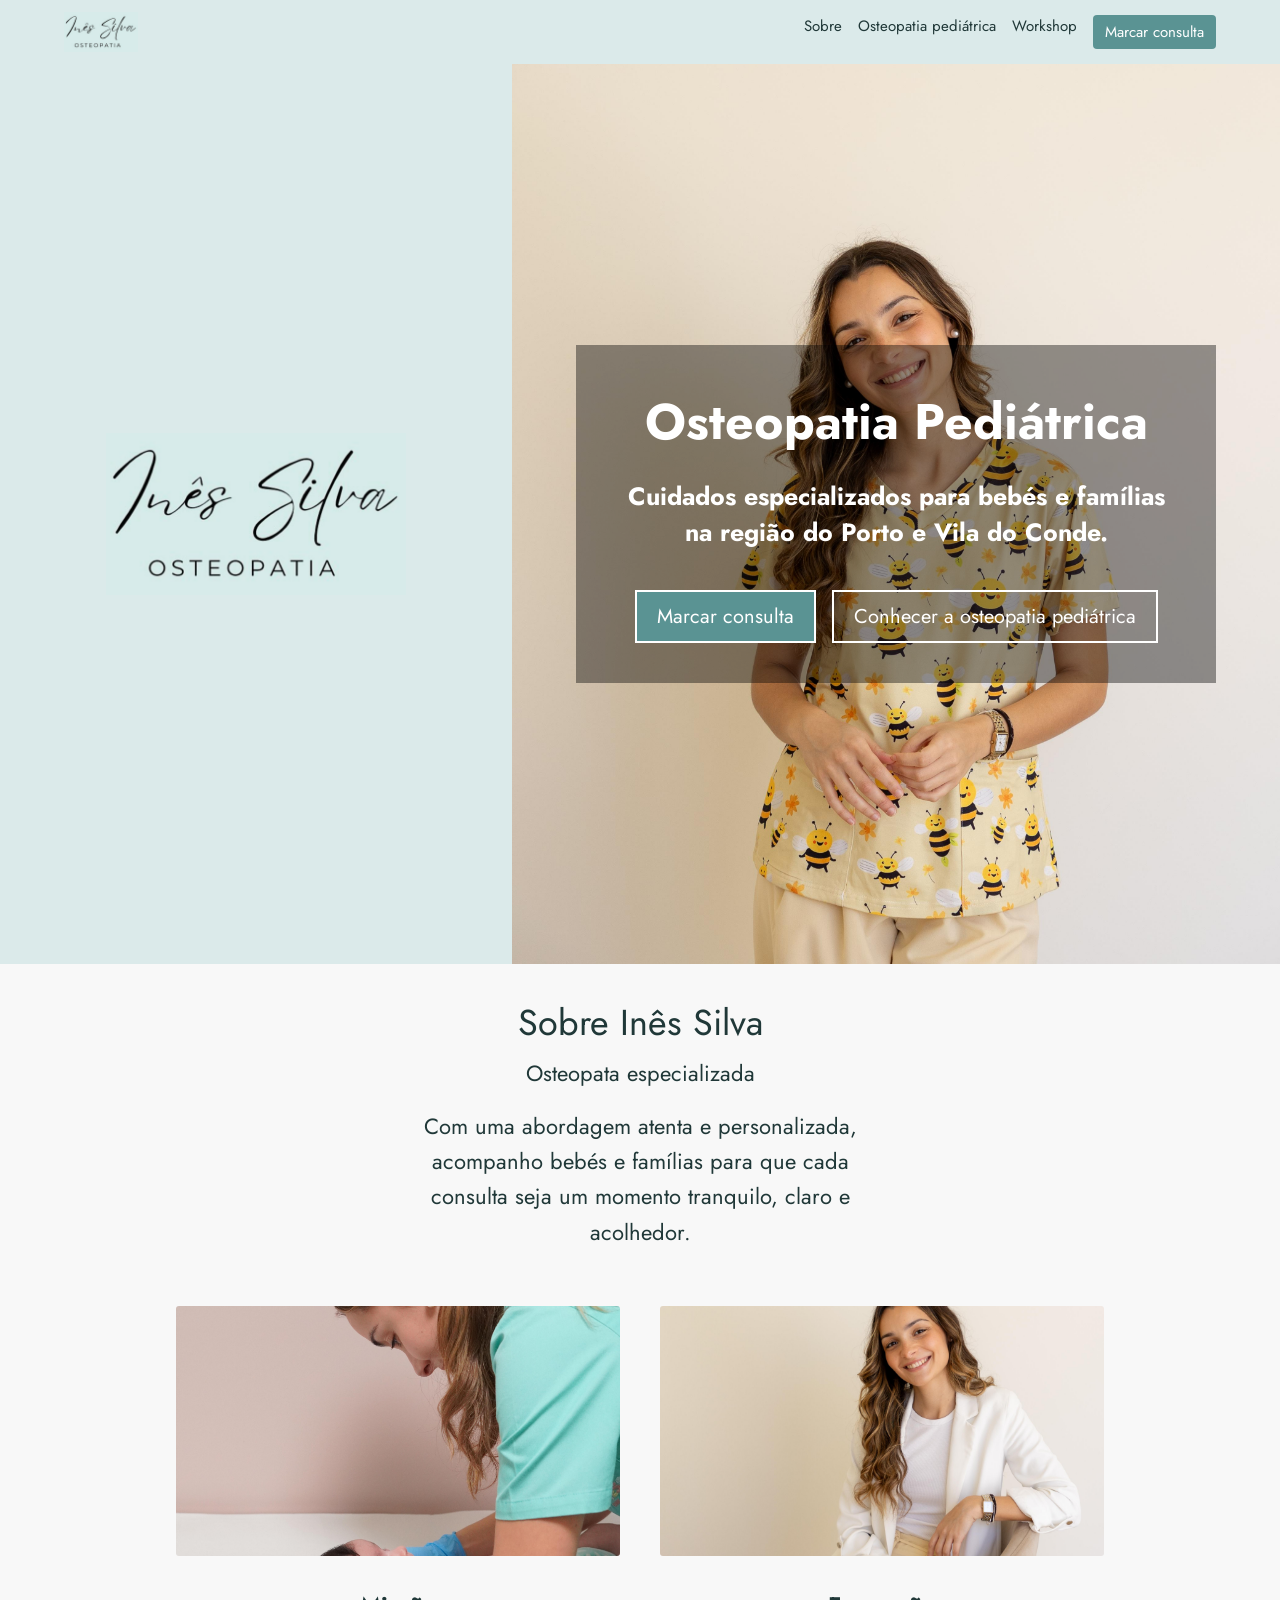
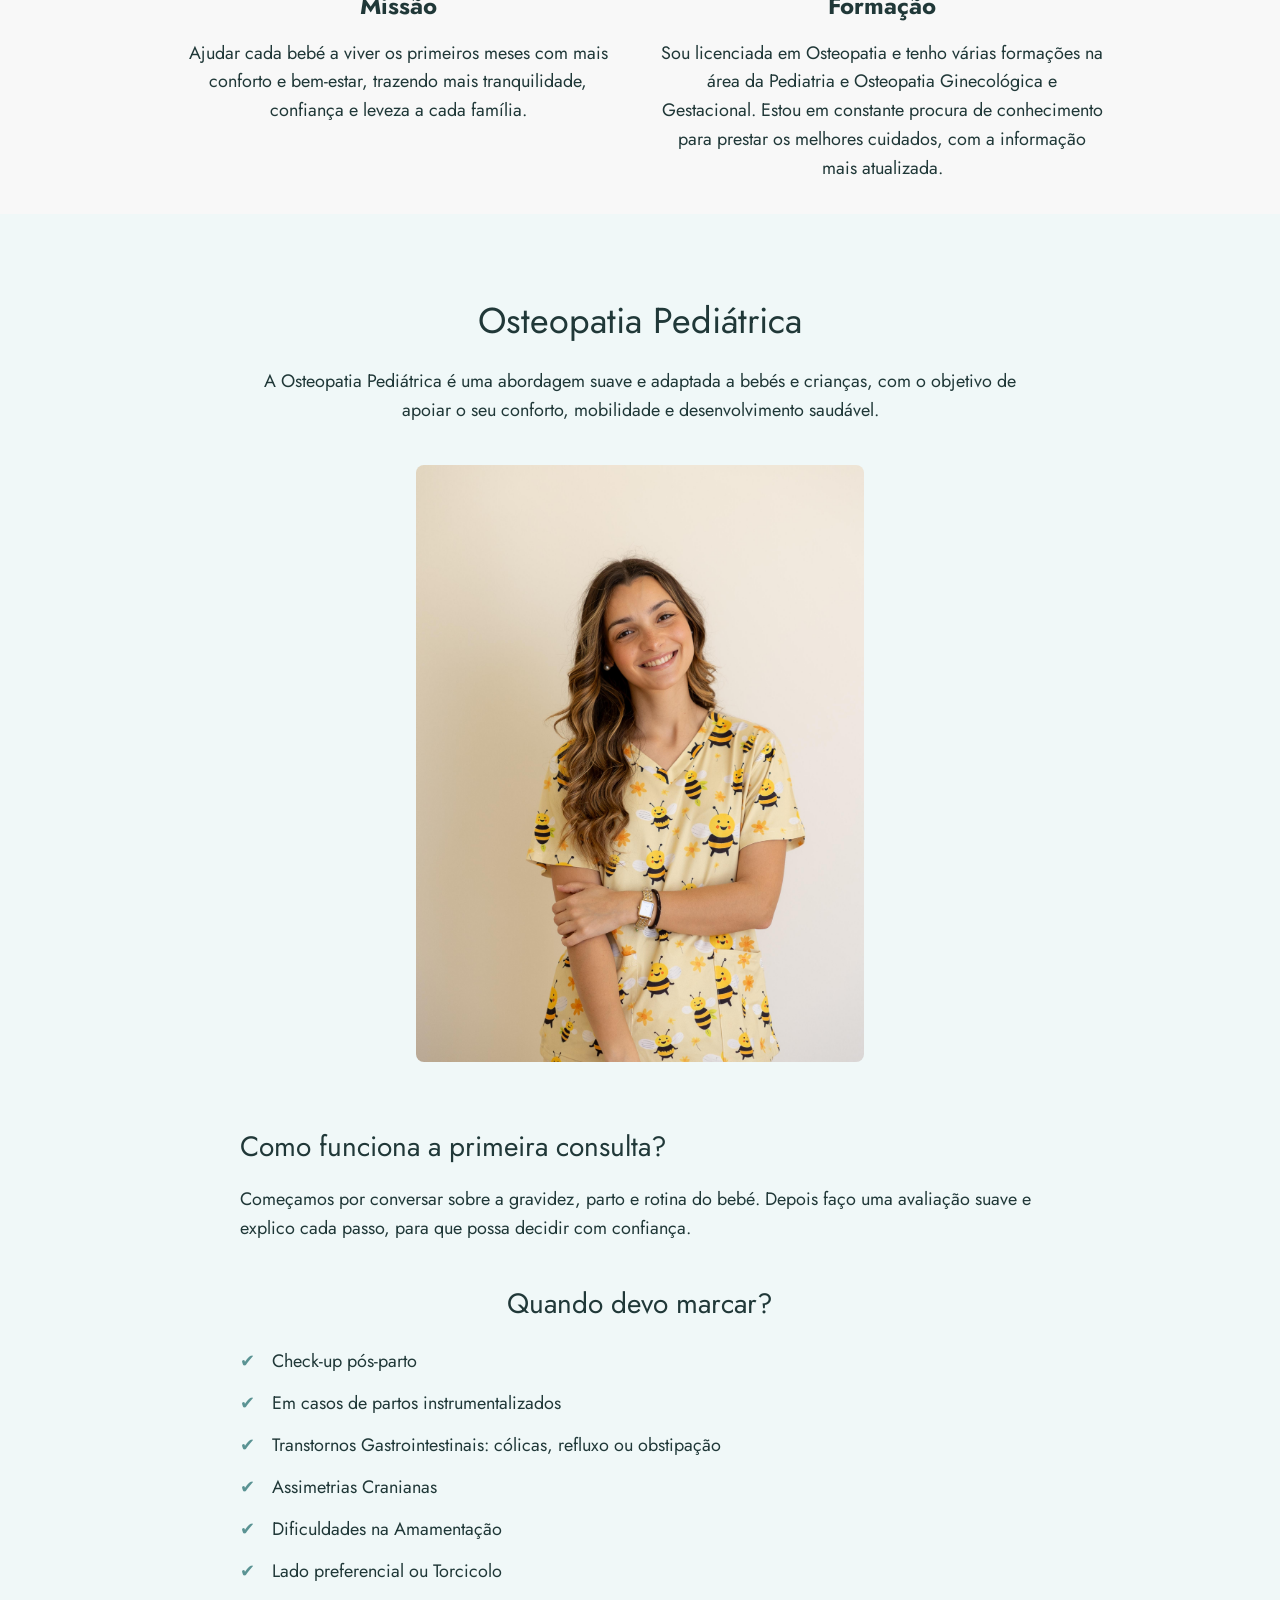
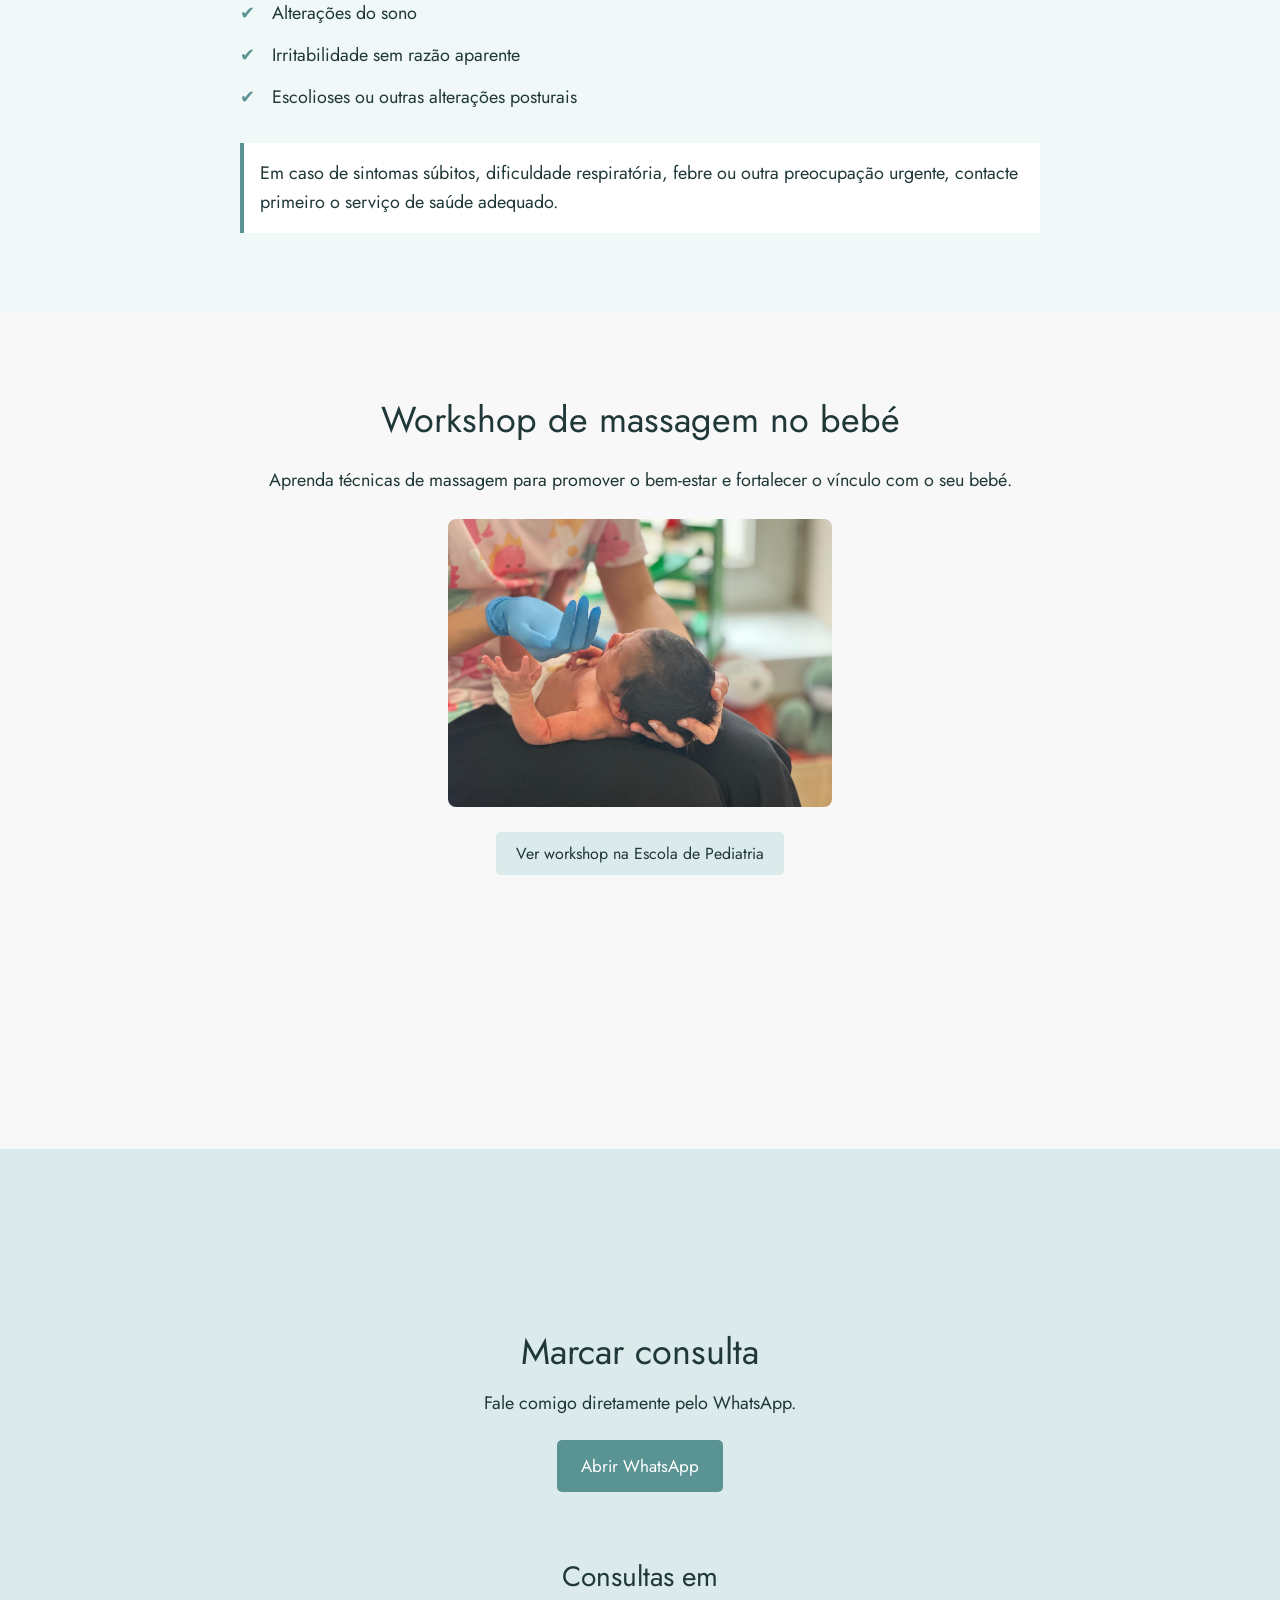
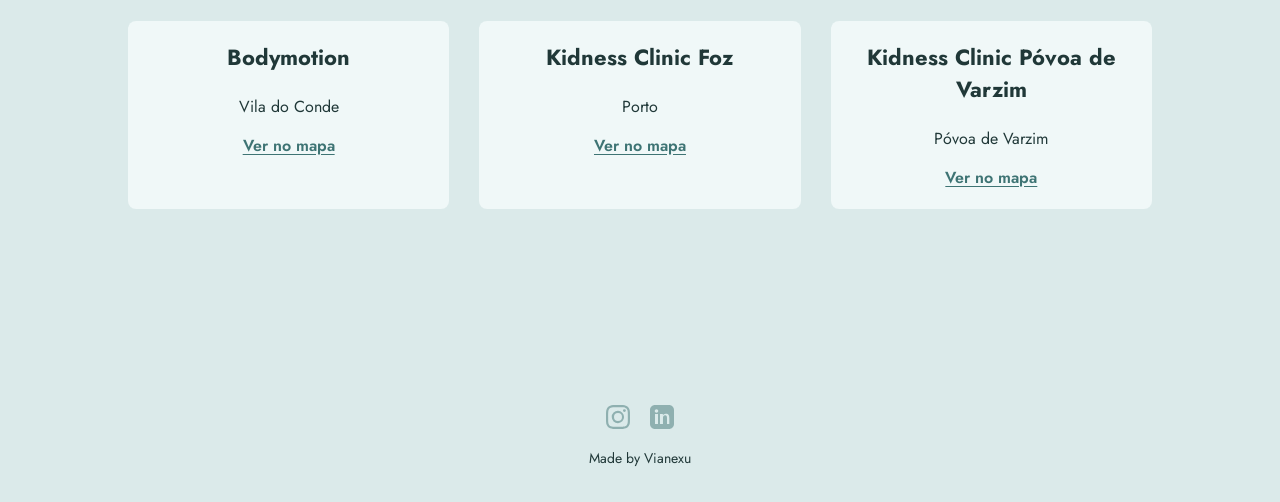
<file: index.html>
<!DOCTYPE html>
<html lang="pt">
    <head>
              <!-- Google tag (gtag.js) -->
        <script async src="https://www.googletagmanager.com/gtag/js?id=G-R0EE7J2ZZ1"></script>
        <script>
          window.dataLayer = window.dataLayer || [];
          function gtag(){dataLayer.push(arguments);}
          gtag('js', new Date());

          gtag('config', 'G-R0EE7J2ZZ1');
        </script>
        <meta charset="UTF-8" />
        <meta name="viewport" content="width=device-width, initial-scale=1.0" />
        <link rel="icon" type="image/png" sizes="16x16" href="assets/images/favicon/favicon_16x16.png">
        <link rel="icon" type="image/png" sizes="32x32" href="assets/images/favicon/favicon_32x32.png">
        <link rel="icon" type="image/png" sizes="48x48" href="assets/images/favicon/favicon_48x48.png">
        <link rel="icon" type="image/png" sizes="64x64" href="assets/images/favicon/favicon_64x64.png">
        <link rel="icon" type="image/png" sizes="96x96" href="assets/images/favicon/favicon_96x96.png">
        <link rel="icon" type="image/png" sizes="128x128" href="assets/images/favicon/favicon_128x128.png">
        <link rel="icon" type="image/png" sizes="256x256" href="assets/images/favicon/favicon_256x256.png">
        <link rel="apple-touch-icon" type="image/png" sizes="128x128" href="assets/images/favicon/apple-touch-icon.png">
        <link rel="stylesheet" href="style.css?v=1.1" />
        <link href='https://fonts.googleapis.com/css?family=Jost' rel='stylesheet'>
        <title>Osteopatia Pediátrica no Porto e Vila do Conde | Inês Silva</title>
        <meta name="description" content="Osteopatia Pediátrica no Porto e Vila do Conde. Marque a sua consulta com Inês Silva, osteopata com formação em pediatria, ginecologia e gestação.">
        <meta name="keywords" content="Osteopatia, Osteopata, Fisioterapia, Saúde infantil, Saúde bebés">
        <meta name="robots" content="index, follow">
    </head>
<body>
  <a class="skip-link" href="#main-content">Saltar para o conteúdo</a>
  <header class="site-header">
    <a class="brand-link" href="#top" aria-label="Inês Silva Osteopata - início">
      <img class="header-logo" src="assets/images/inesosteologo.png" alt="Inês Silva Osteopata">
    </a>
    <button class="menu-toggle" type="button" aria-expanded="false" aria-controls="primary-nav" aria-label="Abrir menu de navegação">
      <span class="menu-toggle-icon" aria-hidden="true">
        <span></span>
        <span></span>
        <span></span>
      </span>
    </button>
    <nav id="primary-nav" aria-label="Navegação principal">
      <a href="#about">Sobre</a>
      <a href="#pediatrica">Osteopatia pediátrica</a>
      <a href="#workshop">Workshop</a>
      <a class="nav-contact" href="#contact">Marcar consulta</a>
    </nav>
  </header>
  <div id="top"></div>
  <div class="landing-container">
  <div id="title">
    <div class="int">
      <img class="logo" src="assets/images/inesosteologo.png" alt="Inês Silva Osteopata">
    </div>
  </div>

  <div id="imagelanding">
    <div class="int">
      <h1>Osteopatia Pediátrica</h1>
      <h2>Cuidados especializados para bebés e famílias na região do Porto e Vila do Conde.</h2>
      <div class="hero-actions">
        <a class="hero-primary" href="#contact">Marcar consulta</a>
        <a class="hero-secondary" href="#pediatrica">Conhecer a osteopatia pediátrica</a>
      </div>
    </div>
  </div>
  </div>

  <main id="main-content">
  <section id="about">
    <div class="about-content">
      <div class="about-copy">
        <h2>Sobre Inês Silva</h2>
        <p class="about-role">Osteopata especializada</p>
        <p>Com uma abordagem atenta e personalizada, acompanho bebés e famílias para que cada consulta seja um momento tranquilo, claro e acolhedor.</p>
      </div>
    </div>
    <div class="about-highlights">
      <div class="column">
        <img class="columnimagecontainer mission-photo" src="assets/images/Ines-baby-pic.jpeg" alt="Inês Silva, osteopata pediátrica">
        <h3>Missão</h3>
        <p>Ajudar cada bebé a viver os primeiros meses com mais conforto e bem-estar, trazendo mais tranquilidade, confiança e leveza a cada família.</p>
      </div>
      <div class="column">
        <img class="columnimagecontainer training-photo" src="assets/images/Ines-profile-pic.jpeg" alt="Inês Silva">
        <h3>Formação</h3>
        <p>Sou licenciada em Osteopatia e tenho várias formações na área da Pediatria e Osteopatia Ginecológica e Gestacional. Estou em constante procura de conhecimento para prestar os melhores cuidados, com a informação mais atualizada.</p>
      </div>
    </div>
  </section>
    <div id="pediatrica">
      <div class="section-intro">
        <h2>Osteopatia Pediátrica</h2>
        <p>
          A Osteopatia Pediátrica é uma abordagem suave e adaptada a bebés e crianças, com o objetivo de apoiar o seu conforto, mobilidade e desenvolvimento saudável.
        </p>
      </div>
      <img class="content-photo treatment-photo" src="assets/images/Ines-profile-pic3.jpeg" alt="Consulta de osteopatia pediátrica">
      <div class="first-visit">
        <h3>Como funciona a primeira consulta?</h3>
        <p>Começamos por conversar sobre a gravidez, parto e rotina do bebé. Depois faço uma avaliação suave e explico cada passo, para que possa decidir com confiança.</p>
      </div>
      <div class="reasons-container">
        <h3>Quando devo marcar?</h3>
        <ul class="reason-list">
          <li>Check-up pós-parto</li>
          <li>Em casos de partos instrumentalizados</li>
          <li>Transtornos Gastrointestinais: cólicas, refluxo ou obstipação</li>
          <li>Assimetrias Cranianas</li>
          <li>Dificuldades na Amamentação</li>
          <li>Lado preferencial ou Torcicolo</li>
          <li>Alterações do sono</li>
          <li>Irritabilidade sem razão aparente</li>
          <li>Escolioses ou outras alterações posturais</li>
        </ul>
        <p class="clinical-note">Em caso de sintomas súbitos, dificuldade respiratória, febre ou outra preocupação urgente, contacte primeiro o serviço de saúde adequado.</p>
      </div>
    </div>
    <div id="workshop">
      <h2>Workshop de massagem no bebé</h2>
      <p>Aprenda técnicas de massagem para promover o bem-estar e fortalecer o vínculo com o seu bebé.</p>
      <img class="content-photo workshop-photo" src="assets/images/Ines-baby-pic2.jpeg" alt="Inês Silva num ambiente infantil">
      <a href="https://escolapediatria.pt/curso/massagem-bebe/" target="_blank" rel="noopener noreferrer">Ver workshop na Escola de Pediatria</a>
    </div>
    <div id="contact">
      <div class="contact-cta">
        <h2>Marcar consulta</h2>
        <p>Fale comigo diretamente pelo WhatsApp.</p>
        <a class="whatsapp-button" href="https://wa.me/351937951232?text=Ol%C3%A1%20In%C3%AAs%2C%20gostaria%20de%20marcar%20uma%20consulta." target="_blank" rel="noopener noreferrer">Abrir WhatsApp</a>
      </div>
      <div class="contact-locations">
      <h3 class="locations-title">Consultas em</h3>
      <div class="contact-container">
        <a class="contact-card" href="https://www.google.com/maps/search/?api=1&amp;query=Travessa+Bernardino+Craveiro+152%2C+4480-721+Vila+do+Conde" target="_blank" rel="noopener noreferrer">
          <h3>Bodymotion</h3>
          <p>Vila do Conde</p>
          <span>Ver no mapa</span>
        </a>
        <a class="contact-card" href="https://www.google.com/maps/search/?api=1&amp;query=Rua+do+Marechal+Saldanha+512%2C+4150-652+Porto" target="_blank" rel="noopener noreferrer">
          <h3>Kidness Clinic Foz</h3>
          <p>Porto</p>
          <span>Ver no mapa</span>
        </a>
        <a class="contact-card" href="https://www.google.com/maps/search/?api=1&amp;query=Rua+Doutor+Josue+Trocado+293%2C+4490-618+Povoa+de+Varzim" target="_blank" rel="noopener noreferrer">
          <h3>Kidness Clinic Póvoa de Varzim</h3>
          <p>Póvoa de Varzim</p>
          <span>Ver no mapa</span>
        </a>
      </div>
      </div>
    </div>
  </main>

    <footer>
      <div class="social-icons">
        <a href="https://www.instagram.com/inesilva.osteo/" target="_blank" aria-label="Instagram">
          <img src="assets/images/instagram-colored.svg" alt="Instagram" />
        </a>
        <a href="https://www.linkedin.com/in/in%C3%AAs-silva-29377724b?lipi=urn%3Ali%3Apage%3Ad_flagship3_profile_view_base_contact_details%3B3iU5I9j4TQedfZP7LesEOQ%3D%3D" target="_blank" aria-label="LinkedIn">
          <img src="assets/images/linkedin-colored.svg" alt="LinkedIn" />
        </a>
      </div>
      <p>Made by Vianexu</p>
    </footer>
  <script>
    if (!["localhost", "127.0.0.1"].includes(window.location.hostname)) {
      const cookiebot = document.createElement("script");
      cookiebot.id = "Cookiebot";
      cookiebot.src = "https://consent.cookiebot.com/uc.js";
      cookiebot.dataset.cbid = "4398b777-5034-46cb-8dd5-744858eee3b1";
      cookiebot.type = "text/javascript";
      cookiebot.async = true;
      document.head.append(cookiebot);
    }
  </script>
  <script src="index.js?v=1.2"></script>
  <script type="application/ld+json">
    {
  "@context": "https://schema.org",
  "@type": "Organization",
  "name": "Ines Osteopata",
  "url": "https://inesosteopata.com/",
  "logo": "https://inesosteopata.com/assets/images/inesosteologo.png",
  "sameAs": [
    "https://www.instagram.com/inesilva.osteo/",
    "https://www.linkedin.com/in/in%C3%AAs-silva-29377724b?lipi=urn%3Ali%3Apage%3Ad_flagship3_profile_view_base_contact_details%3B3iU5I9j4TQedfZP7LesEOQ%3D%3D"]
}
</script>
  </body>
</html>
</file>
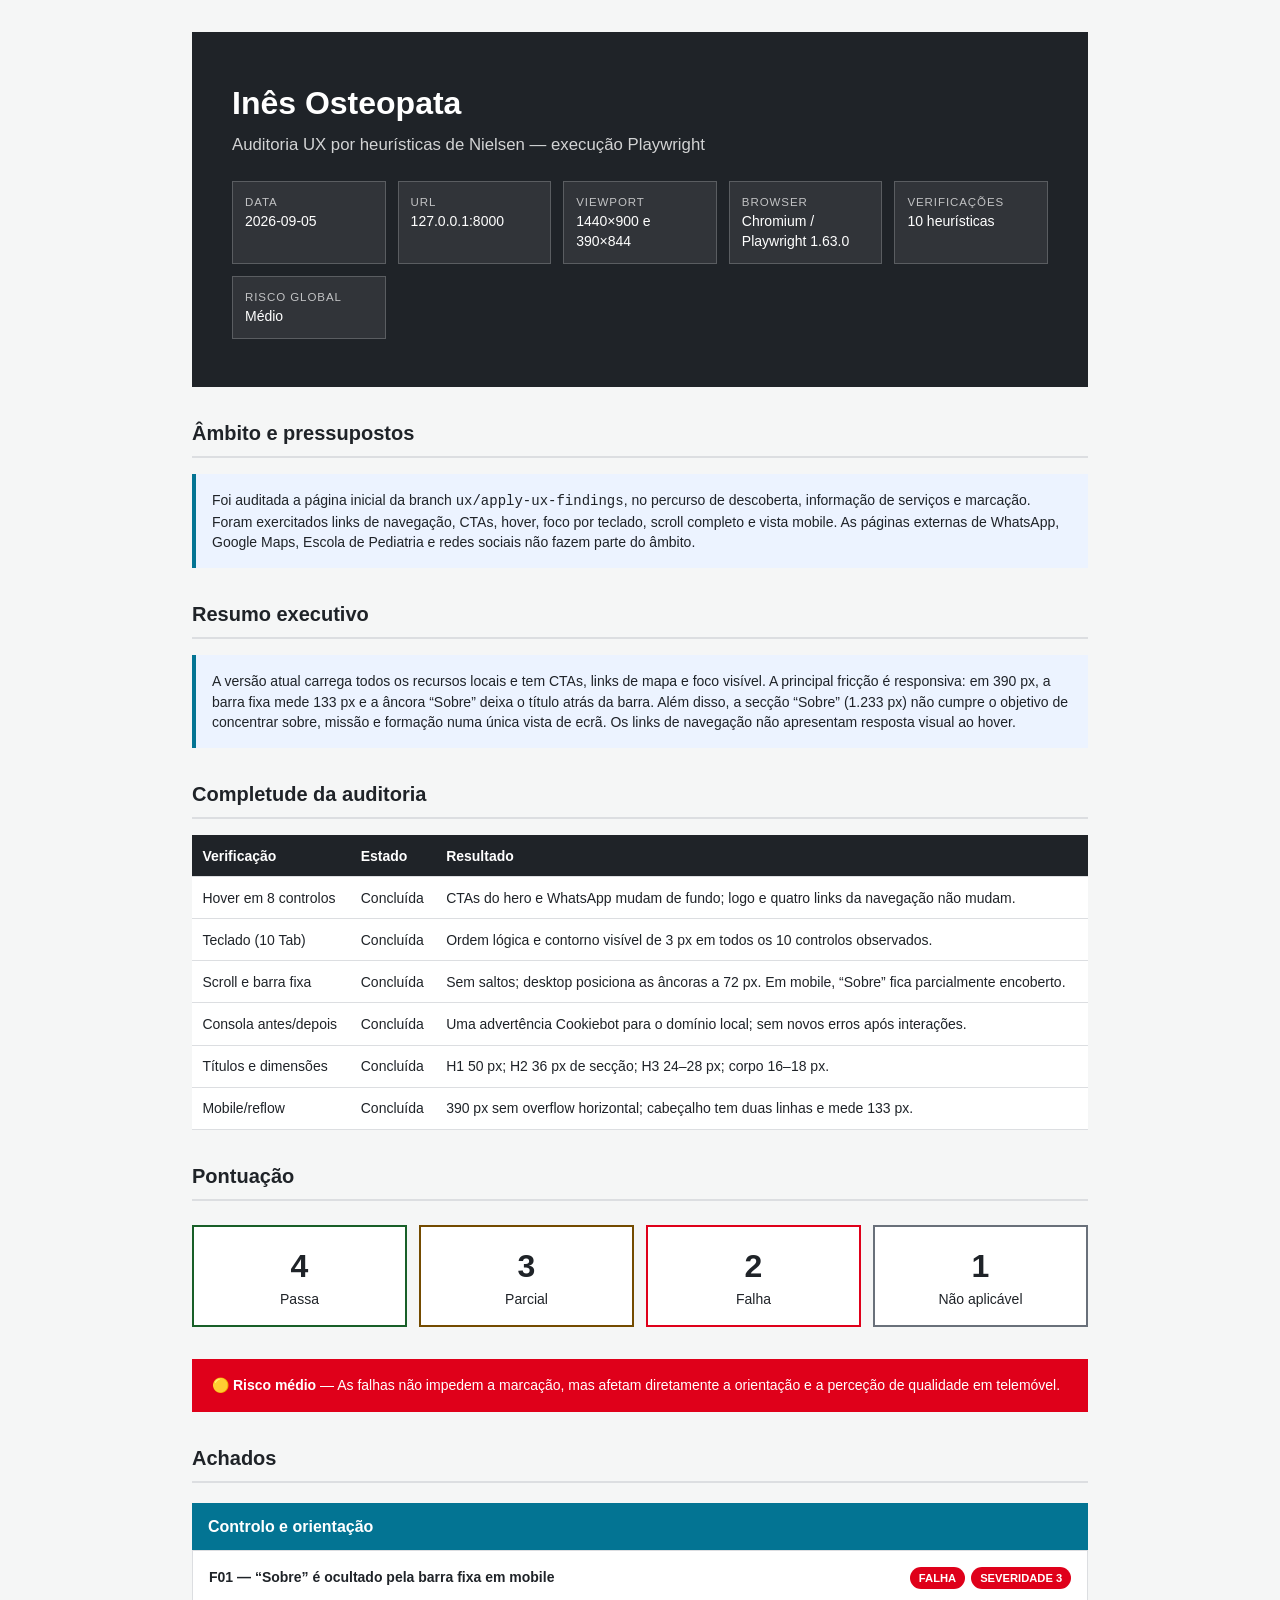
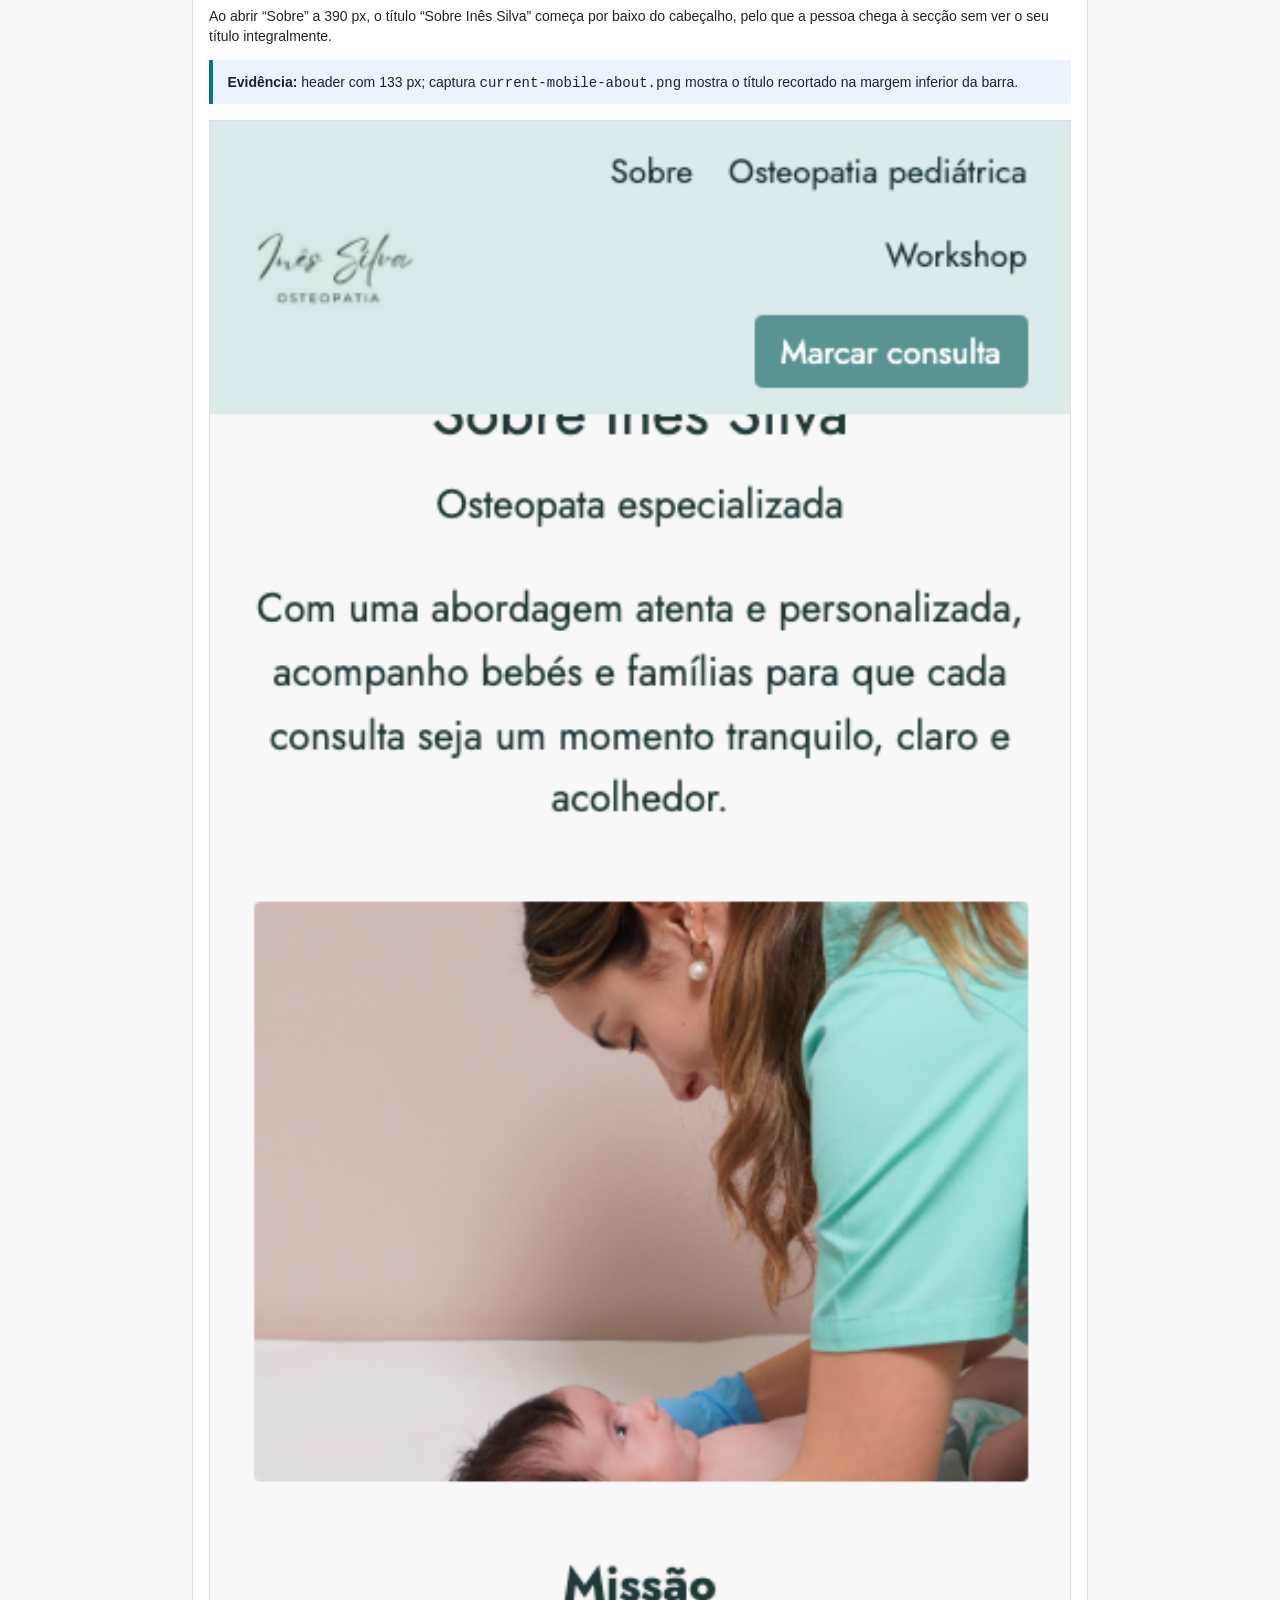
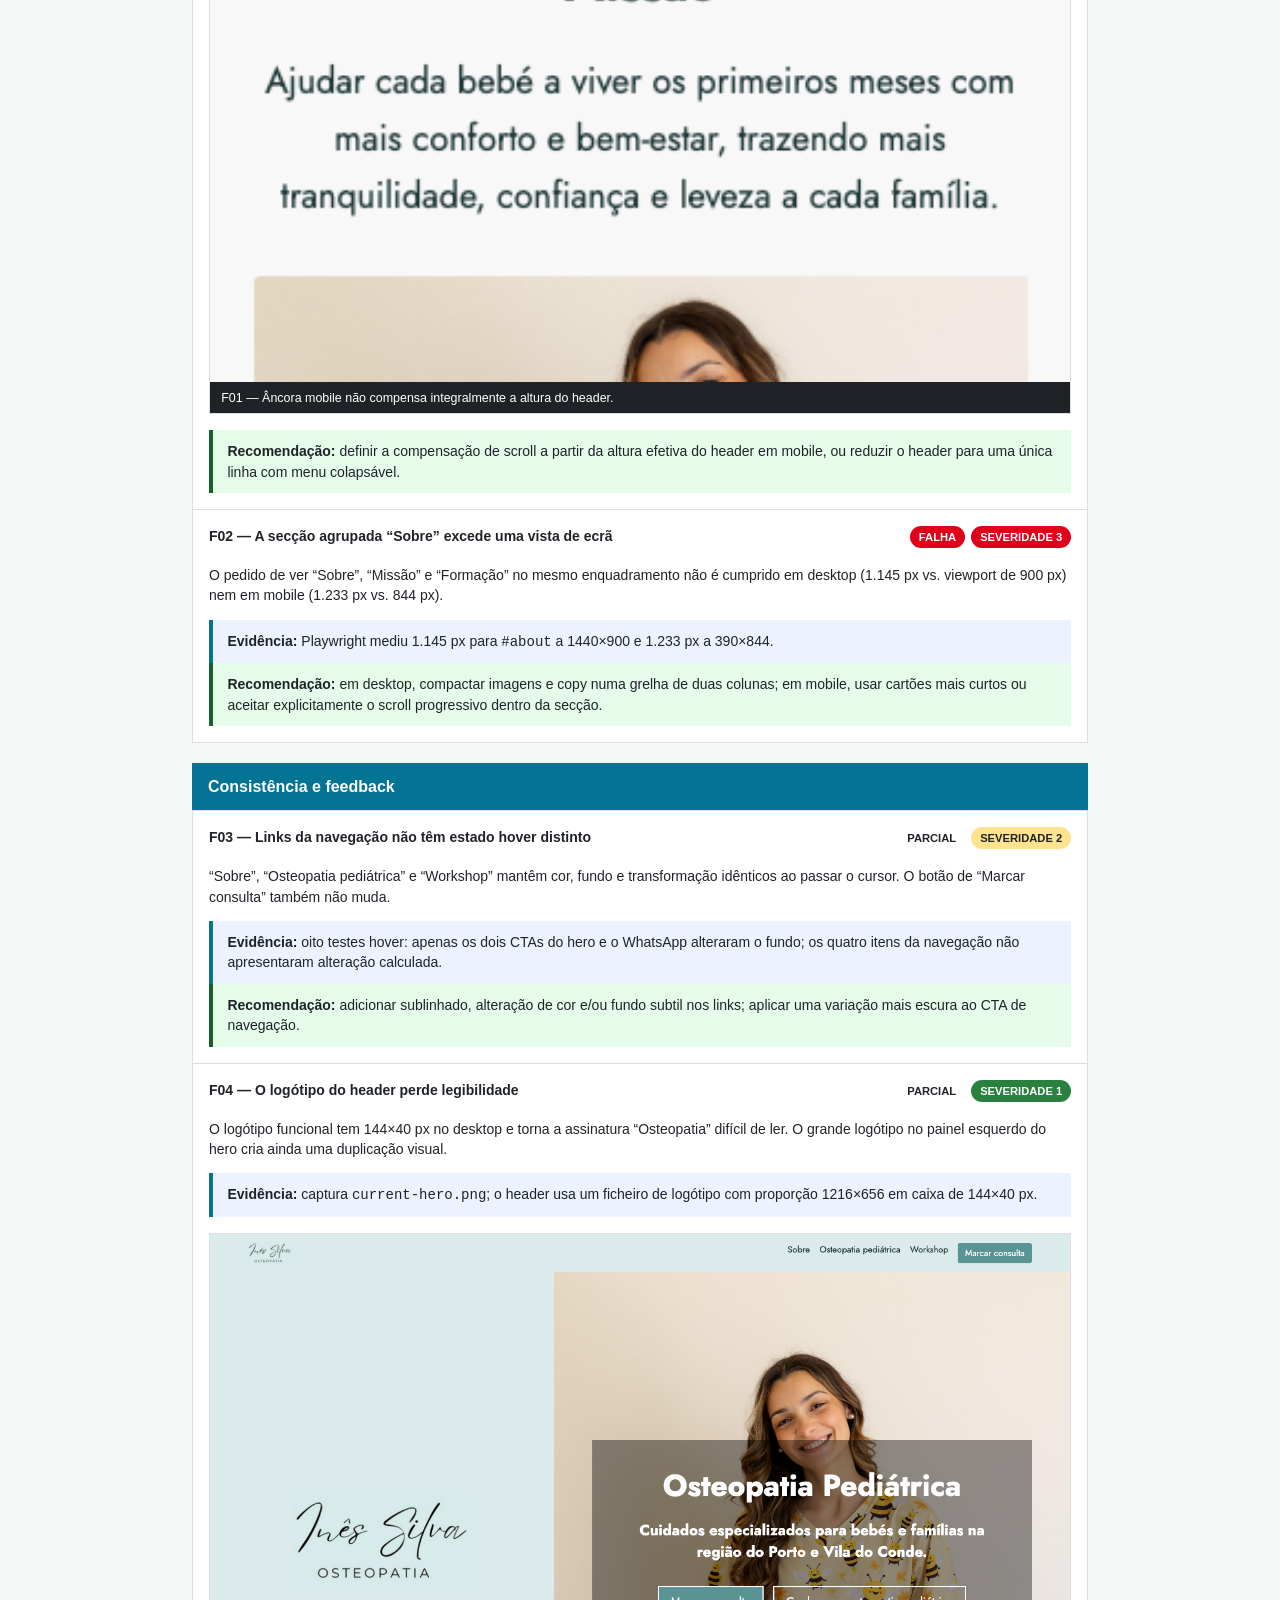
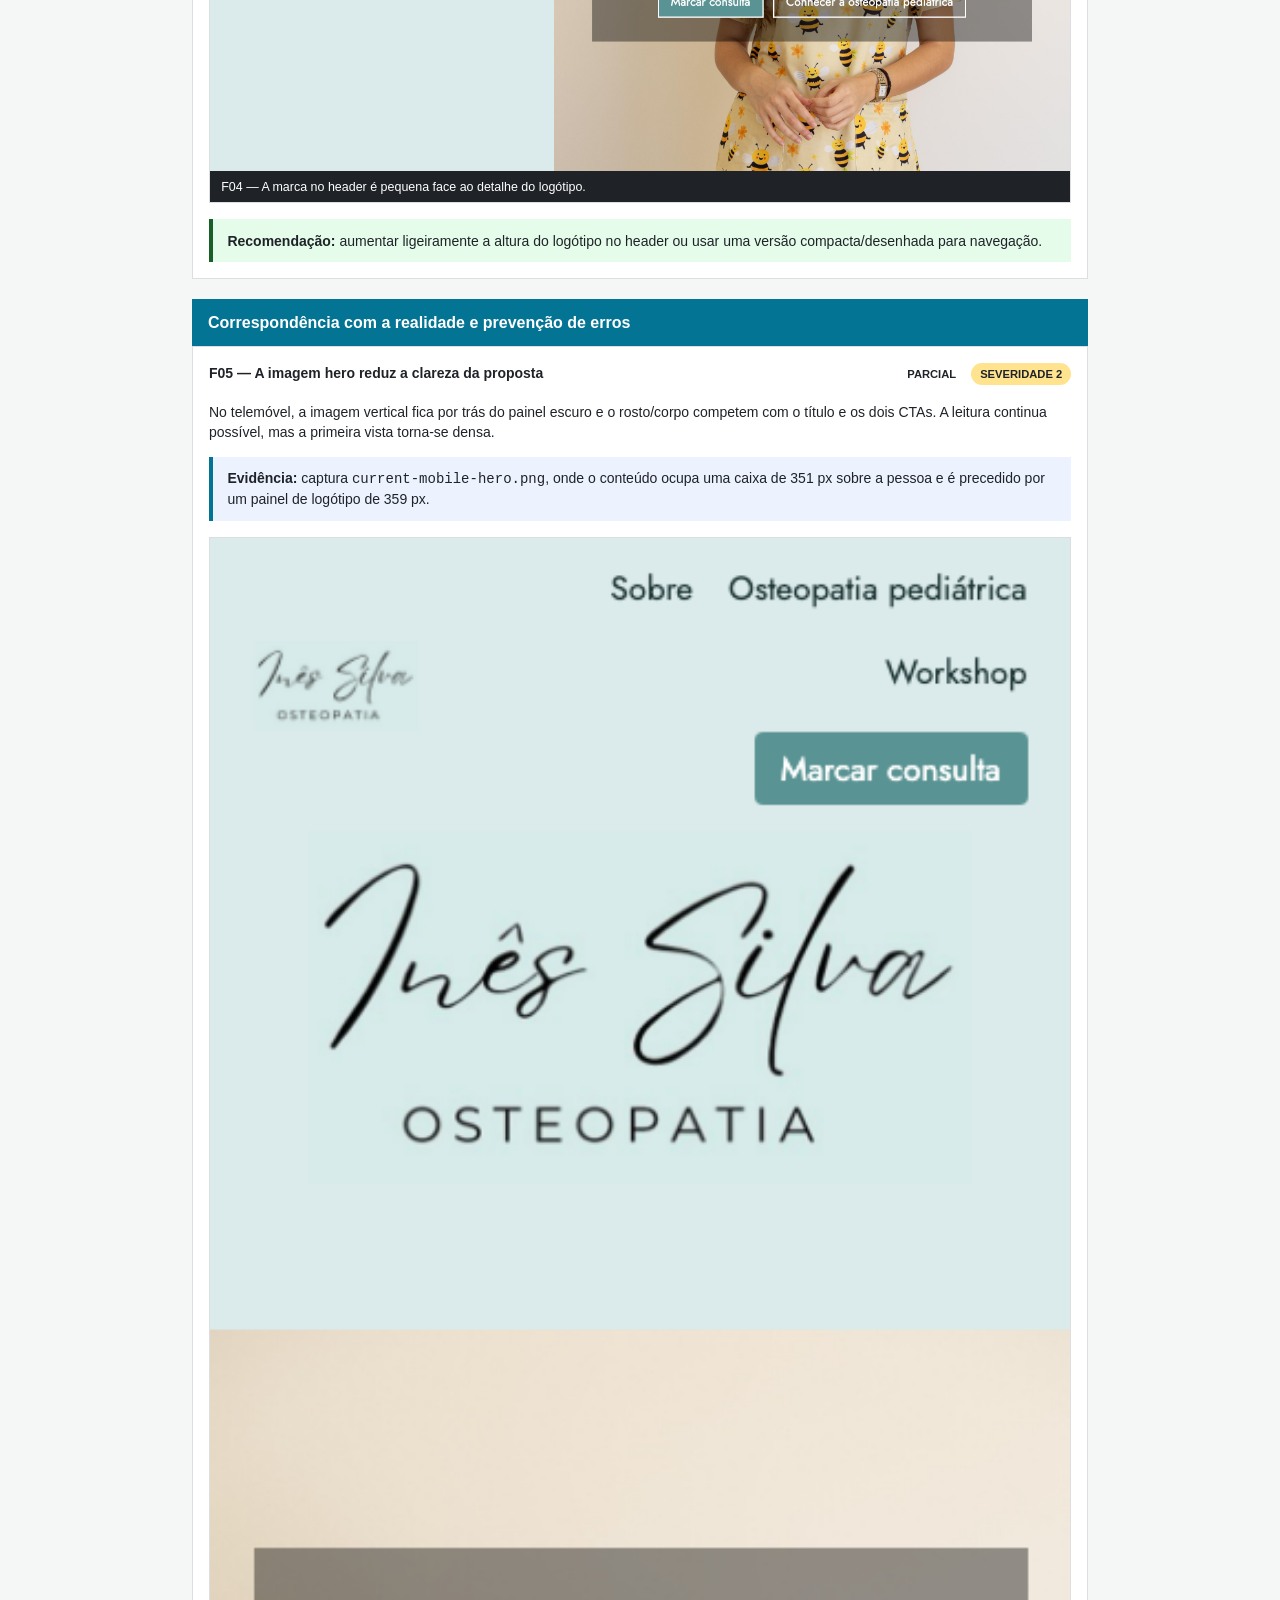
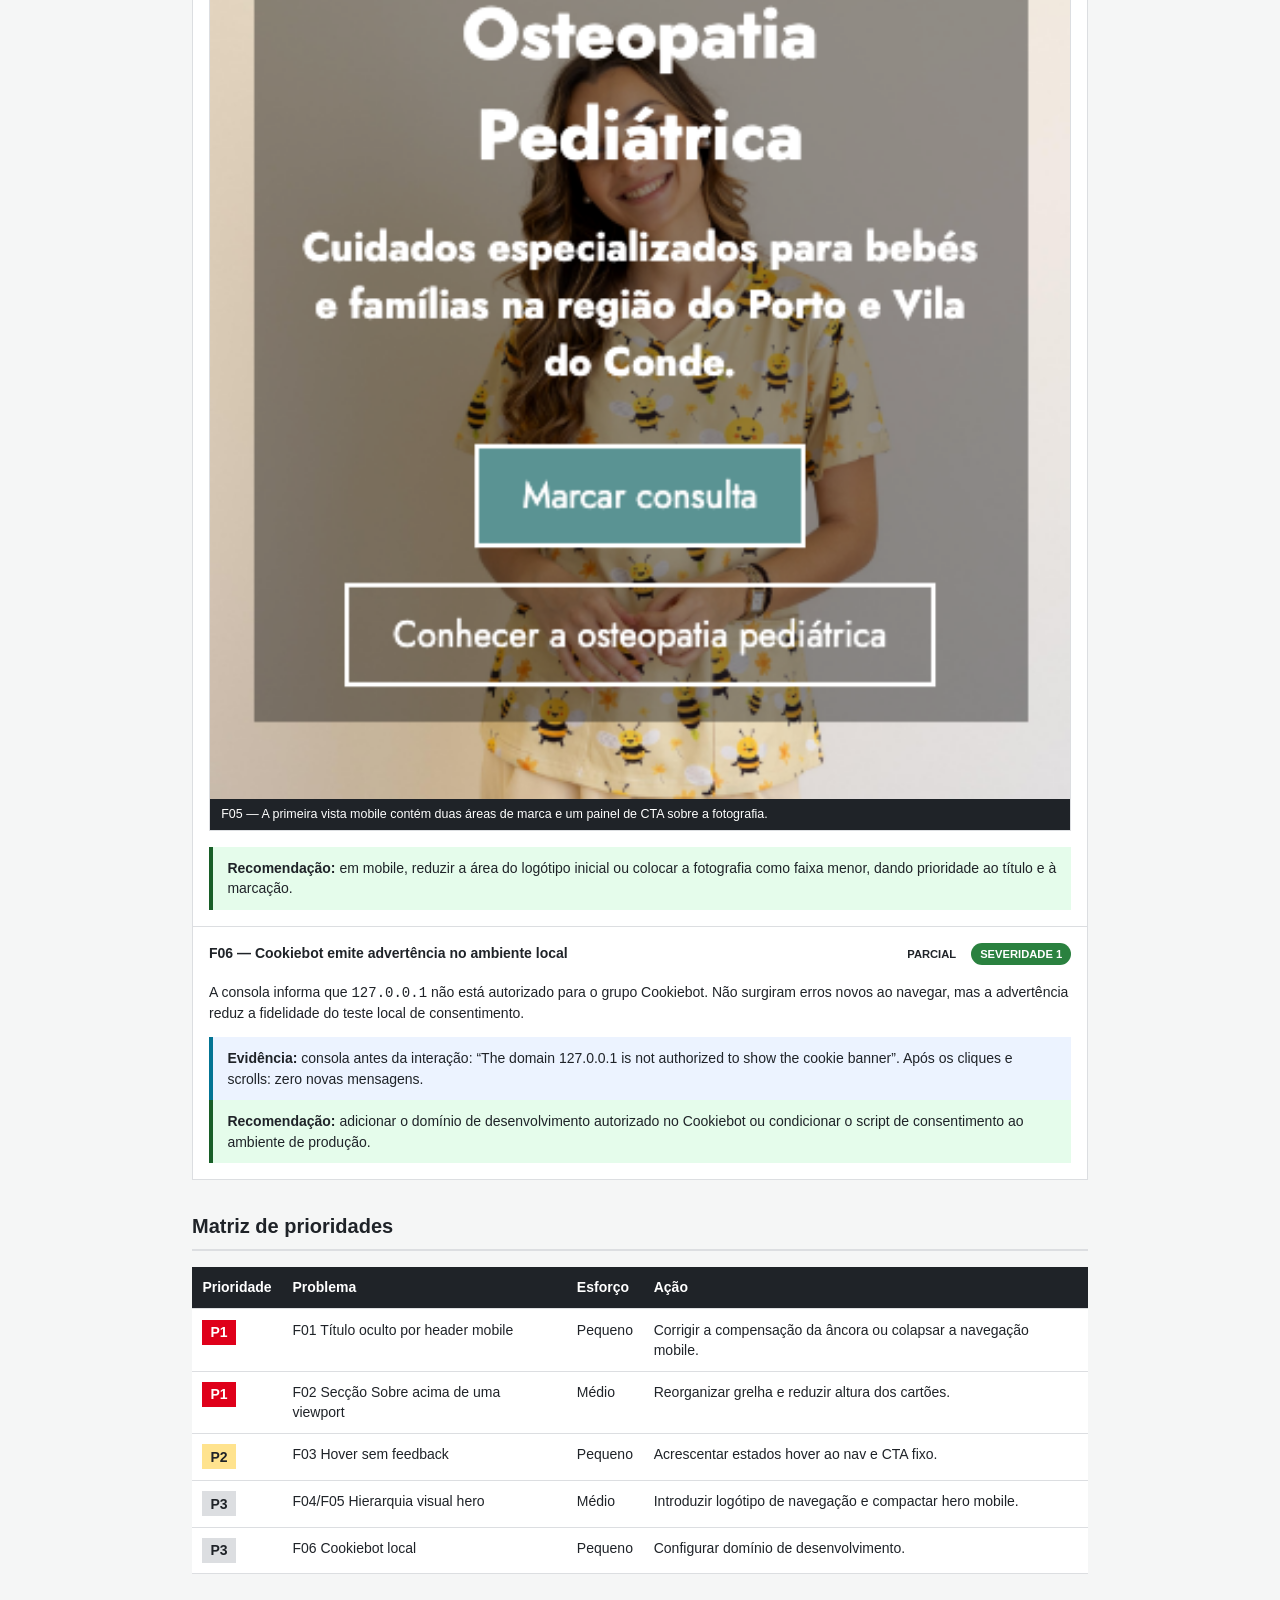
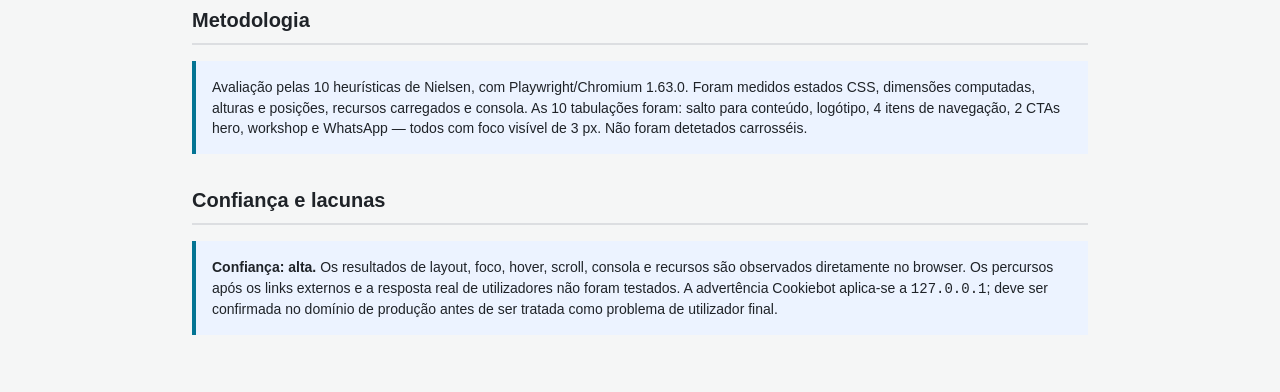
<file: reports/ux-designer/ines-osteopata-playwright-ux-audit-report.html>
<!doctype html>
<html lang="pt-PT">
<head>
  <meta charset="utf-8">
  <meta name="viewport" content="width=device-width, initial-scale=1">
  <title>Inês Osteopata — Auditoria UX com Playwright</title>
  <style>
    @page { size:A4; margin:1.5cm; }
    :root { --page:#f5f6f6; --base:#fff; --ink:#1f2328; --muted:#69707a; --line:#dcdee1; --ocean:#037493; --info:#ecf3ff; --positive:#e5fceb; --warning:#fff7de; --warning-ink:#744b00; --critical:#df001a; --critical-bg:#ffefef; --success:#185f28; }
    * { box-sizing:border-box; } body { margin:0; background:var(--page); color:var(--ink); font:14px/1.45 -apple-system,BlinkMacSystemFont,"Segoe UI",sans-serif; } main { max-width:960px; margin:auto; padding:2rem; } h1,h2,h3,h4,p { margin-top:0; } h2 { margin-bottom:1rem; padding-bottom:.5rem; border-bottom:2px solid var(--line); font-size:1.25rem; } .cover { padding:3rem 2.5rem; background:var(--ink); color:#fff; page-break-after:always; } .cover h1 { margin-bottom:.4rem; font-size:2rem; } .subtitle { opacity:.8; font-size:1.05rem; } .meta,.scores { display:grid; grid-template-columns:repeat(auto-fit,minmax(130px,1fr)); gap:.75rem; margin-top:1.5rem; } .meta div { padding:.75rem; border:1px solid #ffffff33; background:#ffffff14; } .label { display:block; opacity:.7; font-size:.72rem; text-transform:uppercase; letter-spacing:.08em; } section { margin:2rem 0; } .panel { padding:1rem; border-left:4px solid var(--ocean); background:var(--info); } .risk { padding:1rem 1.25rem; color:#fff; background:var(--critical); } .score { padding:1rem; border:2px solid var(--line); background:var(--base); text-align:center; } .score strong { display:block; font-size:2rem; } .pass { border-color:var(--success); } .partial { border-color:var(--warning-ink); } .fail { border-color:var(--critical); } .unknown { border-color:var(--muted); } table { width:100%; border-collapse:collapse; background:var(--base); } th { background:var(--ink); color:#fff; text-align:left; } th,td { padding:.65rem; border-bottom:1px solid var(--line); vertical-align:top; } .category { margin:1.25rem 0; } .category > h3 { margin:0; padding:.75rem 1rem; background:var(--ocean); color:#fff; font-size:1rem; } .finding { padding:1rem; border:1px solid var(--line); background:var(--base); } .finding + .finding { border-top:0; } .badges { float:right; display:flex; gap:.4rem; } .badge { padding:.18rem .55rem; border-radius:999px; font-size:.7rem; font-weight:700; text-transform:uppercase; } .medium { background:#ffe38e; color:var(--ink); } .high,.fail-badge { background:var(--critical); color:#fff; } .low { background:#2a813f; color:#fff; } .evidence { padding:.7rem .9rem; border-left:4px solid var(--ocean); background:var(--info); } .recommendation { padding:.7rem .9rem; border-left:4px solid var(--success); background:var(--positive); } .screenshot { margin:1rem 0; border:1px solid var(--line); } .screenshot img { display:block; width:100%; } .caption { padding:.4rem .7rem; background:var(--ink); color:#fff; font-size:.78rem; } .priority { display:inline-block; padding:.15rem .5rem; font-weight:700; } .p1 { background:var(--critical); color:#fff; } .p2 { background:#ffe38e; } .p3 { background:var(--line); } .small { color:var(--muted); font-size:.9rem; } @media print { .page-break { page-break-before:always; } }
  </style>
</head>
<body><main>
  <header class="cover">
    <h1>Inês Osteopata</h1>
    <p class="subtitle">Auditoria UX por heurísticas de Nielsen — execução Playwright</p>
    <div class="meta">
      <div><span class="label">Data</span>2026-09-05</div>
      <div><span class="label">URL</span>127.0.0.1:8000</div>
      <div><span class="label">Viewport</span>1440×900 e 390×844</div>
      <div><span class="label">Browser</span>Chromium / Playwright 1.63.0</div>
      <div><span class="label">Verificações</span>10 heurísticas</div>
      <div><span class="label">Risco global</span>Médio</div>
    </div>
  </header>

  <section><h2>Âmbito e pressupostos</h2><div class="panel">Foi auditada a página inicial da branch <code>ux/apply-ux-findings</code>, no percurso de descoberta, informação de serviços e marcação. Foram exercitados links de navegação, CTAs, hover, foco por teclado, scroll completo e vista mobile. As páginas externas de WhatsApp, Google Maps, Escola de Pediatria e redes sociais não fazem parte do âmbito.</div></section>
  <section><h2>Resumo executivo</h2><div class="panel">A versão atual carrega todos os recursos locais e tem CTAs, links de mapa e foco visível. A principal fricção é responsiva: em 390 px, a barra fixa mede 133 px e a âncora “Sobre” deixa o título atrás da barra. Além disso, a secção “Sobre” (1.233 px) não cumpre o objetivo de concentrar sobre, missão e formação numa única vista de ecrã. Os links de navegação não apresentam resposta visual ao hover.</div></section>
  <section><h2>Completude da auditoria</h2><table><thead><tr><th>Verificação</th><th>Estado</th><th>Resultado</th></tr></thead><tbody>
    <tr><td>Hover em 8 controlos</td><td>Concluída</td><td>CTAs do hero e WhatsApp mudam de fundo; logo e quatro links da navegação não mudam.</td></tr>
    <tr><td>Teclado (10 Tab)</td><td>Concluída</td><td>Ordem lógica e contorno visível de 3 px em todos os 10 controlos observados.</td></tr>
    <tr><td>Scroll e barra fixa</td><td>Concluída</td><td>Sem saltos; desktop posiciona as âncoras a 72 px. Em mobile, “Sobre” fica parcialmente encoberto.</td></tr>
    <tr><td>Consola antes/depois</td><td>Concluída</td><td>Uma advertência Cookiebot para o domínio local; sem novos erros após interações.</td></tr>
    <tr><td>Títulos e dimensões</td><td>Concluída</td><td>H1 50 px; H2 36 px de secção; H3 24–28 px; corpo 16–18 px.</td></tr>
    <tr><td>Mobile/reflow</td><td>Concluída</td><td>390 px sem overflow horizontal; cabeçalho tem duas linhas e mede 133 px.</td></tr>
  </tbody></table></section>
  <section><h2>Pontuação</h2><div class="scores"><div class="score pass"><strong>4</strong>Passa</div><div class="score partial"><strong>3</strong>Parcial</div><div class="score fail"><strong>2</strong>Falha</div><div class="score unknown"><strong>1</strong>Não aplicável</div></div></section>
  <aside class="risk"><strong>🟡 Risco médio</strong> — As falhas não impedem a marcação, mas afetam diretamente a orientação e a perceção de qualidade em telemóvel.</aside>

  <section><h2>Achados</h2>
    <div class="category"><h3>Controlo e orientação</h3>
      <article class="finding"><div class="badges"><span class="badge fail-badge">Falha</span><span class="badge high">Severidade 3</span></div><h4>F01 — “Sobre” é ocultado pela barra fixa em mobile</h4><p>Ao abrir “Sobre” a 390 px, o título “Sobre Inês Silva” começa por baixo do cabeçalho, pelo que a pessoa chega à secção sem ver o seu título integralmente.</p><div class="evidence"><strong>Evidência:</strong> header com 133 px; captura <code>current-mobile-about.png</code> mostra o título recortado na margem inferior da barra.</div><div class="screenshot"><img src="screenshots/current-mobile-about.png" alt="Secção Sobre em telemóvel com título parcialmente tapado pela barra fixa"><div class="caption">F01 — Âncora mobile não compensa integralmente a altura do header.</div></div><div class="recommendation"><strong>Recomendação:</strong> definir a compensação de scroll a partir da altura efetiva do header em mobile, ou reduzir o header para uma única linha com menu colapsável.</div></article>
      <article class="finding"><div class="badges"><span class="badge fail-badge">Falha</span><span class="badge high">Severidade 3</span></div><h4>F02 — A secção agrupada “Sobre” excede uma vista de ecrã</h4><p>O pedido de ver “Sobre”, “Missão” e “Formação” no mesmo enquadramento não é cumprido em desktop (1.145 px vs. viewport de 900 px) nem em mobile (1.233 px vs. 844 px).</p><div class="evidence"><strong>Evidência:</strong> Playwright mediu 1.145 px para <code>#about</code> a 1440×900 e 1.233 px a 390×844.</div><div class="recommendation"><strong>Recomendação:</strong> em desktop, compactar imagens e copy numa grelha de duas colunas; em mobile, usar cartões mais curtos ou aceitar explicitamente o scroll progressivo dentro da secção.</div></article>
    </div>
    <div class="category"><h3>Consistência e feedback</h3>
      <article class="finding"><div class="badges"><span class="badge">Parcial</span><span class="badge medium">Severidade 2</span></div><h4>F03 — Links da navegação não têm estado hover distinto</h4><p>“Sobre”, “Osteopatia pediátrica” e “Workshop” mantêm cor, fundo e transformação idênticos ao passar o cursor. O botão de “Marcar consulta” também não muda.</p><div class="evidence"><strong>Evidência:</strong> oito testes hover: apenas os dois CTAs do hero e o WhatsApp alteraram o fundo; os quatro itens da navegação não apresentaram alteração calculada.</div><div class="recommendation"><strong>Recomendação:</strong> adicionar sublinhado, alteração de cor e/ou fundo subtil nos links; aplicar uma variação mais escura ao CTA de navegação.</div></article>
      <article class="finding"><div class="badges"><span class="badge">Parcial</span><span class="badge low">Severidade 1</span></div><h4>F04 — O logótipo do header perde legibilidade</h4><p>O logótipo funcional tem 144×40 px no desktop e torna a assinatura “Osteopatia” difícil de ler. O grande logótipo no painel esquerdo do hero cria ainda uma duplicação visual.</p><div class="evidence"><strong>Evidência:</strong> captura <code>current-hero.png</code>; o header usa um ficheiro de logótipo com proporção 1216×656 em caixa de 144×40 px.</div><div class="screenshot"><img src="screenshots/current-hero.png" alt="Hero desktop com logótipo pequeno no cabeçalho e logótipo grande na coluna lateral"><div class="caption">F04 — A marca no header é pequena face ao detalhe do logótipo.</div></div><div class="recommendation"><strong>Recomendação:</strong> aumentar ligeiramente a altura do logótipo no header ou usar uma versão compacta/desenhada para navegação.</div></article>
    </div>
    <div class="category"><h3>Correspondência com a realidade e prevenção de erros</h3>
      <article class="finding"><div class="badges"><span class="badge">Parcial</span><span class="badge medium">Severidade 2</span></div><h4>F05 — A imagem hero reduz a clareza da proposta</h4><p>No telemóvel, a imagem vertical fica por trás do painel escuro e o rosto/corpo competem com o título e os dois CTAs. A leitura continua possível, mas a primeira vista torna-se densa.</p><div class="evidence"><strong>Evidência:</strong> captura <code>current-mobile-hero.png</code>, onde o conteúdo ocupa uma caixa de 351 px sobre a pessoa e é precedido por um painel de logótipo de 359 px.</div><div class="screenshot"><img src="screenshots/current-mobile-hero.png" alt="Hero mobile com conteúdo sobreposto à fotografia da osteopata"><div class="caption">F05 — A primeira vista mobile contém duas áreas de marca e um painel de CTA sobre a fotografia.</div></div><div class="recommendation"><strong>Recomendação:</strong> em mobile, reduzir a área do logótipo inicial ou colocar a fotografia como faixa menor, dando prioridade ao título e à marcação.</div></article>
      <article class="finding"><div class="badges"><span class="badge">Parcial</span><span class="badge low">Severidade 1</span></div><h4>F06 — Cookiebot emite advertência no ambiente local</h4><p>A consola informa que <code>127.0.0.1</code> não está autorizado para o grupo Cookiebot. Não surgiram erros novos ao navegar, mas a advertência reduz a fidelidade do teste local de consentimento.</p><div class="evidence"><strong>Evidência:</strong> consola antes da interação: “The domain 127.0.0.1 is not authorized to show the cookie banner”. Após os cliques e scrolls: zero novas mensagens.</div><div class="recommendation"><strong>Recomendação:</strong> adicionar o domínio de desenvolvimento autorizado no Cookiebot ou condicionar o script de consentimento ao ambiente de produção.</div></article>
    </div>
  </section>
  <section class="page-break"><h2>Matriz de prioridades</h2><table><thead><tr><th>Prioridade</th><th>Problema</th><th>Esforço</th><th>Ação</th></tr></thead><tbody><tr><td><span class="priority p1">P1</span></td><td>F01 Título oculto por header mobile</td><td>Pequeno</td><td>Corrigir a compensação da âncora ou colapsar a navegação mobile.</td></tr><tr><td><span class="priority p1">P1</span></td><td>F02 Secção Sobre acima de uma viewport</td><td>Médio</td><td>Reorganizar grelha e reduzir altura dos cartões.</td></tr><tr><td><span class="priority p2">P2</span></td><td>F03 Hover sem feedback</td><td>Pequeno</td><td>Acrescentar estados hover ao nav e CTA fixo.</td></tr><tr><td><span class="priority p3">P3</span></td><td>F04/F05 Hierarquia visual hero</td><td>Médio</td><td>Introduzir logótipo de navegação e compactar hero mobile.</td></tr><tr><td><span class="priority p3">P3</span></td><td>F06 Cookiebot local</td><td>Pequeno</td><td>Configurar domínio de desenvolvimento.</td></tr></tbody></table></section>
  <section><h2>Metodologia</h2><div class="panel">Avaliação pelas 10 heurísticas de Nielsen, com Playwright/Chromium 1.63.0. Foram medidos estados CSS, dimensões computadas, alturas e posições, recursos carregados e consola. As 10 tabulações foram: salto para conteúdo, logótipo, 4 itens de navegação, 2 CTAs hero, workshop e WhatsApp — todos com foco visível de 3 px. Não foram detetados carrosséis.</div></section>
  <section><h2>Confiança e lacunas</h2><div class="panel"><strong>Confiança: alta.</strong> Os resultados de layout, foco, hover, scroll, consola e recursos são observados diretamente no browser. Os percursos após os links externos e a resposta real de utilizadores não foram testados. A advertência Cookiebot aplica-se a <code>127.0.0.1</code>; deve ser confirmada no domínio de produção antes de ser tratada como problema de utilizador final.</div></section>
</main></body></html>
</file>
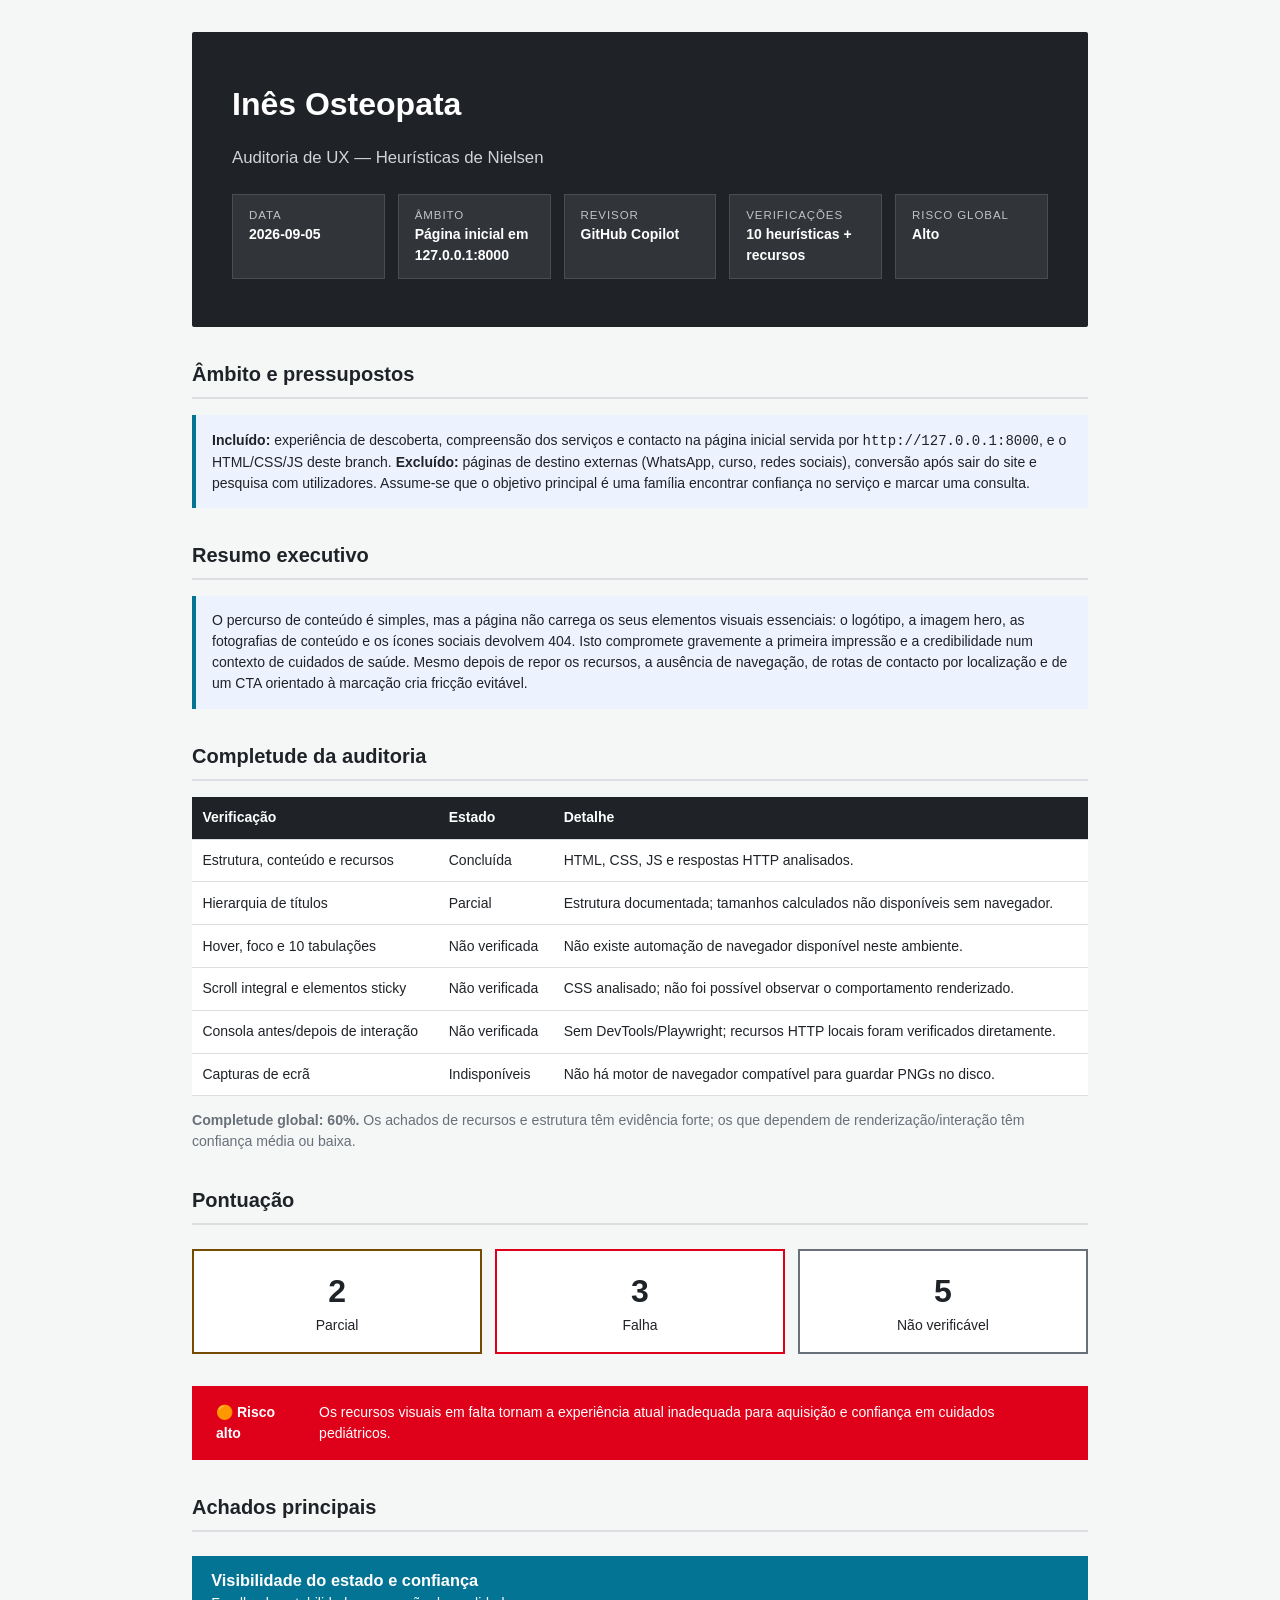
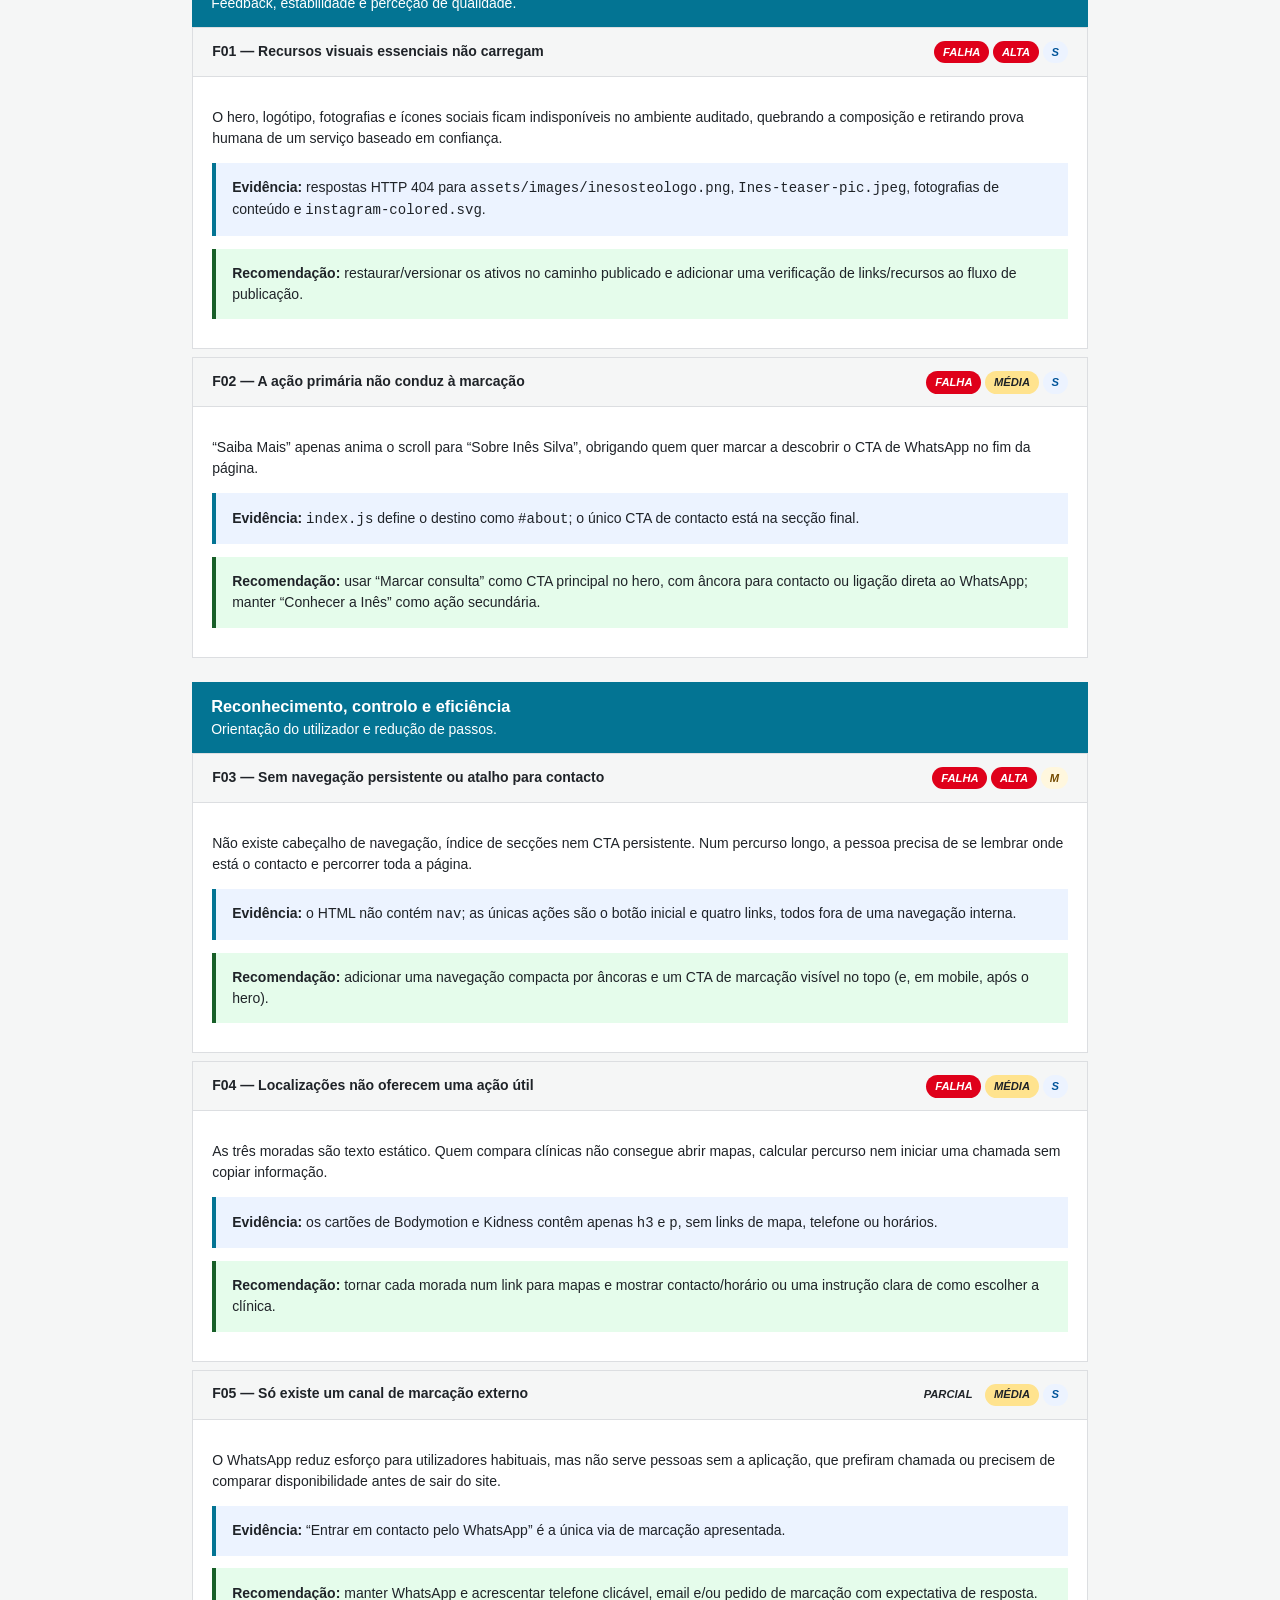
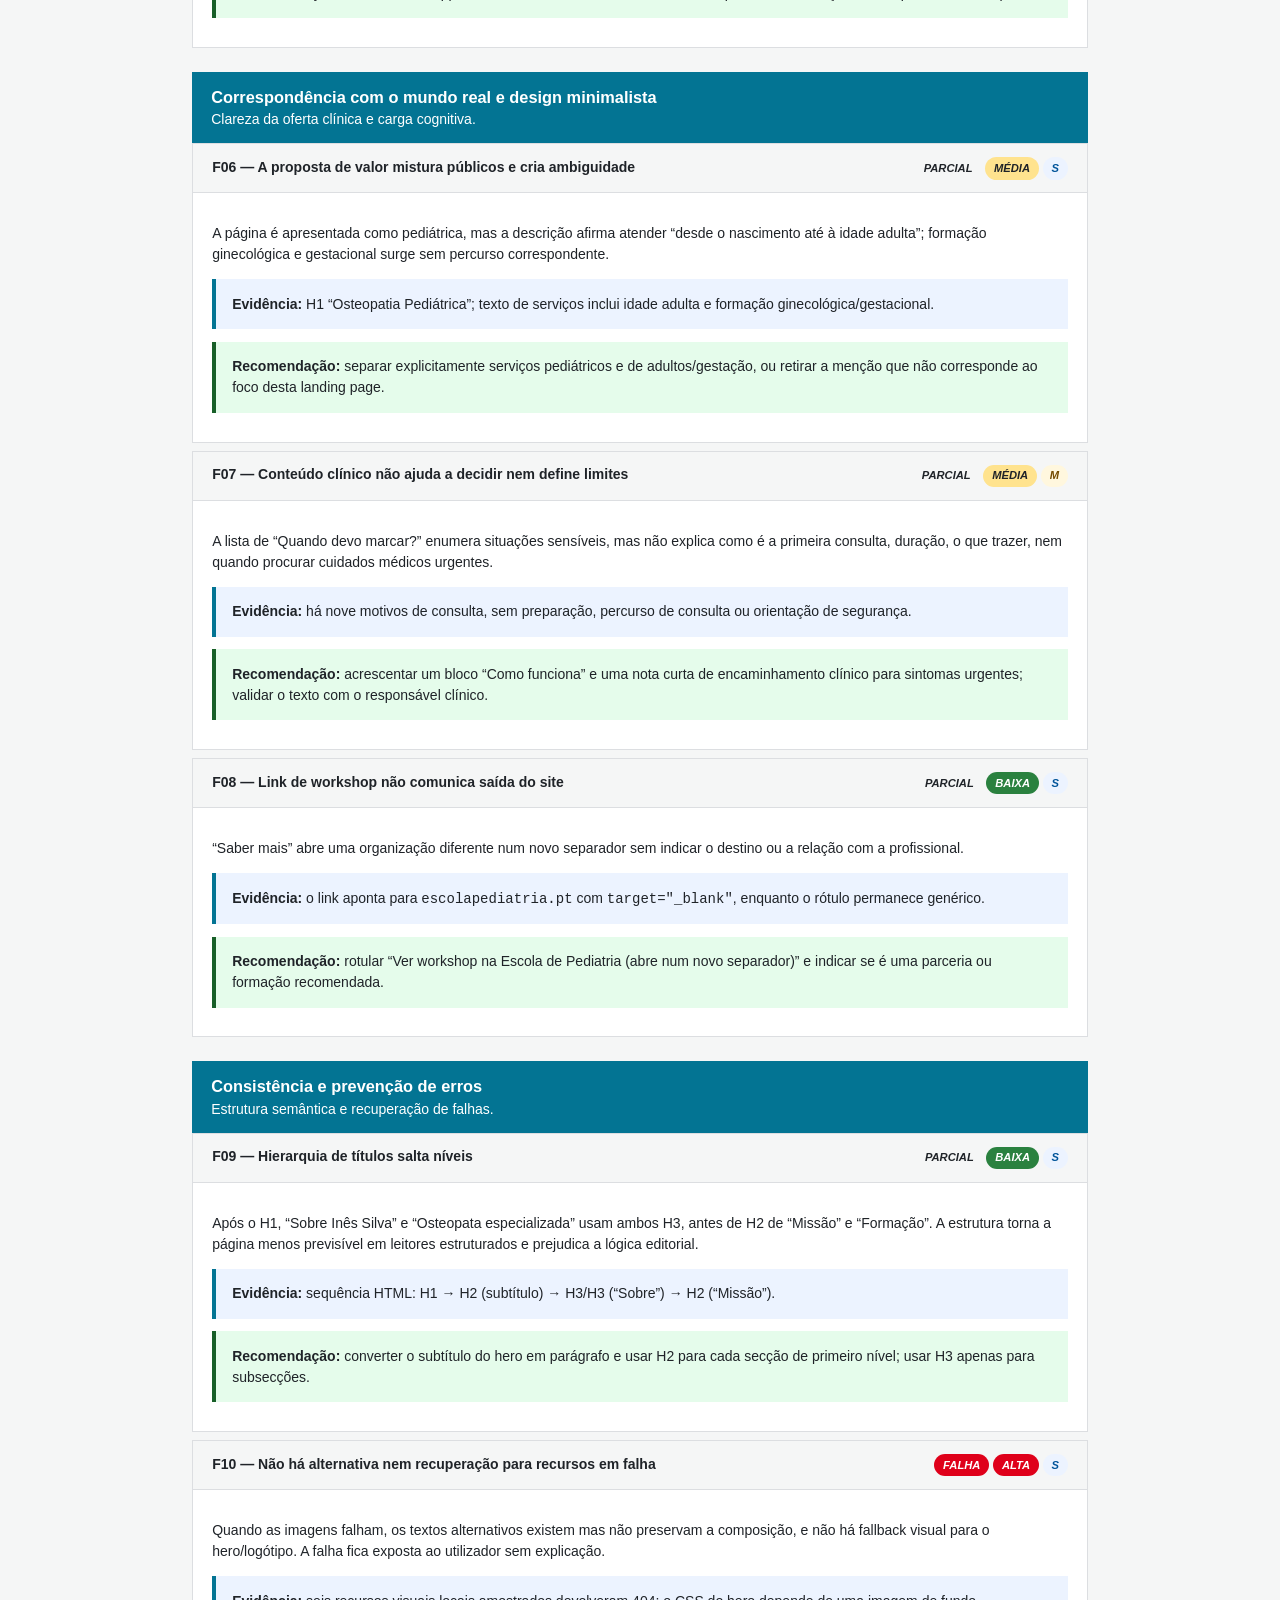
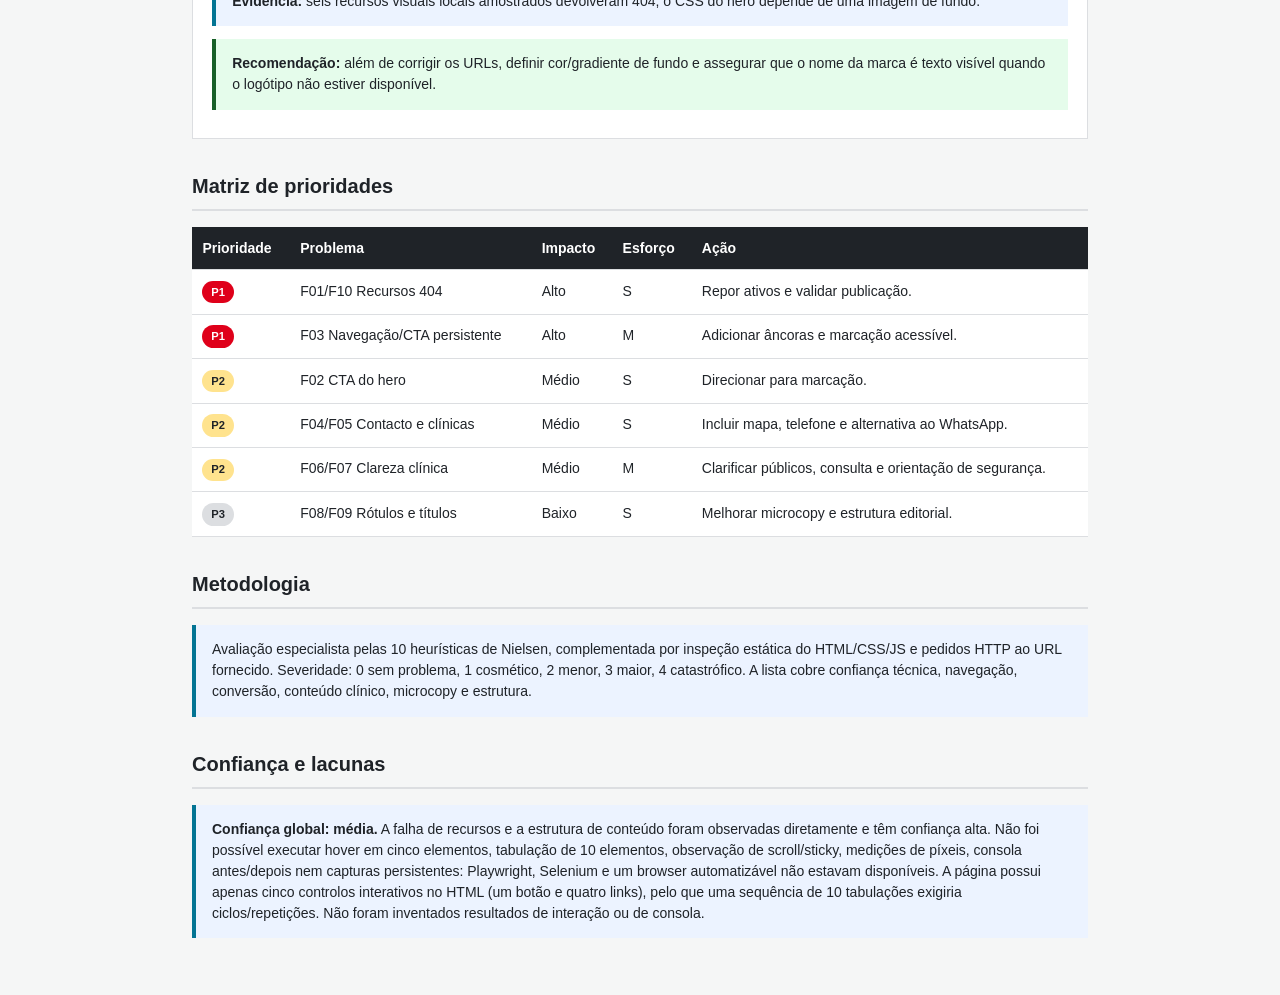
<file: reports/ux-designer/ines-osteopata-ux-audit-report.html>
<!doctype html>
<html lang="pt-PT">
<head>
  <meta charset="UTF-8">
  <meta name="viewport" content="width=device-width, initial-scale=1.0">
  <title>Inês Osteopata — Relatório de auditoria UX</title>
  <style>
    @page { size: A4; margin: 1.5cm; }
    :root {
      --color-red-100:#ffefef; --color-red-200:#ffd4d4; --color-red-600:#df001a; --color-red-700:#aa0014;
      --color-green-100:#e5fceb; --color-green-600:#2a813f; --color-green-700:#185f28;
      --color-yellow-100:#fff7de; --color-yellow-200:#ffe38e; --color-yellow-700:#744b00;
      --color-blue-100:#ecf3ff; --color-blue-700:#005499; --color-ocean-100:#e0f2ff; --color-ocean-600:#037493;
      --color-grey-100:#f5f6f6; --color-cool-grey-200:#dcdee1; --color-cool-grey-600:#69707a; --color-cool-grey-900:#1f2328;
      --color-surface-page:var(--color-grey-100); --color-surface-base:#fff; --color-surface-critical:var(--color-red-100);
      --color-surface-positive:var(--color-green-100); --color-surface-caution:var(--color-yellow-100);
      --color-surface-info:var(--color-blue-100); --color-surface-invert:var(--color-cool-grey-900);
      --color-border-neutral:var(--color-cool-grey-200); --color-border-critical:var(--color-red-200);
      --color-typography-base:var(--color-cool-grey-900); --color-typography-critical:var(--color-red-700);
      --color-typography-positive:var(--color-green-700); --color-typography-caution:var(--color-yellow-700);
      --severity-critical:var(--color-red-600); --severity-high:var(--color-red-600); --severity-medium:var(--color-yellow-700); --severity-low:var(--color-green-600);
      --status-pass:var(--color-green-700); --status-partial:var(--color-yellow-700); --status-fail:var(--color-red-600); --status-unknown:var(--color-cool-grey-600);
      --color-action:var(--color-ocean-600);
    }
    * { box-sizing:border-box; } body { margin:0; font:14px/1.5 -apple-system,BlinkMacSystemFont,"Segoe UI",sans-serif; color:var(--color-typography-base); background:var(--color-surface-page); }
    .container { max-width:960px; margin:auto; padding:2rem; } .cover { padding:3rem 2.5rem; background:var(--color-surface-invert); color:#fff; border-radius:2px; } .cover h1 { margin:0; font-size:2rem; } .subtitle { opacity:.8; font-size:1.05rem; }
    .meta-grid,.scorecard { display:grid; grid-template-columns:repeat(auto-fit,minmax(130px,1fr)); gap:.8rem; margin-top:1.5rem; } .meta-item { padding:.75rem 1rem; background:rgba(255,255,255,.08); border:1px solid rgba(255,255,255,.12); } .label { font-size:.72rem; text-transform:uppercase; letter-spacing:.08em; opacity:.7; } .value { font-weight:700; }
    .section { margin:2rem 0; } .section-title { margin:0 0 1rem; padding-bottom:.5rem; border-bottom:2px solid var(--color-border-neutral); font-size:1.25rem; } .evidence,.summary,.recommendation { padding:.9rem 1rem; border-left:4px solid var(--color-action); background:var(--color-surface-info); margin:.8rem 0; } .recommendation { border-color:var(--status-pass); background:var(--color-surface-positive); } .risk { display:flex; gap:1rem; padding:1rem 1.5rem; color:#fff; background:var(--severity-high); } .score { padding:1rem; text-align:center; background:var(--color-surface-base); border:2px solid var(--color-border-neutral); } .score b { display:block; font-size:2rem; } .pass { border-color:var(--status-pass); } .partial { border-color:var(--status-partial); } .fail { border-color:var(--status-fail); } .unknown { border-color:var(--status-unknown); }
    .category { margin:1.5rem 0; } .category-header { padding:.8rem 1.2rem; color:#fff; background:var(--color-action); } .category-header h3,.category-header p { margin:0; } .finding { margin-bottom:.5rem; background:var(--color-surface-base); border:1px solid var(--color-border-neutral); } .finding-header { display:flex; justify-content:space-between; gap:.5rem; flex-wrap:wrap; padding:.8rem 1.2rem; background:var(--color-surface-page); border-bottom:1px solid var(--color-border-neutral); } .finding-header h4 { margin:0; } .finding-body { padding:1rem 1.2rem; } .badge,.priority { display:inline-block; padding:.18rem .55rem; border-radius:999px; font-size:.7rem; font-weight:700; text-transform:uppercase; } .badge.fail,.badge.high { color:#fff; background:var(--severity-high); } .badge.medium { color:var(--color-cool-grey-900); background:var(--color-yellow-200); } .badge.low { color:#fff; background:var(--severity-low); } .badge.unknown { color:#fff; background:var(--status-unknown); } .badge.effort-s { color:var(--color-blue-700); background:var(--color-surface-info); } .badge.effort-m { color:var(--color-yellow-700); background:var(--color-surface-caution); } .badge.effort-l { color:var(--color-typography-critical); background:var(--color-surface-critical); }
    table { width:100%; border-collapse:collapse; background:var(--color-surface-base); } th { background:var(--color-surface-invert); color:#fff; text-align:left; } th,td { padding:.65rem; border-bottom:1px solid var(--color-border-neutral); vertical-align:top; } .p1 { color:#fff; background:var(--severity-high); } .p2 { background:var(--color-yellow-200); } .p3 { background:var(--color-cool-grey-200); } .small { color:var(--color-cool-grey-600); font-size:.88rem; } @media print { .cover { page-break-after:always; } }
  </style>
</head>
<body><main class="container">
  <header class="cover"><h1>Inês Osteopata</h1><p class="subtitle">Auditoria de UX — Heurísticas de Nielsen</p><div class="meta-grid">
    <div class="meta-item"><div class="label">Data</div><div class="value">2026-09-05</div></div><div class="meta-item"><div class="label">Âmbito</div><div class="value">Página inicial em 127.0.0.1:8000</div></div><div class="meta-item"><div class="label">Revisor</div><div class="value">GitHub Copilot</div></div><div class="meta-item"><div class="label">Verificações</div><div class="value">10 heurísticas + recursos</div></div><div class="meta-item"><div class="label">Risco global</div><div class="value">Alto</div></div>
  </div></header>
  <section class="section"><h2 class="section-title">Âmbito e pressupostos</h2><div class="evidence"><strong>Incluído:</strong> experiência de descoberta, compreensão dos serviços e contacto na página inicial servida por <code>http://127.0.0.1:8000</code>, e o HTML/CSS/JS deste branch. <strong>Excluído:</strong> páginas de destino externas (WhatsApp, curso, redes sociais), conversão após sair do site e pesquisa com utilizadores. Assume-se que o objetivo principal é uma família encontrar confiança no serviço e marcar uma consulta.</div></section>
  <section class="section"><h2 class="section-title">Resumo executivo</h2><div class="summary">O percurso de conteúdo é simples, mas a página não carrega os seus elementos visuais essenciais: o logótipo, a imagem hero, as fotografias de conteúdo e os ícones sociais devolvem 404. Isto compromete gravemente a primeira impressão e a credibilidade num contexto de cuidados de saúde. Mesmo depois de repor os recursos, a ausência de navegação, de rotas de contacto por localização e de um CTA orientado à marcação cria fricção evitável.</div></section>
  <section class="section"><h2 class="section-title">Completude da auditoria</h2><table><thead><tr><th>Verificação</th><th>Estado</th><th>Detalhe</th></tr></thead><tbody>
    <tr><td>Estrutura, conteúdo e recursos</td><td>Concluída</td><td>HTML, CSS, JS e respostas HTTP analisados.</td></tr><tr><td>Hierarquia de títulos</td><td>Parcial</td><td>Estrutura documentada; tamanhos calculados não disponíveis sem navegador.</td></tr><tr><td>Hover, foco e 10 tabulações</td><td>Não verificada</td><td>Não existe automação de navegador disponível neste ambiente.</td></tr><tr><td>Scroll integral e elementos sticky</td><td>Não verificada</td><td>CSS analisado; não foi possível observar o comportamento renderizado.</td></tr><tr><td>Consola antes/depois de interação</td><td>Não verificada</td><td>Sem DevTools/Playwright; recursos HTTP locais foram verificados diretamente.</td></tr><tr><td>Capturas de ecrã</td><td>Indisponíveis</td><td>Não há motor de navegador compatível para guardar PNGs no disco.</td></tr>
  </tbody></table><p class="small"><strong>Completude global: 60%.</strong> Os achados de recursos e estrutura têm evidência forte; os que dependem de renderização/interação têm confiança média ou baixa.</p></section>
  <section class="section"><h2 class="section-title">Pontuação</h2><div class="scorecard"><div class="score partial"><b>2</b>Parcial</div><div class="score fail"><b>3</b>Falha</div><div class="score unknown"><b>5</b>Não verificável</div></div></section>
  <aside class="risk"><strong>🟠 Risco alto</strong><span>Os recursos visuais em falta tornam a experiência atual inadequada para aquisição e confiança em cuidados pediátricos.</span></aside>
  <section class="section"><h2 class="section-title">Achados principais</h2>
    <div class="category"><div class="category-header"><h3>Visibilidade do estado e confiança</h3><p>Feedback, estabilidade e perceção de qualidade.</p></div>
      <article class="finding"><div class="finding-header"><h4>F01 — Recursos visuais essenciais não carregam</h4><span><i class="badge fail">Falha</i> <i class="badge high">Alta</i> <i class="badge effort-s">S</i></span></div><div class="finding-body"><p>O hero, logótipo, fotografias e ícones sociais ficam indisponíveis no ambiente auditado, quebrando a composição e retirando prova humana de um serviço baseado em confiança.</p><div class="evidence"><strong>Evidência:</strong> respostas HTTP 404 para <code>assets/images/inesosteologo.png</code>, <code>Ines-teaser-pic.jpeg</code>, fotografias de conteúdo e <code>instagram-colored.svg</code>.</div><div class="recommendation"><strong>Recomendação:</strong> restaurar/versionar os ativos no caminho publicado e adicionar uma verificação de links/recursos ao fluxo de publicação.</div></div></article>
      <article class="finding"><div class="finding-header"><h4>F02 — A ação primária não conduz à marcação</h4><span><i class="badge fail">Falha</i> <i class="badge medium">Média</i> <i class="badge effort-s">S</i></span></div><div class="finding-body"><p>“Saiba Mais” apenas anima o scroll para “Sobre Inês Silva”, obrigando quem quer marcar a descobrir o CTA de WhatsApp no fim da página.</p><div class="evidence"><strong>Evidência:</strong> <code>index.js</code> define o destino como <code>#about</code>; o único CTA de contacto está na secção final.</div><div class="recommendation"><strong>Recomendação:</strong> usar “Marcar consulta” como CTA principal no hero, com âncora para contacto ou ligação direta ao WhatsApp; manter “Conhecer a Inês” como ação secundária.</div></div></article>
    </div>
    <div class="category"><div class="category-header"><h3>Reconhecimento, controlo e eficiência</h3><p>Orientação do utilizador e redução de passos.</p></div>
      <article class="finding"><div class="finding-header"><h4>F03 — Sem navegação persistente ou atalho para contacto</h4><span><i class="badge fail">Falha</i> <i class="badge high">Alta</i> <i class="badge effort-m">M</i></span></div><div class="finding-body"><p>Não existe cabeçalho de navegação, índice de secções nem CTA persistente. Num percurso longo, a pessoa precisa de se lembrar onde está o contacto e percorrer toda a página.</p><div class="evidence"><strong>Evidência:</strong> o HTML não contém <code>nav</code>; as únicas ações são o botão inicial e quatro links, todos fora de uma navegação interna.</div><div class="recommendation"><strong>Recomendação:</strong> adicionar uma navegação compacta por âncoras e um CTA de marcação visível no topo (e, em mobile, após o hero).</div></div></article>
      <article class="finding"><div class="finding-header"><h4>F04 — Localizações não oferecem uma ação útil</h4><span><i class="badge fail">Falha</i> <i class="badge medium">Média</i> <i class="badge effort-s">S</i></span></div><div class="finding-body"><p>As três moradas são texto estático. Quem compara clínicas não consegue abrir mapas, calcular percurso nem iniciar uma chamada sem copiar informação.</p><div class="evidence"><strong>Evidência:</strong> os cartões de Bodymotion e Kidness contêm apenas <code>h3</code> e <code>p</code>, sem links de mapa, telefone ou horários.</div><div class="recommendation"><strong>Recomendação:</strong> tornar cada morada num link para mapas e mostrar contacto/horário ou uma instrução clara de como escolher a clínica.</div></div></article>
      <article class="finding"><div class="finding-header"><h4>F05 — Só existe um canal de marcação externo</h4><span><i class="badge partial">Parcial</i> <i class="badge medium">Média</i> <i class="badge effort-s">S</i></span></div><div class="finding-body"><p>O WhatsApp reduz esforço para utilizadores habituais, mas não serve pessoas sem a aplicação, que prefiram chamada ou precisem de comparar disponibilidade antes de sair do site.</p><div class="evidence"><strong>Evidência:</strong> “Entrar em contacto pelo WhatsApp” é a única via de marcação apresentada.</div><div class="recommendation"><strong>Recomendação:</strong> manter WhatsApp e acrescentar telefone clicável, email e/ou pedido de marcação com expectativa de resposta.</div></div></article>
    </div>
    <div class="category"><div class="category-header"><h3>Correspondência com o mundo real e design minimalista</h3><p>Clareza da oferta clínica e carga cognitiva.</p></div>
      <article class="finding"><div class="finding-header"><h4>F06 — A proposta de valor mistura públicos e cria ambiguidade</h4><span><i class="badge partial">Parcial</i> <i class="badge medium">Média</i> <i class="badge effort-s">S</i></span></div><div class="finding-body"><p>A página é apresentada como pediátrica, mas a descrição afirma atender “desde o nascimento até à idade adulta”; formação ginecológica e gestacional surge sem percurso correspondente.</p><div class="evidence"><strong>Evidência:</strong> H1 “Osteopatia Pediátrica”; texto de serviços inclui idade adulta e formação ginecológica/gestacional.</div><div class="recommendation"><strong>Recomendação:</strong> separar explicitamente serviços pediátricos e de adultos/gestação, ou retirar a menção que não corresponde ao foco desta landing page.</div></div></article>
      <article class="finding"><div class="finding-header"><h4>F07 — Conteúdo clínico não ajuda a decidir nem define limites</h4><span><i class="badge partial">Parcial</i> <i class="badge medium">Média</i> <i class="badge effort-m">M</i></span></div><div class="finding-body"><p>A lista de “Quando devo marcar?” enumera situações sensíveis, mas não explica como é a primeira consulta, duração, o que trazer, nem quando procurar cuidados médicos urgentes.</p><div class="evidence"><strong>Evidência:</strong> há nove motivos de consulta, sem preparação, percurso de consulta ou orientação de segurança.</div><div class="recommendation"><strong>Recomendação:</strong> acrescentar um bloco “Como funciona” e uma nota curta de encaminhamento clínico para sintomas urgentes; validar o texto com o responsável clínico.</div></div></article>
      <article class="finding"><div class="finding-header"><h4>F08 — Link de workshop não comunica saída do site</h4><span><i class="badge partial">Parcial</i> <i class="badge low">Baixa</i> <i class="badge effort-s">S</i></span></div><div class="finding-body"><p>“Saber mais” abre uma organização diferente num novo separador sem indicar o destino ou a relação com a profissional.</p><div class="evidence"><strong>Evidência:</strong> o link aponta para <code>escolapediatria.pt</code> com <code>target="_blank"</code>, enquanto o rótulo permanece genérico.</div><div class="recommendation"><strong>Recomendação:</strong> rotular “Ver workshop na Escola de Pediatria (abre num novo separador)” e indicar se é uma parceria ou formação recomendada.</div></div></article>
    </div>
    <div class="category"><div class="category-header"><h3>Consistência e prevenção de erros</h3><p>Estrutura semântica e recuperação de falhas.</p></div>
      <article class="finding"><div class="finding-header"><h4>F09 — Hierarquia de títulos salta níveis</h4><span><i class="badge partial">Parcial</i> <i class="badge low">Baixa</i> <i class="badge effort-s">S</i></span></div><div class="finding-body"><p>Após o H1, “Sobre Inês Silva” e “Osteopata especializada” usam ambos H3, antes de H2 de “Missão” e “Formação”. A estrutura torna a página menos previsível em leitores estruturados e prejudica a lógica editorial.</p><div class="evidence"><strong>Evidência:</strong> sequência HTML: H1 → H2 (subtítulo) → H3/H3 (“Sobre”) → H2 (“Missão”).</div><div class="recommendation"><strong>Recomendação:</strong> converter o subtítulo do hero em parágrafo e usar H2 para cada secção de primeiro nível; usar H3 apenas para subsecções.</div></div></article>
      <article class="finding"><div class="finding-header"><h4>F10 — Não há alternativa nem recuperação para recursos em falha</h4><span><i class="badge fail">Falha</i> <i class="badge high">Alta</i> <i class="badge effort-s">S</i></span></div><div class="finding-body"><p>Quando as imagens falham, os textos alternativos existem mas não preservam a composição, e não há fallback visual para o hero/logótipo. A falha fica exposta ao utilizador sem explicação.</p><div class="evidence"><strong>Evidência:</strong> seis recursos visuais locais amostrados devolveram 404; o CSS do hero depende de uma imagem de fundo.</div><div class="recommendation"><strong>Recomendação:</strong> além de corrigir os URLs, definir cor/gradiente de fundo e assegurar que o nome da marca é texto visível quando o logótipo não estiver disponível.</div></div></article>
    </div>
  </section>
  <section class="section"><h2 class="section-title">Matriz de prioridades</h2><table><thead><tr><th>Prioridade</th><th>Problema</th><th>Impacto</th><th>Esforço</th><th>Ação</th></tr></thead><tbody><tr><td><span class="priority p1">P1</span></td><td>F01/F10 Recursos 404</td><td>Alto</td><td>S</td><td>Repor ativos e validar publicação.</td></tr><tr><td><span class="priority p1">P1</span></td><td>F03 Navegação/CTA persistente</td><td>Alto</td><td>M</td><td>Adicionar âncoras e marcação acessível.</td></tr><tr><td><span class="priority p2">P2</span></td><td>F02 CTA do hero</td><td>Médio</td><td>S</td><td>Direcionar para marcação.</td></tr><tr><td><span class="priority p2">P2</span></td><td>F04/F05 Contacto e clínicas</td><td>Médio</td><td>S</td><td>Incluir mapa, telefone e alternativa ao WhatsApp.</td></tr><tr><td><span class="priority p2">P2</span></td><td>F06/F07 Clareza clínica</td><td>Médio</td><td>M</td><td>Clarificar públicos, consulta e orientação de segurança.</td></tr><tr><td><span class="priority p3">P3</span></td><td>F08/F09 Rótulos e títulos</td><td>Baixo</td><td>S</td><td>Melhorar microcopy e estrutura editorial.</td></tr></tbody></table></section>
  <section class="section"><h2 class="section-title">Metodologia</h2><div class="evidence">Avaliação especialista pelas 10 heurísticas de Nielsen, complementada por inspeção estática do HTML/CSS/JS e pedidos HTTP ao URL fornecido. Severidade: 0 sem problema, 1 cosmético, 2 menor, 3 maior, 4 catastrófico. A lista cobre confiança técnica, navegação, conversão, conteúdo clínico, microcopy e estrutura.</div></section>
  <section class="section"><h2 class="section-title">Confiança e lacunas</h2><div class="evidence"><strong>Confiança global: média.</strong> A falha de recursos e a estrutura de conteúdo foram observadas diretamente e têm confiança alta. Não foi possível executar hover em cinco elementos, tabulação de 10 elementos, observação de scroll/sticky, medições de píxeis, consola antes/depois nem capturas persistentes: Playwright, Selenium e um browser automatizável não estavam disponíveis. A página possui apenas cinco controlos interativos no HTML (um botão e quatro links), pelo que uma sequência de 10 tabulações exigiria ciclos/repetições. Não foram inventados resultados de interação ou de consola.</div></section>
</main></body></html>
</file>
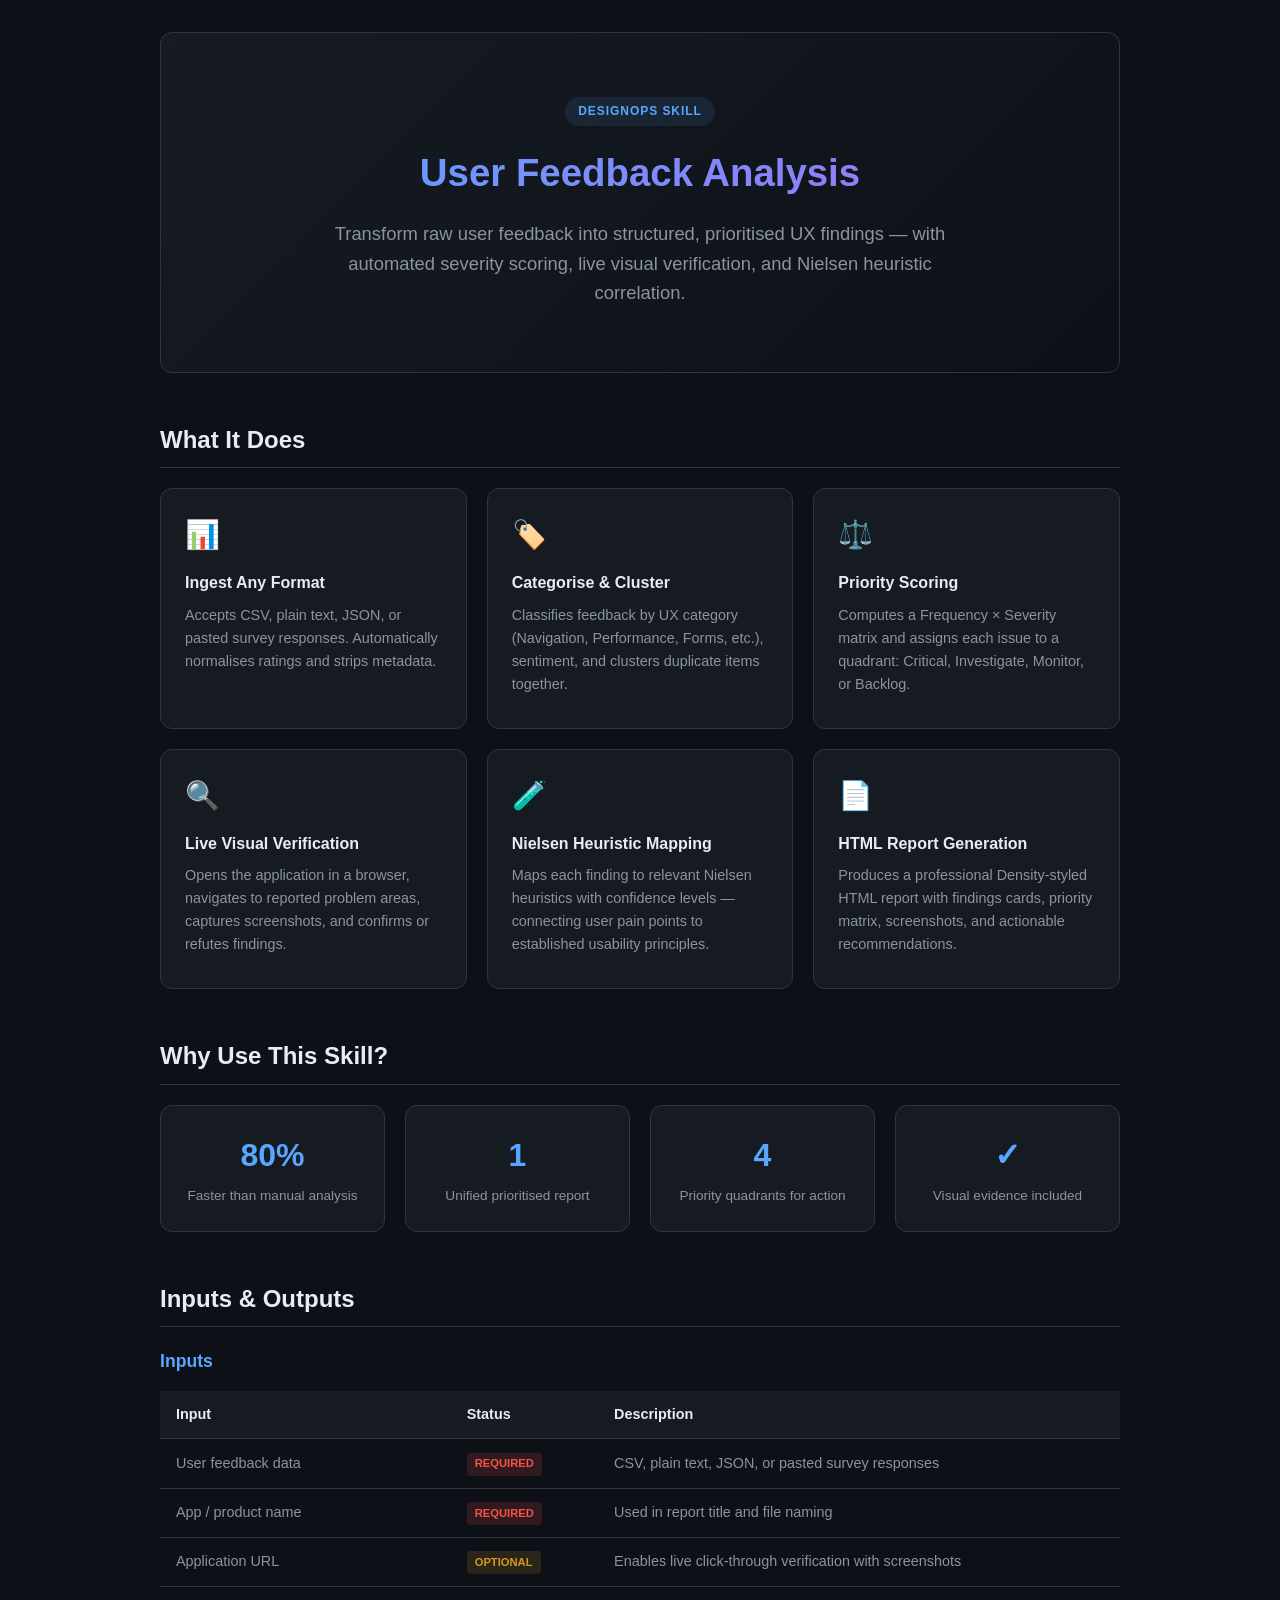
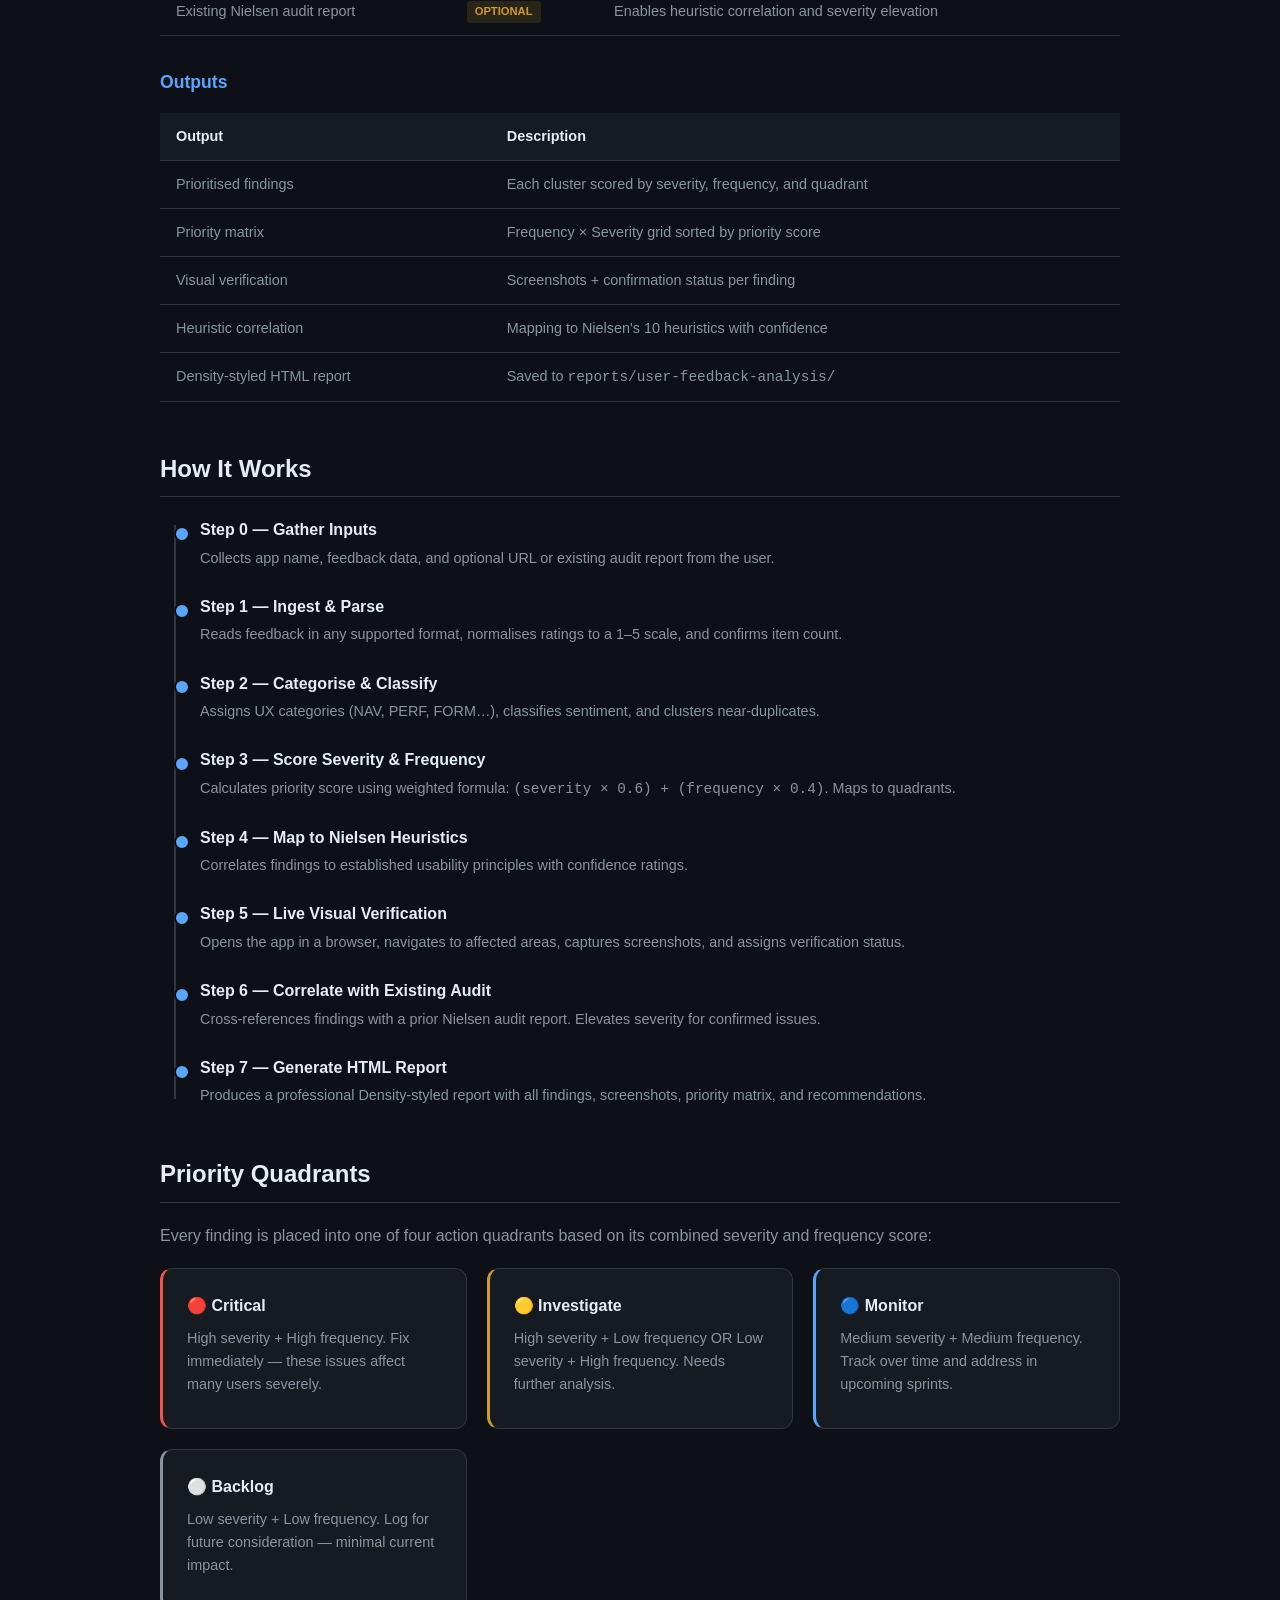
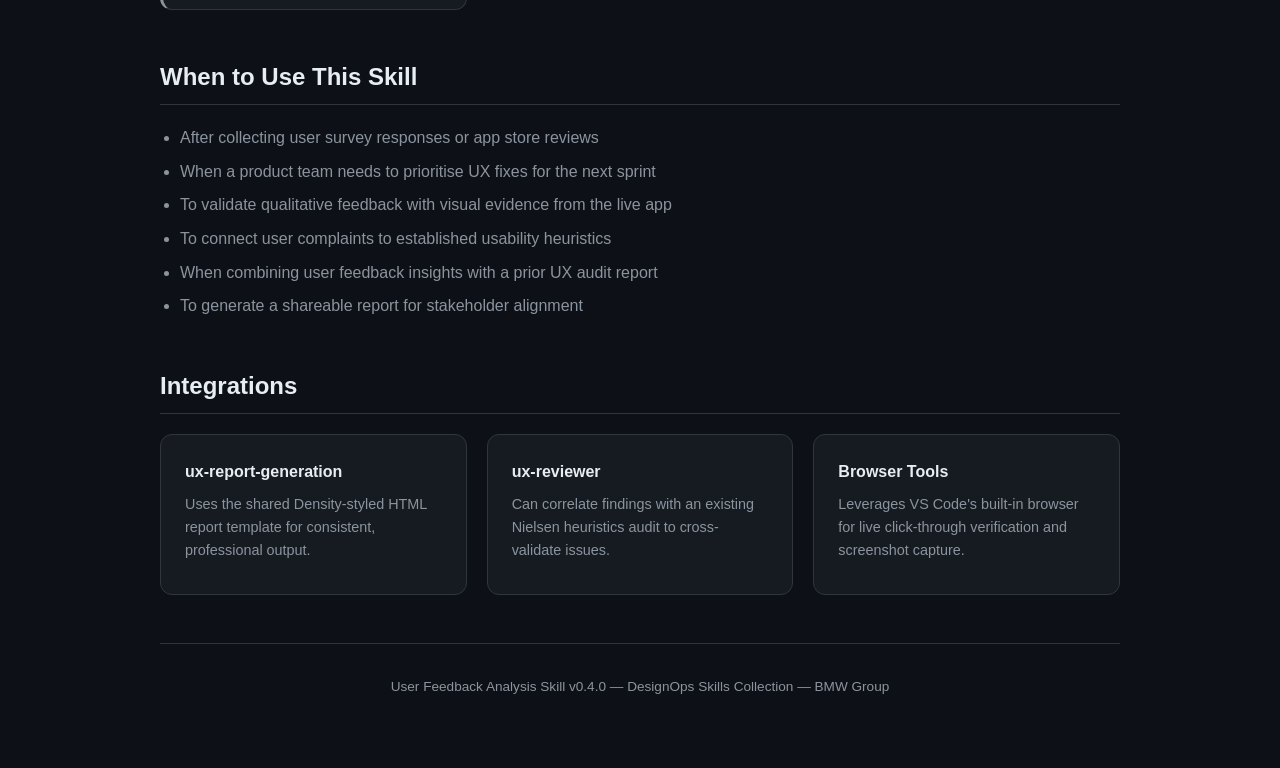
<file: .github/skills/user-feedback-analysis/overview.html>
<!doctype html>
<html lang="en">
  <head>
    <meta charset="UTF-8" />
    <meta name="viewport" content="width=device-width, initial-scale=1.0" />
    <title>User Feedback Analysis — Skill Overview</title>
    <style>
      :root {
        --color-bg: #0d1117;
        --color-surface: #161b22;
        --color-border: #30363d;
        --color-text: #e6edf3;
        --color-text-muted: #8b949e;
        --color-accent: #58a6ff;
        --color-accent-subtle: rgba(88, 166, 255, 0.1);
        --color-success: #3fb950;
        --color-warning: #d29922;
        --color-danger: #f85149;
        --radius: 12px;
        --max-width: 960px;
      }

      * {
        margin: 0;
        padding: 0;
        box-sizing: border-box;
      }

      body {
        font-family:
          -apple-system, BlinkMacSystemFont, "Segoe UI", Roboto, sans-serif;
        background: var(--color-bg);
        color: var(--color-text);
        line-height: 1.6;
        padding: 2rem 1.5rem;
      }

      .container {
        max-width: var(--max-width);
        margin: 0 auto;
      }

      /* Hero */
      .hero {
        text-align: center;
        padding: 4rem 2rem;
        border: 1px solid var(--color-border);
        border-radius: var(--radius);
        background: linear-gradient(
          135deg,
          var(--color-surface) 0%,
          var(--color-bg) 100%
        );
        margin-bottom: 3rem;
      }

      .hero-badge {
        display: inline-block;
        background: var(--color-accent-subtle);
        color: var(--color-accent);
        font-size: 0.75rem;
        font-weight: 600;
        text-transform: uppercase;
        letter-spacing: 0.08em;
        padding: 0.3rem 0.8rem;
        border-radius: 20px;
        margin-bottom: 1rem;
      }

      .hero h1 {
        font-size: 2.4rem;
        font-weight: 700;
        margin-bottom: 1rem;
        background: linear-gradient(90deg, var(--color-accent), #a371f7);
        -webkit-background-clip: text;
        -webkit-text-fill-color: transparent;
      }

      .hero p {
        font-size: 1.15rem;
        color: var(--color-text-muted);
        max-width: 640px;
        margin: 0 auto;
      }

      /* Section */
      section {
        margin-bottom: 3rem;
      }

      section h2 {
        font-size: 1.5rem;
        font-weight: 600;
        margin-bottom: 1.25rem;
        padding-bottom: 0.5rem;
        border-bottom: 1px solid var(--color-border);
      }

      section h3 {
        font-size: 1.1rem;
        font-weight: 600;
        margin-bottom: 0.75rem;
        color: var(--color-accent);
      }

      p,
      li {
        color: var(--color-text-muted);
        margin-bottom: 0.5rem;
      }

      /* Cards grid */
      .cards {
        display: grid;
        grid-template-columns: repeat(auto-fit, minmax(280px, 1fr));
        gap: 1.25rem;
        margin-top: 1rem;
      }

      .card {
        background: var(--color-surface);
        border: 1px solid var(--color-border);
        border-radius: var(--radius);
        padding: 1.5rem;
        transition: border-color 0.2s;
      }

      .card:hover {
        border-color: var(--color-accent);
      }

      .card-icon {
        font-size: 1.75rem;
        margin-bottom: 0.75rem;
      }

      .card h4 {
        font-size: 1rem;
        font-weight: 600;
        margin-bottom: 0.5rem;
        color: var(--color-text);
      }

      .card p {
        font-size: 0.9rem;
      }

      /* Workflow steps */
      .workflow {
        position: relative;
        padding-left: 2.5rem;
        margin-top: 1rem;
      }

      .workflow::before {
        content: "";
        position: absolute;
        left: 0.85rem;
        top: 0.5rem;
        bottom: 0.5rem;
        width: 2px;
        background: var(--color-border);
      }

      .step {
        position: relative;
        margin-bottom: 1.5rem;
      }

      .step::before {
        content: "";
        position: absolute;
        left: -1.65rem;
        top: 0.55rem;
        width: 12px;
        height: 12px;
        border-radius: 50%;
        background: var(--color-accent);
        border: 2px solid var(--color-bg);
      }

      .step-title {
        font-weight: 600;
        color: var(--color-text);
        margin-bottom: 0.25rem;
      }

      .step p {
        font-size: 0.9rem;
      }

      /* Inputs / Outputs table */
      .io-table {
        width: 100%;
        border-collapse: collapse;
        margin-top: 1rem;
        font-size: 0.9rem;
      }

      .io-table th,
      .io-table td {
        text-align: left;
        padding: 0.75rem 1rem;
        border-bottom: 1px solid var(--color-border);
      }

      .io-table th {
        background: var(--color-surface);
        color: var(--color-text);
        font-weight: 600;
      }

      .io-table td {
        color: var(--color-text-muted);
      }

      .badge {
        display: inline-block;
        font-size: 0.7rem;
        font-weight: 600;
        text-transform: uppercase;
        padding: 0.15rem 0.5rem;
        border-radius: 4px;
      }

      .badge--required {
        background: rgba(248, 81, 73, 0.15);
        color: var(--color-danger);
      }

      .badge--optional {
        background: rgba(210, 153, 34, 0.15);
        color: var(--color-warning);
      }

      /* Value prop */
      .value-grid {
        display: grid;
        grid-template-columns: repeat(auto-fit, minmax(200px, 1fr));
        gap: 1.25rem;
        margin-top: 1rem;
      }

      .value-item {
        text-align: center;
        padding: 1.5rem 1rem;
        background: var(--color-surface);
        border: 1px solid var(--color-border);
        border-radius: var(--radius);
      }

      .value-item .number {
        font-size: 2rem;
        font-weight: 700;
        color: var(--color-accent);
      }

      .value-item .label {
        font-size: 0.85rem;
        color: var(--color-text-muted);
        margin-top: 0.25rem;
      }

      /* Footer */
      footer {
        text-align: center;
        padding: 2rem 0;
        border-top: 1px solid var(--color-border);
        color: var(--color-text-muted);
        font-size: 0.85rem;
      }
    </style>
  </head>
  <body>
    <div class="container">
      <!-- Hero -->
      <header class="hero">
        <span class="hero-badge">DesignOps Skill</span>
        <h1>User Feedback Analysis</h1>
        <p>
          Transform raw user feedback into structured, prioritised UX findings —
          with automated severity scoring, live visual verification, and Nielsen
          heuristic correlation.
        </p>
      </header>

      <!-- What it does -->
      <section>
        <h2>What It Does</h2>
        <div class="cards">
          <div class="card">
            <div class="card-icon">📊</div>
            <h4>Ingest Any Format</h4>
            <p>
              Accepts CSV, plain text, JSON, or pasted survey responses.
              Automatically normalises ratings and strips metadata.
            </p>
          </div>
          <div class="card">
            <div class="card-icon">🏷️</div>
            <h4>Categorise &amp; Cluster</h4>
            <p>
              Classifies feedback by UX category (Navigation, Performance,
              Forms, etc.), sentiment, and clusters duplicate items together.
            </p>
          </div>
          <div class="card">
            <div class="card-icon">⚖️</div>
            <h4>Priority Scoring</h4>
            <p>
              Computes a Frequency × Severity matrix and assigns each issue to a
              quadrant: Critical, Investigate, Monitor, or Backlog.
            </p>
          </div>
          <div class="card">
            <div class="card-icon">🔍</div>
            <h4>Live Visual Verification</h4>
            <p>
              Opens the application in a browser, navigates to reported problem
              areas, captures screenshots, and confirms or refutes findings.
            </p>
          </div>
          <div class="card">
            <div class="card-icon">🧪</div>
            <h4>Nielsen Heuristic Mapping</h4>
            <p>
              Maps each finding to relevant Nielsen heuristics with confidence
              levels — connecting user pain points to established usability
              principles.
            </p>
          </div>
          <div class="card">
            <div class="card-icon">📄</div>
            <h4>HTML Report Generation</h4>
            <p>
              Produces a professional Density-styled HTML report with findings
              cards, priority matrix, screenshots, and actionable
              recommendations.
            </p>
          </div>
        </div>
      </section>

      <!-- Value Proposition -->
      <section>
        <h2>Why Use This Skill?</h2>
        <div class="value-grid">
          <div class="value-item">
            <div class="number">80%</div>
            <div class="label">Faster than manual analysis</div>
          </div>
          <div class="value-item">
            <div class="number">1</div>
            <div class="label">Unified prioritised report</div>
          </div>
          <div class="value-item">
            <div class="number">4</div>
            <div class="label">Priority quadrants for action</div>
          </div>
          <div class="value-item">
            <div class="number">✓</div>
            <div class="label">Visual evidence included</div>
          </div>
        </div>
      </section>

      <!-- Inputs & Outputs -->
      <section>
        <h2>Inputs &amp; Outputs</h2>
        <h3>Inputs</h3>
        <table class="io-table">
          <thead>
            <tr>
              <th>Input</th>
              <th>Status</th>
              <th>Description</th>
            </tr>
          </thead>
          <tbody>
            <tr>
              <td>User feedback data</td>
              <td><span class="badge badge--required">Required</span></td>
              <td>CSV, plain text, JSON, or pasted survey responses</td>
            </tr>
            <tr>
              <td>App / product name</td>
              <td><span class="badge badge--required">Required</span></td>
              <td>Used in report title and file naming</td>
            </tr>
            <tr>
              <td>Application URL</td>
              <td><span class="badge badge--optional">Optional</span></td>
              <td>Enables live click-through verification with screenshots</td>
            </tr>
            <tr>
              <td>Existing Nielsen audit report</td>
              <td><span class="badge badge--optional">Optional</span></td>
              <td>Enables heuristic correlation and severity elevation</td>
            </tr>
          </tbody>
        </table>

        <h3 style="margin-top: 2rem">Outputs</h3>
        <table class="io-table">
          <thead>
            <tr>
              <th>Output</th>
              <th>Description</th>
            </tr>
          </thead>
          <tbody>
            <tr>
              <td>Prioritised findings</td>
              <td>Each cluster scored by severity, frequency, and quadrant</td>
            </tr>
            <tr>
              <td>Priority matrix</td>
              <td>Frequency × Severity grid sorted by priority score</td>
            </tr>
            <tr>
              <td>Visual verification</td>
              <td>Screenshots + confirmation status per finding</td>
            </tr>
            <tr>
              <td>Heuristic correlation</td>
              <td>Mapping to Nielsen's 10 heuristics with confidence</td>
            </tr>
            <tr>
              <td>Density-styled HTML report</td>
              <td>Saved to <code>reports/user-feedback-analysis/</code></td>
            </tr>
          </tbody>
        </table>
      </section>

      <!-- Workflow -->
      <section>
        <h2>How It Works</h2>
        <div class="workflow">
          <div class="step">
            <div class="step-title">Step 0 — Gather Inputs</div>
            <p>
              Collects app name, feedback data, and optional URL or existing
              audit report from the user.
            </p>
          </div>
          <div class="step">
            <div class="step-title">Step 1 — Ingest &amp; Parse</div>
            <p>
              Reads feedback in any supported format, normalises ratings to a
              1–5 scale, and confirms item count.
            </p>
          </div>
          <div class="step">
            <div class="step-title">Step 2 — Categorise &amp; Classify</div>
            <p>
              Assigns UX categories (NAV, PERF, FORM…), classifies sentiment,
              and clusters near-duplicates.
            </p>
          </div>
          <div class="step">
            <div class="step-title">
              Step 3 — Score Severity &amp; Frequency
            </div>
            <p>
              Calculates priority score using weighted formula:
              <code>(severity × 0.6) + (frequency × 0.4)</code>. Maps to
              quadrants.
            </p>
          </div>
          <div class="step">
            <div class="step-title">Step 4 — Map to Nielsen Heuristics</div>
            <p>
              Correlates findings to established usability principles with
              confidence ratings.
            </p>
          </div>
          <div class="step">
            <div class="step-title">Step 5 — Live Visual Verification</div>
            <p>
              Opens the app in a browser, navigates to affected areas, captures
              screenshots, and assigns verification status.
            </p>
          </div>
          <div class="step">
            <div class="step-title">Step 6 — Correlate with Existing Audit</div>
            <p>
              Cross-references findings with a prior Nielsen audit report.
              Elevates severity for confirmed issues.
            </p>
          </div>
          <div class="step">
            <div class="step-title">Step 7 — Generate HTML Report</div>
            <p>
              Produces a professional Density-styled report with all findings,
              screenshots, priority matrix, and recommendations.
            </p>
          </div>
        </div>
      </section>

      <!-- Priority Quadrants -->
      <section>
        <h2>Priority Quadrants</h2>
        <p>
          Every finding is placed into one of four action quadrants based on its
          combined severity and frequency score:
        </p>
        <div class="cards" style="margin-top: 1.25rem">
          <div class="card" style="border-left: 3px solid var(--color-danger)">
            <h4>🔴 Critical</h4>
            <p>
              High severity + High frequency. Fix immediately — these issues
              affect many users severely.
            </p>
          </div>
          <div class="card" style="border-left: 3px solid var(--color-warning)">
            <h4>🟡 Investigate</h4>
            <p>
              High severity + Low frequency OR Low severity + High frequency.
              Needs further analysis.
            </p>
          </div>
          <div class="card" style="border-left: 3px solid var(--color-accent)">
            <h4>🔵 Monitor</h4>
            <p>
              Medium severity + Medium frequency. Track over time and address in
              upcoming sprints.
            </p>
          </div>
          <div
            class="card"
            style="border-left: 3px solid var(--color-text-muted)"
          >
            <h4>⚪ Backlog</h4>
            <p>
              Low severity + Low frequency. Log for future consideration —
              minimal current impact.
            </p>
          </div>
        </div>
      </section>

      <!-- Use Cases -->
      <section>
        <h2>When to Use This Skill</h2>
        <ul style="padding-left: 1.25rem; list-style: disc">
          <li>After collecting user survey responses or app store reviews</li>
          <li>
            When a product team needs to prioritise UX fixes for the next sprint
          </li>
          <li>
            To validate qualitative feedback with visual evidence from the live
            app
          </li>
          <li>
            To connect user complaints to established usability heuristics
          </li>
          <li>
            When combining user feedback insights with a prior UX audit report
          </li>
          <li>To generate a shareable report for stakeholder alignment</li>
        </ul>
      </section>

      <!-- Integration -->
      <section>
        <h2>Integrations</h2>
        <div class="cards">
          <div class="card">
            <h4>ux-report-generation</h4>
            <p>
              Uses the shared Density-styled HTML report template for
              consistent, professional output.
            </p>
          </div>
          <div class="card">
            <h4>ux-reviewer</h4>
            <p>
              Can correlate findings with an existing Nielsen heuristics audit
              to cross-validate issues.
            </p>
          </div>
          <div class="card">
            <h4>Browser Tools</h4>
            <p>
              Leverages VS Code's built-in browser for live click-through
              verification and screenshot capture.
            </p>
          </div>
        </div>
      </section>

      <footer>
        <p>
          User Feedback Analysis Skill v0.4.0 — DesignOps Skills Collection —
          BMW Group
        </p>
      </footer>
    </div>
  </body>
</html>
</file>
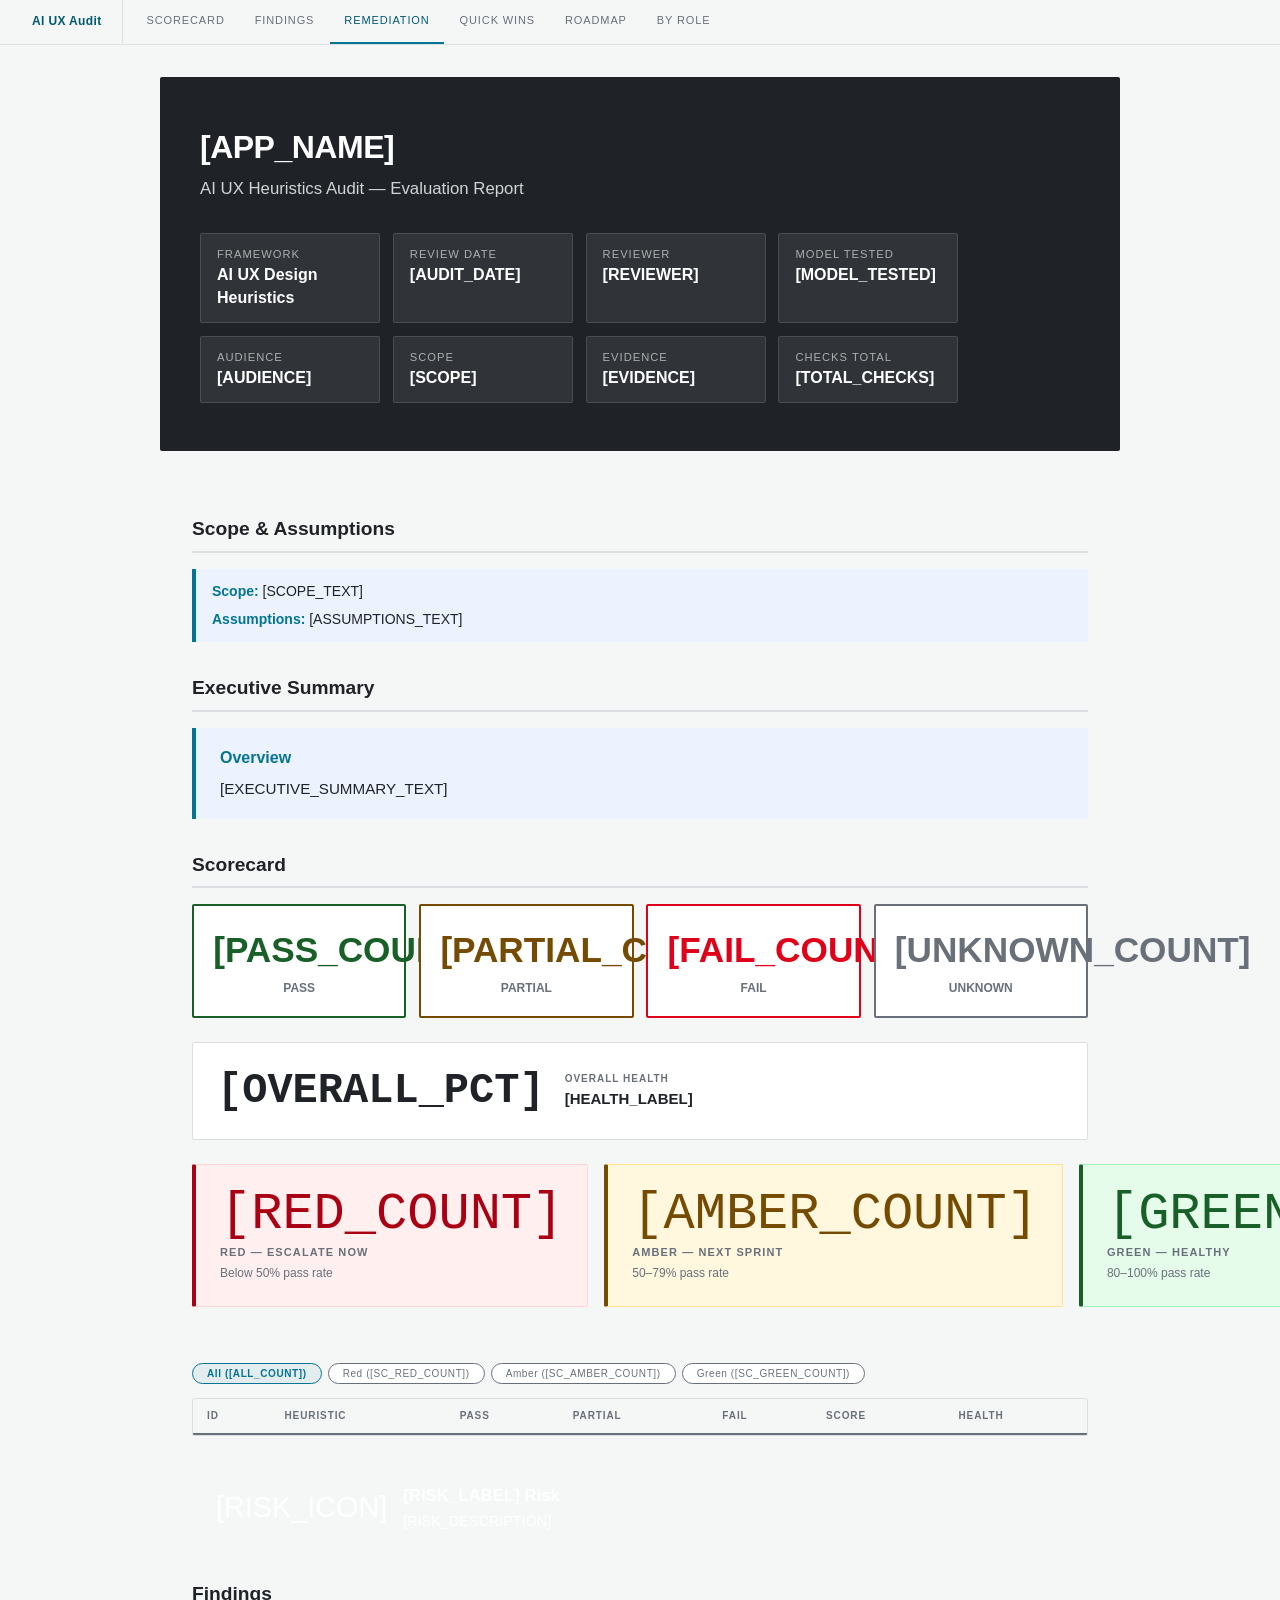
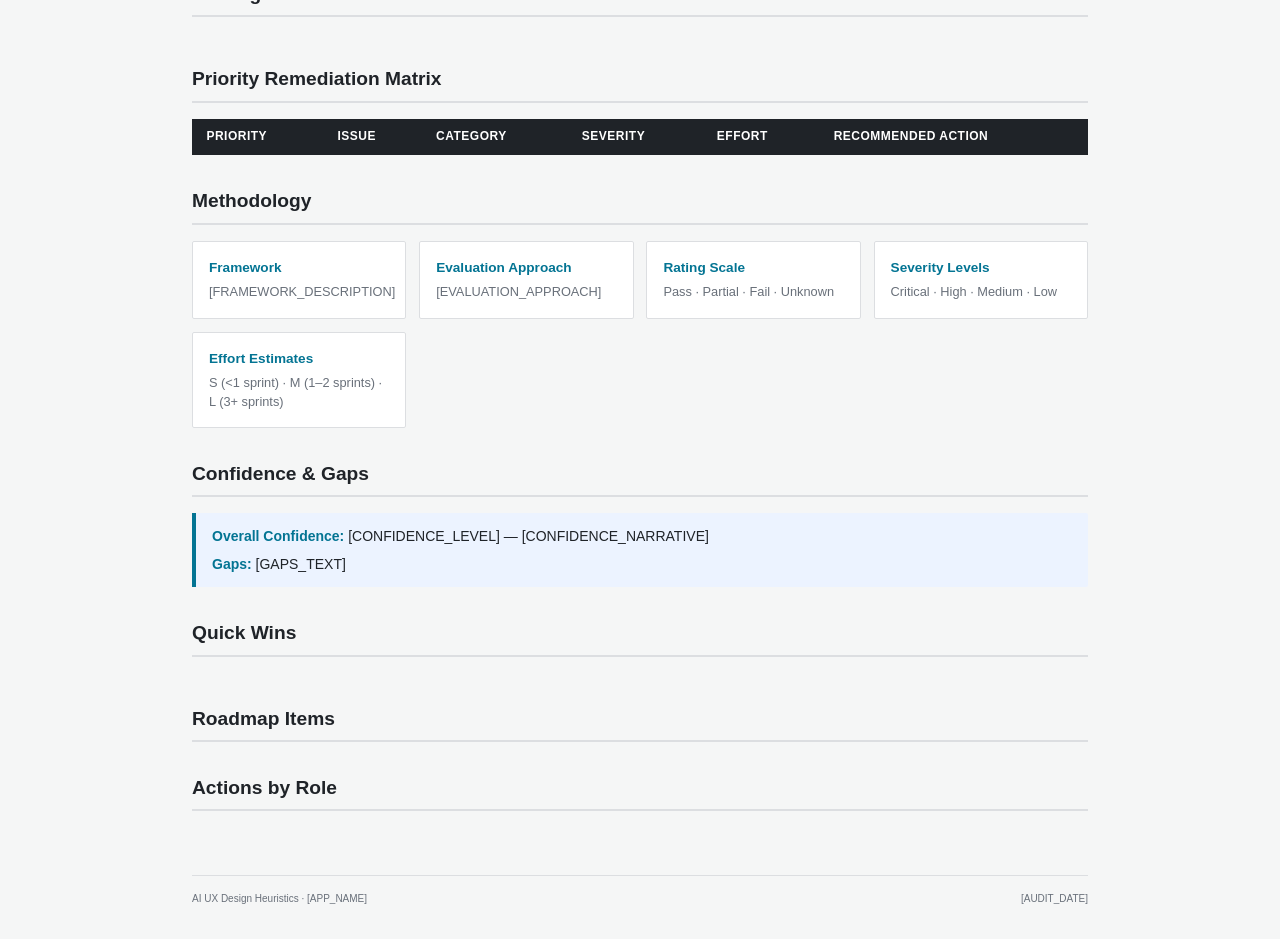
<file: .github/skills/ux-report-generation/templates/ai-ux-audit-shell.html>
<!--
  ai-ux-audit-shell.html — AI UX Audit report template
  ═══════════════════════════════════════════════════════════════════════════════
  Part of: ux-report-generation skill (templates/)
  Consuming skill: ai-ux-audit

  Follows the ux-report-generation contract (9 required sections) with
  ai-ux-audit-specific extensions (Group Donuts, Quick Wins, Roadmap, By Role).

  Structure:
    ① Cover (dark banner with meta-grid)
    — Jump Nav (lightweight section nav, not a contract section)
    ② Scope & Assumptions
    ③ Executive Summary
    ④ Scorecard (standard 4-box + detailed per-heuristic table + group donuts)
    ⑤ Risk Banner
    ⑥ Findings (tier-based priority cards with screenshots)
    ⑦ Priority Remediation Matrix (table format)
    ⑧ Methodology
    ⑨ Confidence & Gaps
    — Quick Wins (ai-ux-audit extension)
    — Roadmap (ai-ux-audit extension)
    — Actions by Role (ai-ux-audit extension)

  CSS: Uses ux-report-generation/templates/report-styles.css as the base,
       with ai-ux-audit-specific additions appended below.

  ═══════════════════════════════════════════════════════════════════════════════
  PLACEHOLDER REFERENCE
  ═══════════════════════════════════════════════════════════════════════════════
  META (Cover)
    [APP_NAME]        Product name e.g. "GAIA"
    [AUDIT_DATE]      ISO date     e.g. "2026-05-06"
    [REVIEWER]        e.g. "GitHub Copilot"
    [MODEL_TESTED]    e.g. "Claude Sonnet 4.6"
    [AUDIENCE]        e.g. "All Audiences"
    [SCOPE]           e.g. "Full · All 6 Groups · 19 Heuristics"
    [EVIDENCE]        e.g. "Live URL · Playwright · 8 Screenshots"
    [TOTAL_CHECKS]    e.g. "19"

  SCOPE & ASSUMPTIONS
    [SCOPE_TEXT]      What was evaluated and what was out of scope
    [ASSUMPTIONS_TEXT] Assumptions made during evaluation

  EXECUTIVE SUMMARY
    [EXECUTIVE_SUMMARY_TEXT] 3–5 sentence overview

  SCORECARD (standard)
    [PASS_COUNT]      Number of passing heuristics
    [PARTIAL_COUNT]   Number of partial heuristics
    [FAIL_COUNT]      Number of failing heuristics
    [UNKNOWN_COUNT]   Number not assessed

  OVERALL HEALTH (extended scorecard)
    [OVERALL_PCT]     e.g. "34%"
    [HEALTH_CLASS]    red | amber | green
    [HEALTH_LABEL]    e.g. "At Risk"
    [RED_COUNT]       count
    [AMBER_COUNT]     count
    [GREEN_COUNT]     count
    [ALL_COUNT]       total scored  e.g. "19"

  FILTER COUNTS
    [SC_RED_COUNT]    e.g. "13"
    [SC_AMBER_COUNT]  e.g. "6"
    [SC_GREEN_COUNT]  e.g. "0"

  GROUP CARDS → replace [GROUP_CARDS] with 6 cards (see pattern in HTML)
    [G_ID]            e.g. "1"
    [G_NAME]          e.g. "Trust & Understanding"
    [G_HEALTH_CLASS]  red | amber | green
    [G_HEALTH_LABEL]  Red | Amber | Green
    [G_PCT]           e.g. "38%"
    [G_DONUT_DASH]    arc = 251.327 × (pct/100)  e.g. 38% → "95.504"
    [G_DONUT_COLOR]   hex matching health class
    [G_CHIPS]         <span class="h-chip [H_HEALTH_CLASS]" title="[H_NAME]">[H_ID]</span> …

  SCORECARD TABLE → replace [SCORECARD_ROWS] (see row pattern)
    [H_ID]            e.g. "1.1"
    [H_NAME]          e.g. "AI Reasoning Visible"
    [H_PASS]          count or "-"
    [H_PARTIAL]       count or "-"
    [H_FAIL]          count or "-"
    [H_SCORE_PCT]     e.g. "60%"
    [H_SCORE_WIDTH]   same value for bar width
    [H_HEALTH_CLASS]  red | amber | green
    [H_HEALTH_LABEL]  Red | Amber | Green

  RISK BANNER
    [RISK_CLASS]      critical | high | medium | low
    [RISK_ICON]       Emoji icon (🔴 🟠 🟡 🟢)
    [RISK_LABEL]      Critical | High | Medium | Low
    [RISK_DESCRIPTION] One sentence describing overall risk

  FINDINGS / PRIORITY → replace [PRIORITY_TIERS]
    [F_TITLE]         e.g. "2.2 Feedback"
    [F_CLASS]         "" | "finding-card-high" | "finding-card-roadmap"
    [F_FINDING]       1–2 sentence finding
    [F_RISK]          risk statement
    [F_OWNER]         e.g. "Product + Dev"
    [F_EFFORT_CLASS]  low | medium | high
    [F_EFFORT]        Low | Medium | High
    [F_ACTION]        recommended action (optional)
    [F_SCREENSHOT]    relative path e.g. "screenshots/finding-2-2.png" (optional)
    [F_SCREENSHOT_ALT] alt text

  PRIORITY REMEDIATION MATRIX → replace [MATRIX_ROWS]
    [PRIORITY_TIER]   P0 | P1 | P2 | P3
    [ISSUE_TITLE]     Short issue title
    [CATEGORY]        Category/group name
    [SEVERITY_LABEL]  Critical | High | Medium | Low
    [EFFORT_LABEL]    S | M | L
    [RECOMMENDED_ACTION] Brief action item

  METHODOLOGY
    [FRAMEWORK_DESCRIPTION]  e.g. "AI UX Design Heuristics — 6 groups, 19 heuristics"
    [EVALUATION_APPROACH]    e.g. "Live URL audited using Playwright"

  CONFIDENCE & GAPS
    [CONFIDENCE_LEVEL]      High | Medium | Low
    [CONFIDENCE_NARRATIVE]  1–2 sentences
    [GAPS_TEXT]             What could not be assessed

  QUICK WINS → replace [WIN_ITEMS] with <li> elements
    [WIN_TEXT]        e.g. "Add thumbs up/down feedback (2.2)"

  ROADMAP → replace [ROADMAP_ITEMS] with <li> elements
    e.g. <li>Data use notice at session start — Medium (5.1)</li>

  BY ROLE → replace [ROLE_CARDS] with 4 role-card divs
    [ROLE_COLOR]    hex; suggested: Business #037493, Product #185f28, UX #744b00, Dev #005499
    [ROLE_INITIAL]  single letter
    [ROLE_NAME]     full role name
    [ROLE_BODY]     prose or <ul> list of actions
-->
<!doctype html>
<html lang="en">
  <head>
    <meta charset="UTF-8" />
    <meta name="viewport" content="width=device-width,initial-scale=1.0" />
    <title>[APP_NAME] — AI UX Heuristics Audit Report</title>
    <style>
      /* ═══════════════════════════════════════════════════════════════════════════
   BASE: ux-report-generation/templates/report-styles.css (inlined)
   ═══════════════════════════════════════════════════════════════════════════ */
      @page {
        size: A4;
        margin: 1.5cm;
      }

      :root {
        /* ── Density Primitive Color Tokens ─────────────────────── */
        --color-red-100: #ffefef;
        --color-red-200: #ffd4d4;
        --color-red-600: #df001a;
        --color-red-700: #aa0014;

        --color-green-100: #e5fceb;
        --color-green-200: #9ff7b7;
        --color-green-600: #2a813f;
        --color-green-700: #185f28;

        --color-yellow-100: #fff7de;
        --color-yellow-200: #ffe38e;
        --color-yellow-700: #744b00;

        --color-blue-100: #ecf3ff;
        --color-blue-600: #0071c5;
        --color-blue-700: #005499;

        /* Ocean — action / interactive (Density color-surface-action-strong) */
        --color-ocean-100: #e0f2ff;
        --color-ocean-600: #037493;
        --color-ocean-700: #035970;

        --color-grey-100: #f5f6f6;
        --color-cool-grey-200: #dcdee1;
        --color-cool-grey-600: #69707a;
        --color-cool-grey-900: #1f2328;

        /* ── Density Semantic Surface Tokens ────────────────────── */
        --color-surface-page: var(--color-grey-100);
        --color-surface-base: #ffffff;
        --color-surface-critical: var(--color-red-100);
        --color-surface-positive: var(--color-green-100);
        --color-surface-caution: var(--color-yellow-100);
        --color-surface-info: var(--color-blue-100);
        --color-surface-invert: var(--color-cool-grey-900);

        /* ── Density Semantic Border Tokens ─────────────────────── */
        --color-border-neutral: var(--color-cool-grey-200);
        --color-border-critical: var(--color-red-200);
        --color-border-positive: var(--color-green-200);
        --color-border-caution: var(--color-yellow-200);

        /* ── Density Semantic Typography Tokens ─────────────────── */
        --color-typography-base: var(--color-cool-grey-900);
        --color-typography-critical: var(--color-red-700);
        --color-typography-positive: var(--color-green-700);
        --color-typography-caution: var(--color-yellow-700);

        /* ── Report Semantic Aliases ─────────────────────────────── */
        --severity-critical: var(--color-red-600);
        --severity-high: var(--color-red-600);
        --severity-medium: var(--color-yellow-700);
        --severity-low: var(--color-green-600);

        --status-pass: var(--color-green-700);
        --status-partial: var(--color-yellow-700);
        --status-fail: var(--color-red-600);
        --status-unknown: var(--color-cool-grey-600);

        /* Action alias */
        --color-action: var(--color-ocean-600);
      }

      *,
      *::before,
      *::after {
        box-sizing: border-box;
        margin: 0;
        padding: 0;
      }

      body {
        font-family:
          -apple-system, BlinkMacSystemFont, "Segoe UI", Roboto, Helvetica,
          Arial, sans-serif;
        font-size: 14px;
        line-height: 1.43;
        color: var(--color-typography-base);
        background: var(--color-surface-page);
      }

      .container {
        max-width: 960px;
        margin: 0 auto;
        padding: 2rem;
      }

      /* ── Cover ─────────────────────────────────────────────────── */
      .cover {
        background: var(--color-surface-invert);
        color: #ffffff;
        padding: 3rem 2.5rem;
        border-radius: 2px;
        margin-bottom: 0;
        max-width: 960px;
        margin-left: auto;
        margin-right: auto;
        margin-top: 2rem;
      }
      .cover h1 {
        font-family:
          "BMWGroupTNCondensedPro-Medium",
          -apple-system,
          BlinkMacSystemFont,
          "Segoe UI",
          Roboto,
          Helvetica,
          Arial,
          sans-serif;
        font-size: 2rem;
        margin-bottom: 0.4rem;
        letter-spacing: -0.5px;
      }
      .cover .subtitle {
        font-size: 1.05rem;
        opacity: 0.8;
        margin-bottom: 2rem;
      }
      .cover .meta-grid {
        display: grid;
        grid-template-columns: repeat(auto-fill, minmax(160px, 180px));
        gap: 0.8rem;
        margin-top: 1.5rem;
      }
      .cover .meta-item {
        background: rgba(255, 255, 255, 0.08);
        border: 1px solid rgba(255, 255, 255, 0.12);
        border-radius: 2px;
        padding: 0.75rem 1rem;
      }
      .cover .meta-item .label {
        font-size: 0.7rem;
        text-transform: uppercase;
        letter-spacing: 1px;
        opacity: 0.6;
      }
      .cover .meta-item .value {
        font-size: 1rem;
        font-weight: 600;
        margin-top: 0.15rem;
        word-break: break-word;
      }

      /* ── Section headings ───────────────────────────────────────── */
      .section {
        margin: 2rem 0;
        scroll-margin-top: 60px;
      }
      .section-title {
        font-size: 1.2rem;
        font-weight: 700;
        color: var(--color-typography-base);
        margin-bottom: 1rem;
        padding-bottom: 0.5rem;
        border-bottom: 2px solid var(--color-border-neutral);
      }

      /* ── Executive Summary ──────────────────────────────────────── */
      .executive-summary {
        background: var(--color-surface-info);
        border-left: 4px solid var(--color-action);
        border-radius: 0 2px 2px 0;
        padding: 1.2rem 1.5rem;
        margin-bottom: 1.5rem;
        font-size: 0.95rem;
      }
      .executive-summary h3 {
        color: var(--color-action);
        font-size: 1rem;
        margin-bottom: 0.5rem;
      }

      /* ── Scorecard (standard 4-box) ─────────────────────────────── */
      .scorecard {
        display: grid;
        grid-template-columns: repeat(auto-fit, minmax(130px, 1fr));
        gap: 0.8rem;
        margin-bottom: 1.5rem;
      }
      .score-box {
        background: var(--color-surface-base);
        border-radius: 2px;
        padding: 1.2rem;
        text-align: center;
        border: 2px solid var(--color-border-neutral);
      }
      .score-box .count {
        font-size: 2.2rem;
        font-weight: 800;
      }
      .score-box .label {
        font-size: 0.75rem;
        text-transform: uppercase;
        font-weight: 600;
        margin-top: 0.25rem;
        color: var(--color-cool-grey-600);
      }
      .score-box.pass {
        border-color: var(--status-pass);
      }
      .score-box.pass .count {
        color: var(--status-pass);
      }
      .score-box.partial {
        border-color: var(--status-partial);
      }
      .score-box.partial .count {
        color: var(--status-partial);
      }
      .score-box.fail {
        border-color: var(--status-fail);
      }
      .score-box.fail .count {
        color: var(--status-fail);
      }
      .score-box.unknown {
        border-color: var(--status-unknown);
      }
      .score-box.unknown .count {
        color: var(--status-unknown);
      }

      /* ── Risk Banner ────────────────────────────────────────────── */
      .risk-banner {
        display: flex;
        align-items: center;
        gap: 1rem;
        padding: 1rem 1.5rem;
        border-radius: 2px;
        margin: 1.5rem 0;
        color: #ffffff;
      }
      .risk-banner.critical {
        background: var(--severity-critical);
      }
      .risk-banner.high {
        background: var(--severity-high);
      }
      .risk-banner.medium {
        background: var(--color-yellow-700);
      }
      .risk-banner.low {
        background: var(--severity-low);
      }
      .risk-banner .icon {
        font-size: 1.8rem;
        flex-shrink: 0;
      }
      .risk-banner .text .risk-title {
        font-size: 1.05rem;
        font-weight: 700;
        margin: 0 0 0.2rem;
      }
      .risk-banner .text p {
        font-size: 0.9rem;
        opacity: 0.92;
      }

      /* ── Category / Finding cards ───────────────────────────────── */
      .category {
        margin: 2rem 0;
        page-break-inside: avoid;
      }
      .category-header {
        background: var(--color-action);
        color: #ffffff;
        padding: 0.9rem 1.3rem;
        border-radius: 2px 2px 0 0;
      }
      .category-header h3 {
        font-size: 1.1rem;
      }
      .category-header p {
        font-size: 0.85rem;
        opacity: 0.85;
        margin-top: 0.2rem;
      }

      .finding {
        background: var(--color-surface-base);
        border: 1px solid var(--color-border-neutral);
        margin-bottom: 0.5rem;
        overflow: hidden;
        page-break-inside: avoid;
      }
      .finding:last-child {
        border-radius: 0 0 2px 2px;
      }

      .finding-header {
        display: flex;
        justify-content: space-between;
        align-items: center;
        flex-wrap: wrap;
        gap: 0.5rem;
        padding: 0.9rem 1.3rem;
        border-bottom: 1px solid var(--color-border-neutral);
        background: var(--color-surface-page);
      }
      .finding-header h4 {
        font-size: 1rem;
      }
      .finding-badges {
        display: flex;
        gap: 0.4rem;
        flex-wrap: wrap;
      }

      .finding-body {
        padding: 1.3rem;
      }
      .finding-body p {
        margin-bottom: 0.75rem;
        font-size: 0.9rem;
      }

      .evidence {
        background: var(--color-surface-info);
        border-left: 4px solid var(--color-action);
        border-radius: 0 2px 2px 0;
        padding: 0.8rem 1rem;
        margin: 0.8rem 0;
        font-size: 0.875rem;
      }
      .evidence strong {
        color: var(--color-action);
      }

      .recommendation {
        background: var(--color-surface-positive);
        border-left: 4px solid var(--status-pass);
        border-radius: 0 2px 2px 0;
        padding: 0.8rem 1rem;
        margin: 0.8rem 0;
        font-size: 0.875rem;
      }
      .recommendation strong {
        color: var(--status-pass);
      }

      /* ── Badges ─────────────────────────────────────────────────── */
      .badge {
        display: inline-block;
        padding: 0.2rem 0.65rem;
        border-radius: 9999px;
        font-size: 0.7rem;
        font-weight: 700;
        text-transform: uppercase;
        letter-spacing: 0.5px;
        white-space: nowrap;
      }
      .badge.pass {
        background: var(--status-pass);
        color: #ffffff;
      }
      .badge.partial {
        background: var(--status-partial);
        color: #ffffff;
      }
      .badge.fail {
        background: var(--status-fail);
        color: #ffffff;
      }
      .badge.unknown {
        background: var(--status-unknown);
        color: #ffffff;
      }
      .badge.critical {
        background: var(--severity-critical);
        color: #ffffff;
      }
      .badge.high {
        background: var(--severity-high);
        color: #ffffff;
      }
      .badge.medium {
        background: var(--color-yellow-200);
        color: var(--color-cool-grey-900);
      }
      .badge.low {
        background: var(--severity-low);
        color: #ffffff;
      }
      .badge.effort-s {
        background: var(--color-surface-info);
        color: var(--color-blue-700);
        border: 1px solid var(--color-blue-700);
      }
      .badge.effort-m {
        background: var(--color-surface-caution);
        color: var(--color-yellow-700);
        border: 1px solid var(--color-yellow-700);
      }
      .badge.effort-l {
        background: var(--color-surface-critical);
        color: var(--severity-critical);
        border: 1px solid var(--severity-critical);
      }

      /* ── Screenshot block ───────────────────────────────────────── */
      .screenshot {
        margin: 1rem 0;
        border: 2px solid var(--color-border-neutral);
        border-radius: 2px;
        overflow: hidden;
      }
      .screenshot img {
        width: 100%;
        display: block;
      }
      .screenshot-caption {
        background: var(--color-surface-invert);
        color: #ffffff;
        padding: 0.4rem 0.8rem;
        font-size: 0.75rem;
      }

      /* ── Remediation Matrix ─────────────────────────────────────── */
      .matrix-table {
        width: 100%;
        border-collapse: collapse;
        font-size: 0.875rem;
        margin-top: 0.75rem;
      }
      .matrix-table th {
        background: var(--color-surface-invert);
        color: #ffffff;
        padding: 0.6rem 0.9rem;
        text-align: left;
        font-size: 0.75rem;
        text-transform: uppercase;
        letter-spacing: 0.5px;
      }
      .matrix-table td {
        padding: 0.6rem 0.9rem;
        border-bottom: 1px solid var(--color-border-neutral);
        vertical-align: top;
      }
      .matrix-table tr:nth-child(even) td {
        background: var(--color-surface-page);
      }
      .matrix-table tr:last-child td {
        border-bottom: none;
      }

      .priority-tag {
        display: inline-block;
        padding: 0.15rem 0.5rem;
        border-radius: 2px;
        font-size: 0.7rem;
        font-weight: 700;
        text-transform: uppercase;
      }
      .priority-tag.p0 {
        background: var(--severity-critical);
        color: #ffffff;
      }
      .priority-tag.p1 {
        background: var(--severity-high);
        color: #ffffff;
      }
      .priority-tag.p2 {
        background: var(--color-yellow-200);
        color: var(--color-cool-grey-900);
      }
      .priority-tag.p3 {
        background: var(--color-cool-grey-200);
        color: var(--color-cool-grey-900);
      }

      /* ── Methodology ────────────────────────────────────────────── */
      .methodology-grid {
        display: grid;
        grid-template-columns: repeat(auto-fit, minmax(200px, 1fr));
        gap: 0.8rem;
        margin-top: 0.75rem;
      }
      .methodology-card {
        background: var(--color-surface-base);
        border: 1px solid var(--color-border-neutral);
        border-radius: 2px;
        padding: 1rem;
      }
      .methodology-card h5 {
        font-size: 0.85rem;
        color: var(--color-action);
        margin-bottom: 0.4rem;
      }
      .methodology-card p {
        font-size: 0.8rem;
        color: var(--color-cool-grey-600);
      }

      /* ── Skip Link ──────────────────────────────────────────────── */
      .skip-link {
        position: absolute;
        top: -100%;
        left: 0;
        background: var(--color-action);
        color: #ffffff;
        padding: 0.5rem 1rem;
        text-decoration: none;
        font-size: 0.875rem;
        font-weight: 600;
        z-index: 9999;
        border-radius: 0 0 2px 0;
      }
      .skip-link:focus {
        top: 0;
      }

      /* ── Utility ────────────────────────────────────────────────── */
      .page-break {
        page-break-after: always;
      }

      /* ═══════════════════════════════════════════════════════════════════════════
   EXTENSIONS: ai-ux-audit-specific styles (appended to base)
   ═══════════════════════════════════════════════════════════════════════════ */

      /* ── Jump Nav ───────────────────────────────────────────────── */
      .report-nav {
        position: sticky;
        top: 0;
        z-index: 100;
        background: rgba(245, 246, 246, 0.95);
        backdrop-filter: blur(16px);
        border-bottom: 1px solid var(--color-border-neutral);
        display: flex;
        align-items: center;
        padding: 0 2rem;
        overflow-x: auto;
        gap: 2px;
      }
      .report-nav .nav-brand {
        font-family:
          "BMWGroupTNCondensedPro-Medium",
          -apple-system,
          sans-serif;
        font-size: 12px;
        font-weight: 800;
        color: var(--color-ocean-700);
        padding: 13px 20px 13px 0;
        border-right: 1px solid var(--color-border-neutral);
        margin-right: 8px;
        white-space: nowrap;
        letter-spacing: 0.03em;
      }
      .report-nav a {
        padding: 13px 14px;
        font-size: 11px;
        color: var(--color-cool-grey-600);
        text-decoration: none;
        letter-spacing: 0.08em;
        text-transform: uppercase;
        border-bottom: 2px solid transparent;
        transition:
          color 0.2s,
          border-color 0.2s;
        white-space: nowrap;
        font-weight: 500;
      }
      .report-nav a:hover {
        color: var(--color-typography-base);
      }
      .report-nav a.active {
        color: var(--color-ocean-700);
        border-bottom-color: var(--color-action);
      }

      /* ── Overall Health Banner ──────────────────────────────────── */
      .ob {
        background: var(--color-surface-base);
        border: 1px solid var(--color-cool-grey-200);
        border-radius: 2px;
        padding: 18px 24px;
        display: flex;
        align-items: center;
        gap: 20px;
        margin-bottom: 1.5rem;
      }
      .ob.red {
        border-color: var(--color-border-critical);
        border-left: 4px solid var(--color-red-700);
      }
      .ob.amber {
        border-color: var(--color-border-caution);
        border-left: 4px solid var(--color-yellow-700);
      }
      .ob.green {
        border-color: var(--color-border-positive);
        border-left: 4px solid var(--color-green-700);
      }
      .ob-score {
        font-size: 42px;
        font-weight: 600;
        font-family: "BMWGroupTNCondensedPro-Medium", monospace;
      }
      .ob.red .ob-score {
        color: var(--color-red-700);
      }
      .ob.amber .ob-score {
        color: var(--color-yellow-700);
      }
      .ob.green .ob-score {
        color: var(--color-green-700);
      }
      .ob-info .ob-l {
        font-size: 10px;
        text-transform: uppercase;
        letter-spacing: 0.1em;
        color: var(--color-cool-grey-600);
        margin-bottom: 2px;
        font-weight: 600;
      }
      .ob-info .ob-v {
        font-size: 15px;
        font-weight: 600;
        color: var(--color-typography-base);
      }

      /* ── Health Count Cards ─────────────────────────────────────── */
      .ov-grid {
        display: grid;
        grid-template-columns: repeat(3, 1fr);
        gap: 16px;
        margin-bottom: 1.5rem;
      }
      @media (max-width: 640px) {
        .ov-grid {
          grid-template-columns: 1fr;
        }
      }
      .ov-card {
        background: var(--color-surface-base);
        border: 1px solid var(--color-border-neutral);
        border-radius: 2px;
        padding: 24px;
      }
      .ov-card.red {
        border-color: var(--color-border-critical);
        background: var(--color-surface-critical);
        border-left: 4px solid var(--color-red-700);
      }
      .ov-card.amber {
        border-color: var(--color-border-caution);
        background: var(--color-surface-caution);
        border-left: 4px solid var(--color-yellow-700);
      }
      .ov-card.green {
        border-color: var(--color-border-positive);
        background: var(--color-surface-positive);
        border-left: 4px solid var(--color-green-700);
      }
      .ov-num {
        font-size: 52px;
        font-weight: 500;
        line-height: 1;
        margin-bottom: 4px;
        font-family: "BMWGroupTNCondensedPro-Medium", monospace;
      }
      .ov-card.red .ov-num {
        color: var(--color-red-700);
      }
      .ov-card.amber .ov-num {
        color: var(--color-yellow-700);
      }
      .ov-card.green .ov-num {
        color: var(--color-green-700);
      }
      .ov-label {
        font-size: 11px;
        text-transform: uppercase;
        letter-spacing: 0.1em;
        color: var(--color-cool-grey-600);
        margin-bottom: 4px;
        font-weight: 600;
      }
      .ov-sub {
        font-size: 12px;
        color: var(--color-cool-grey-600);
      }

      /* ── Group Summary Cards with SVG Donut ─────────────────────── */
      .g-grid {
        display: grid;
        grid-template-columns: repeat(auto-fill, minmax(170px, 1fr));
        gap: 14px;
      }
      .group-card {
        background: var(--color-surface-base);
        border: 1px solid var(--color-border-neutral);
        border-radius: 2px;
        padding: 18px 14px;
        text-align: center;
        transition:
          transform 0.2s,
          box-shadow 0.2s;
      }
      .group-card:hover {
        transform: translateY(-2px);
        box-shadow: 0 2px 8px rgba(0, 0, 0, 0.1);
      }
      .group-card.red {
        border-color: var(--color-border-critical);
        background: var(--color-surface-critical);
        border-top: 3px solid var(--color-red-700);
      }
      .group-card.amber {
        border-color: var(--color-border-caution);
        background: var(--color-surface-caution);
        border-top: 3px solid var(--color-yellow-700);
      }
      .group-card.green {
        border-color: var(--color-border-positive);
        background: var(--color-surface-positive);
        border-top: 3px solid var(--color-green-700);
      }
      .group-top {
        display: flex;
        justify-content: space-between;
        align-items: center;
        margin-bottom: 6px;
      }
      .group-id {
        font-size: 11px;
        color: var(--color-action);
        font-weight: 700;
      }
      .group-badge {
        font-size: 9px;
        padding: 1px 8px;
        border-radius: 9999px;
        font-weight: 600;
      }
      .group-badge.red {
        background: #fff;
        color: var(--color-red-700);
        border: 1px solid var(--color-border-critical);
      }
      .group-badge.amber {
        background: #fff;
        color: var(--color-yellow-700);
        border: 1px solid var(--color-border-caution);
      }
      .group-badge.green {
        background: #fff;
        color: var(--color-green-700);
        border: 1px solid var(--color-border-positive);
      }
      .group-name {
        font-size: 11px;
        font-weight: 600;
        color: var(--color-typography-base);
        margin-bottom: 10px;
        line-height: 1.4;
      }
      .donut {
        width: 76px;
        height: 76px;
        margin: 0 auto 10px;
      }
      .group-chips {
        display: flex;
        flex-wrap: wrap;
        gap: 3px;
        justify-content: center;
      }
      .h-chip {
        font-size: 9px;
        padding: 1px 5px;
        border-radius: 3px;
        cursor: default;
        font-weight: 600;
      }
      .h-chip.red {
        background: #fff;
        color: var(--color-red-700);
        border: 1px solid var(--color-border-critical);
      }
      .h-chip.amber {
        background: #fff;
        color: var(--color-yellow-700);
        border: 1px solid var(--color-border-caution);
      }
      .h-chip.green {
        background: #fff;
        color: var(--color-green-700);
        border: 1px solid var(--color-border-positive);
      }
      .h-chip.unknown {
        background: var(--color-surface-page);
        color: var(--color-cool-grey-600);
        border: 1px solid var(--color-border-neutral);
      }

      /* ── Detailed Scorecard Table ───────────────────────────────── */
      .filters {
        display: flex;
        gap: 6px;
        margin-bottom: 14px;
        flex-wrap: wrap;
      }
      .f-btn {
        font-size: 10px;
        padding: 4px 14px;
        border-radius: 9999px;
        border: 1px solid var(--color-cool-grey-600);
        background: var(--color-surface-base);
        color: var(--color-cool-grey-600);
        cursor: pointer;
        transition: all 0.15s;
        letter-spacing: 0.06em;
        font-weight: 500;
      }
      .f-btn:hover {
        border-color: var(--color-action);
        color: var(--color-action);
      }
      .f-btn.active {
        border-color: var(--color-action);
        color: var(--color-action);
        background: rgba(3, 116, 147, 0.07);
        font-weight: 600;
      }
      .f-btn.r.active {
        border-color: var(--color-red-700);
        color: var(--color-red-700);
        background: var(--color-surface-critical);
      }
      .f-btn.a.active {
        border-color: var(--color-yellow-700);
        color: var(--color-yellow-700);
        background: var(--color-surface-caution);
      }
      .f-btn.g.active {
        border-color: var(--color-green-700);
        color: var(--color-green-700);
        background: var(--color-surface-positive);
      }
      .table-wrap {
        overflow-x: auto;
        border-radius: 2px;
        border: 1px solid var(--color-border-neutral);
      }
      table.sc {
        width: 100%;
        border-collapse: collapse;
        font-size: 13px;
      }
      table.sc thead tr {
        background: var(--color-surface-page);
        border-bottom: 2px solid var(--color-cool-grey-600);
      }
      table.sc th {
        padding: 10px 14px;
        text-align: left;
        font-size: 10px;
        text-transform: uppercase;
        letter-spacing: 0.09em;
        color: var(--color-cool-grey-600);
        white-space: nowrap;
        font-weight: 600;
      }
      table.sc td {
        padding: 11px 14px;
        border-bottom: 1px solid var(--color-border-neutral);
        vertical-align: middle;
        background: var(--color-surface-base);
      }
      table.sc tr:last-child td {
        border-bottom: none;
      }
      table.sc tr.red-row:hover td {
        background: var(--color-surface-critical);
      }
      table.sc tr.amber-row:hover td {
        background: var(--color-surface-caution);
      }
      table.sc tr.green-row:hover td {
        background: var(--color-surface-positive);
      }
      .id-chip {
        font-size: 11px;
        font-weight: 700;
        color: var(--color-action);
        background: rgba(3, 116, 147, 0.08);
        padding: 2px 8px;
        border-radius: 4px;
        border: 1px solid rgba(3, 116, 147, 0.18);
      }
      .td-name {
        font-size: 13px;
        color: var(--color-typography-base);
      }
      .td-num {
        text-align: center;
        font-size: 13px;
        font-weight: 600;
      }
      .pass-col {
        color: var(--color-green-700);
      }
      .partial-col {
        color: var(--color-yellow-700);
      }
      .fail-col {
        color: var(--color-red-700);
      }
      .td-bar {
        min-width: 160px;
      }
      .score-bar-wrap {
        display: flex;
        align-items: center;
        gap: 8px;
      }
      .score-bar-track {
        flex: 1;
        height: 5px;
        background: var(--color-border-neutral);
        border-radius: 3px;
        overflow: hidden;
      }
      .score-bar-fill {
        height: 100%;
        border-radius: 3px;
      }
      .score-bar-fill.red {
        background: var(--color-red-700);
      }
      .score-bar-fill.amber {
        background: var(--color-yellow-700);
      }
      .score-bar-fill.green {
        background: var(--color-green-700);
      }
      .score-val {
        font-size: 11px;
        width: 40px;
        text-align: right;
        white-space: nowrap;
        font-weight: 600;
      }
      .score-val.red {
        color: var(--color-red-700);
      }
      .score-val.amber {
        color: var(--color-yellow-700);
      }
      .score-val.green {
        color: var(--color-green-700);
      }
      .score-na {
        color: var(--color-cool-grey-600);
        font-size: 11px;
      }
      .h-badge {
        font-size: 9px;
        padding: 3px 10px;
        border-radius: 9999px;
        font-weight: 700;
      }
      .h-badge.red {
        background: var(--color-surface-critical);
        color: var(--color-red-700);
        border: 1px solid var(--color-border-critical);
      }
      .h-badge.amber {
        background: var(--color-surface-caution);
        color: var(--color-yellow-700);
        border: 1px solid var(--color-border-caution);
      }
      .h-badge.green {
        background: var(--color-surface-positive);
        color: var(--color-green-700);
        border: 1px solid var(--color-border-positive);
      }
      .h-badge.unknown {
        background: var(--color-surface-page);
        color: var(--color-cool-grey-600);
        border: 1px solid var(--color-border-neutral);
      }

      /* ── Priority Tier Blocks (Findings section) ────────────────── */
      .tier-block {
        margin-bottom: 32px;
      }
      .tier-header-label {
        font-size: 11px;
        font-weight: 700;
        letter-spacing: 0.12em;
        text-transform: uppercase;
        padding: 6px 14px;
        border-radius: 9999px;
        display: inline-block;
        margin-bottom: 14px;
      }
      .tier-critical .tier-header-label {
        background: var(--color-surface-critical);
        color: var(--color-red-700);
        border: 1px solid var(--color-border-critical);
      }
      .tier-high .tier-header-label {
        background: var(--color-surface-caution);
        color: var(--color-yellow-700);
        border: 1px solid var(--color-border-caution);
      }
      .tier-roadmap .tier-header-label {
        background: var(--color-surface-info);
        color: var(--color-blue-700);
        border: 1px solid var(--color-blue-700);
      }
      .findings-grid {
        display: grid;
        gap: 14px;
      }
      .finding-card {
        background: var(--color-surface-base);
        border: 1px solid var(--color-border-neutral);
        border-left: 4px solid var(--color-red-700);
        border-radius: 2px;
        padding: 20px 22px;
        page-break-inside: avoid;
      }
      .finding-card-high {
        border-left-color: var(--color-yellow-700);
      }
      .finding-card-roadmap {
        border-left-color: var(--color-blue-700);
      }
      .finding-title {
        font-size: 14px;
        font-weight: 700;
        color: var(--color-typography-base);
        margin-bottom: 12px;
      }
      .f-row {
        display: flex;
        gap: 10px;
        margin-bottom: 8px;
        font-size: 13px;
        align-items: flex-start;
      }
      .f-label {
        font-size: 9px;
        text-transform: uppercase;
        letter-spacing: 0.08em;
        color: var(--color-cool-grey-600);
        width: 64px;
        flex-shrink: 0;
        padding-top: 3px;
        font-weight: 600;
      }
      .f-val {
        color: var(--color-typography-base);
      }
      .risk .f-val {
        color: var(--color-red-700);
        font-weight: 600;
      }
      .f-chips {
        display: flex;
        gap: 6px;
        flex-wrap: wrap;
        margin: 8px 0;
      }
      .owner-chip {
        background: var(--color-surface-info);
        color: var(--color-blue-700);
        border: 1px solid var(--color-blue-700);
        padding: 1px 10px;
        border-radius: 9999px;
        font-size: 11px;
        font-weight: 600;
      }
      .effort-chip {
        padding: 1px 10px;
        border-radius: 9999px;
        font-size: 11px;
        font-weight: 600;
      }
      .effort-chip.low {
        background: var(--color-surface-positive);
        color: var(--color-green-700);
        border: 1px solid var(--color-border-positive);
      }
      .effort-chip.medium {
        background: var(--color-surface-caution);
        color: var(--color-yellow-700);
        border: 1px solid var(--color-border-caution);
      }
      .effort-chip.high {
        background: var(--color-surface-critical);
        color: var(--color-red-700);
        border: 1px solid var(--color-border-critical);
      }
      .action-row {
        background: rgba(3, 116, 147, 0.05);
        border: 1px solid rgba(3, 116, 147, 0.12);
        border-left: 3px solid var(--color-action);
        border-radius: 2px;
        padding: 10px 12px;
        margin-top: 10px;
        display: flex;
        gap: 10px;
        font-size: 13px;
      }
      .action-row span:last-child {
        color: var(--color-ocean-700);
        font-weight: 500;
      }
      .finding-screenshot {
        margin-top: 12px;
        border: 1px solid var(--color-border-neutral);
        border-radius: 2px;
        overflow: hidden;
      }
      .finding-screenshot img {
        width: 100%;
        display: block;
      }

      /* ── Quick Wins ─────────────────────────────────────────────── */
      .wins-list {
        list-style: none;
        display: grid;
        gap: 8px;
      }
      .wins-list li {
        background: var(--color-surface-base);
        border: 1px solid var(--color-border-positive);
        border-radius: 2px;
        padding: 13px 16px;
        display: flex;
        gap: 10px;
        align-items: flex-start;
        font-size: 13px;
        color: var(--color-typography-base);
        transition: background 0.15s;
      }
      .wins-list li:hover {
        background: var(--color-surface-positive);
      }
      .win-icon {
        font-size: 10px;
        color: var(--color-green-700);
        font-weight: 700;
        background: var(--color-surface-positive);
        border: 1px solid var(--color-border-positive);
        padding: 1px 6px;
        border-radius: 4px;
        margin-top: 2px;
        flex-shrink: 0;
      }

      /* ── By Role ────────────────────────────────────────────────── */
      .role-grid {
        display: grid;
        grid-template-columns: repeat(auto-fill, minmax(250px, 1fr));
        gap: 16px;
      }
      .role-card {
        background: var(--color-surface-base);
        border: 1px solid var(--color-border-neutral);
        border-top: 3px solid var(--rc, var(--color-action));
        border-radius: 2px;
        padding: 18px 20px;
      }
      .role-header {
        display: flex;
        align-items: center;
        gap: 10px;
        margin-bottom: 12px;
      }
      .role-icon {
        width: 30px;
        height: 30px;
        border-radius: 6px;
        display: flex;
        align-items: center;
        justify-content: center;
        font-size: 12px;
        font-weight: 700;
      }
      .role-name {
        font-size: 15px;
        font-weight: 700;
        color: var(--color-typography-base);
      }
      .role-body {
        font-size: 12px;
        color: var(--color-typography-base);
        line-height: 1.7;
      }
      .role-body ul {
        padding-left: 14px;
        margin: 4px 0;
      }
      .role-body li {
        margin-bottom: 3px;
      }
      .role-body strong {
        font-weight: 700;
      }

      /* ── Prose ──────────────────────────────────────────────────── */
      .prose {
        font-size: 13px;
        line-height: 1.8;
        color: var(--color-typography-base);
      }
      .prose ul {
        padding-left: 16px;
        margin: 6px 0;
      }
      .prose li {
        margin-bottom: 4px;
      }
      .prose strong {
        font-weight: 700;
      }

      /* ── Footer ─────────────────────────────────────────────────── */
      .report-footer {
        margin-top: 3rem;
        padding-top: 1rem;
        border-top: 1px solid var(--color-border-neutral);
        display: flex;
        justify-content: space-between;
        flex-wrap: wrap;
        gap: 8px;
        font-size: 10px;
        color: var(--color-cool-grey-600);
      }

      /* ── Animations ─────────────────────────────────────────────── */
      @keyframes fadeUp {
        from {
          opacity: 0;
          transform: translateY(8px);
        }
        to {
          opacity: 1;
          transform: translateY(0);
        }
      }
      .section {
        animation: fadeUp 0.35s ease both;
      }
      .finding-card,
      .ov-card,
      .group-card {
        animation: fadeUp 0.3s ease both;
      }

      /* ── Print ──────────────────────────────────────────────────── */
      @media print {
        .report-nav {
          display: none;
        }
        .cover {
          page-break-after: always;
        }
        .finding-card {
          break-inside: avoid;
        }
        .ov-card,
        .group-card,
        .role-card {
          box-shadow: none;
        }
        body {
          font-size: 12px;
        }
        .jira-copy-btn {
          display: none !important;
        }
      }

      /* ── Motion ─────────────────────────────────────────────────── */
      @media (prefers-reduced-motion: reduce) {
        .section,
        .finding-card,
        .ov-card,
        .group-card {
          animation: none;
        }
        .group-card {
          transition: none;
        }
        .jira-copy-btn {
          transition: none;
        }
      }

      /* ── Jira Copy Button ───────────────────────────────────────── */
      .jira-copy-btn {
        display: inline-flex;
        align-items: center;
        gap: 0.4rem;
        margin-top: 0.75rem;
        padding: 0.4rem 0.9rem;
        background: var(--color-surface-base);
        color: var(--color-action);
        border: 1px solid var(--color-action);
        border-radius: 2px;
        font-size: 0.8rem;
        font-weight: 600;
        cursor: pointer;
      }
      .jira-copy-btn:hover {
        background: var(--color-ocean-100);
      }
      .jira-copy-btn:focus-visible {
        outline: 2px solid var(--color-action);
        outline-offset: 2px;
      }
      .jira-copy-btn.copied {
        background: var(--color-surface-positive);
        color: var(--status-pass);
        border-color: var(--status-pass);
      }
    </style>
  </head>
  <body>
    <a href="#main-content" class="skip-link">Skip to main content</a>

    <!-- ═══════════════════════════════════════════════════════
  JUMP NAV — lightweight section navigation (not a contract section)
═══════════════════════════════════════════════════════ -->
    <nav class="report-nav" role="navigation" aria-label="Jump to section">
      <span class="nav-brand">AI UX Audit</span>
      <a href="#scorecard">Scorecard</a>
      <a href="#findings">Findings</a>
      <a href="#remediation">Remediation</a>
      <a href="#quick-wins">Quick Wins</a>
      <a href="#roadmap">Roadmap</a>
      <a href="#roles">By Role</a>
    </nav>

    <!-- ═══════════════════════════════════════════════════════
  ① COVER — dark banner with product metadata
═══════════════════════════════════════════════════════ -->
    <div class="cover" role="banner">
      <h1>[APP_NAME]</h1>
      <p class="subtitle">AI UX Heuristics Audit — Evaluation Report</p>
      <div class="meta-grid">
        <div class="meta-item">
          <div class="label">Framework</div>
          <div class="value">AI UX Design Heuristics</div>
        </div>
        <div class="meta-item">
          <div class="label">Review Date</div>
          <div class="value">[AUDIT_DATE]</div>
        </div>
        <div class="meta-item">
          <div class="label">Reviewer</div>
          <div class="value">[REVIEWER]</div>
        </div>
        <div class="meta-item">
          <div class="label">Model Tested</div>
          <div class="value">[MODEL_TESTED]</div>
        </div>
        <div class="meta-item">
          <div class="label">Audience</div>
          <div class="value">[AUDIENCE]</div>
        </div>
        <div class="meta-item">
          <div class="label">Scope</div>
          <div class="value">[SCOPE]</div>
        </div>
        <div class="meta-item">
          <div class="label">Evidence</div>
          <div class="value">[EVIDENCE]</div>
        </div>
        <div class="meta-item">
          <div class="label">Checks Total</div>
          <div class="value">[TOTAL_CHECKS]</div>
        </div>
      </div>
    </div>

    <!-- ═══════════════════════════════════════════════════════
  MAIN CONTENT
═══════════════════════════════════════════════════════ -->
    <main id="main-content">
      <div class="container">
        <!-- ② Scope & Assumptions -->
        <div class="section">
          <h2 class="section-title">Scope &amp; Assumptions</h2>
          <div class="evidence">
            <p><strong>Scope:</strong> [SCOPE_TEXT]</p>
            <p style="margin-top: 0.5rem">
              <strong>Assumptions:</strong> [ASSUMPTIONS_TEXT]
            </p>
          </div>
        </div>

        <!-- ③ Executive Summary -->
        <div class="section">
          <h2 class="section-title">Executive Summary</h2>
          <div class="executive-summary">
            <h3>Overview</h3>
            <p>[EXECUTIVE_SUMMARY_TEXT]</p>
          </div>
        </div>

        <!-- ④ Scorecard -->
        <div class="section" id="scorecard">
          <h2 class="section-title">Scorecard</h2>

          <!-- Standard 4-box scorecard (contract-required) -->
          <div class="scorecard">
            <div class="score-box pass">
              <div class="count">[PASS_COUNT]</div>
              <div class="label">Pass</div>
            </div>
            <div class="score-box partial">
              <div class="count">[PARTIAL_COUNT]</div>
              <div class="label">Partial</div>
            </div>
            <div class="score-box fail">
              <div class="count">[FAIL_COUNT]</div>
              <div class="label">Fail</div>
            </div>
            <div class="score-box unknown">
              <div class="count">[UNKNOWN_COUNT]</div>
              <div class="label">Unknown</div>
            </div>
          </div>

          <!-- Overall health banner — class: red | amber | green -->
          <div
            class="ob [HEALTH_CLASS]"
            role="region"
            aria-label="Overall health"
          >
            <div class="ob-score">[OVERALL_PCT]</div>
            <div class="ob-info">
              <div class="ob-l">Overall Health</div>
              <div class="ob-v">[HEALTH_LABEL]</div>
            </div>
          </div>

          <!-- Health count cards -->
          <div class="ov-grid" role="list">
            <div class="ov-card red" role="listitem">
              <div class="ov-num">[RED_COUNT]</div>
              <div class="ov-label">Red — Escalate Now</div>
              <div class="ov-sub">Below 50% pass rate</div>
            </div>
            <div class="ov-card amber" role="listitem">
              <div class="ov-num">[AMBER_COUNT]</div>
              <div class="ov-label">Amber — Next Sprint</div>
              <div class="ov-sub">50–79% pass rate</div>
            </div>
            <div class="ov-card green" role="listitem">
              <div class="ov-num">[GREEN_COUNT]</div>
              <div class="ov-label">Green — Healthy</div>
              <div class="ov-sub">80–100% pass rate</div>
            </div>
          </div>

          <!--
        GROUP CARD PATTERN (repeat ×6, replace [GROUP_CARDS]):

        <div class="group-card [G_HEALTH_CLASS]">
          <div class="group-top">
            <span class="group-id">[G_ID]</span>
            <span class="group-badge [G_HEALTH_CLASS]">[G_HEALTH_LABEL]</span>
          </div>
          <div class="group-name">[G_NAME]</div>
          <svg class="donut" viewBox="0 0 100 100" role="img" aria-label="[G_PCT]">
            <circle cx="50" cy="50" r="40" fill="none" stroke="#dcdee1" stroke-width="10"/>
            <circle cx="50" cy="50" r="40" fill="none" stroke="[G_DONUT_COLOR]" stroke-width="10"
              stroke-dasharray="[G_DONUT_DASH] 251.327" stroke-dashoffset="62.832" stroke-linecap="round"/>
            <text x="50" y="55" text-anchor="middle" font-size="18" fill="[G_DONUT_COLOR]"
              font-family="SFMono-Regular,Menlo,monospace" font-weight="600">[G_PCT]</text>
          </svg>
          <div class="group-chips">
            [G_CHIPS]
          </div>
        </div>

        DONUT MATH (circumference C = 2π×40 ≈ 251.327):
          [G_DONUT_DASH] = 251.327 × (pct / 100)
          stroke-dashoffset is always 62.832 (= C/4, rotates start to 12 o'clock)

        G_DONUT_COLOR by health:
          red   → #aa0014
          amber → #744b00
          green → #185f28
      -->
          <div class="g-grid" role="list" aria-label="Group summaries">
            <!-- [GROUP_CARDS] -->
          </div>

          <!-- Detailed per-heuristic scorecard table -->
          <div style="margin-top: 2rem">
            <div class="filters" role="group" aria-label="Filter by health">
              <button class="f-btn active" onclick="filterRows('all', this)">
                All ([ALL_COUNT])
              </button>
              <button class="f-btn r" onclick="filterRows('red', this)">
                Red ([SC_RED_COUNT])
              </button>
              <button class="f-btn a" onclick="filterRows('amber', this)">
                Amber ([SC_AMBER_COUNT])
              </button>
              <button class="f-btn g" onclick="filterRows('green', this)">
                Green ([SC_GREEN_COUNT])
              </button>
            </div>

            <div class="table-wrap">
              <table class="sc" id="sc-table">
                <thead>
                  <tr>
                    <th scope="col">ID</th>
                    <th scope="col">Heuristic</th>
                    <th scope="col">Pass</th>
                    <th scope="col">Partial</th>
                    <th scope="col">Fail</th>
                    <th scope="col">Score</th>
                    <th scope="col">Health</th>
                  </tr>
                </thead>
                <tbody>
                  <!--
                SCORECARD ROW PATTERN (repeat ×19, replace [SCORECARD_ROWS]):

                <tr class="[H_HEALTH_CLASS]-row" data-health="[H_HEALTH_CLASS]">
                  <td><span class="id-chip">[H_ID]</span></td>
                  <td class="td-name">[H_NAME]</td>
                  <td class="td-num pass-col">[H_PASS]</td>
                  <td class="td-num partial-col">[H_PARTIAL]</td>
                  <td class="td-num fail-col">[H_FAIL]</td>
                  <td class="td-bar">
                    <div class="score-bar-wrap">
                      <div class="score-bar-track">
                        <div class="score-bar-fill [H_HEALTH_CLASS]" style="width:[H_SCORE_WIDTH]"></div>
                      </div>
                      <span class="score-val [H_HEALTH_CLASS]">[H_SCORE_PCT]</span>
                    </div>
                  </td>
                  <td><span class="h-badge [H_HEALTH_CLASS]">[H_HEALTH_LABEL]</span></td>
                </tr>

                N/A score: replace td-bar cell with <td class="td-bar"><span class="score-na">N/A</span></td>
                Zero counts: use "-" instead of "0"
              -->
                  <!-- [SCORECARD_ROWS] -->
                </tbody>
              </table>
            </div>
          </div>
        </div>

        <!-- ⑤ Risk Banner — class: critical | high | medium | low -->
        <aside class="risk-banner [RISK_CLASS]" aria-label="Overall risk level">
          <div class="icon" aria-hidden="true">[RISK_ICON]</div>
          <div class="text">
            <p class="risk-title">[RISK_LABEL] Risk</p>
            <p>[RISK_DESCRIPTION]</p>
          </div>
        </aside>

        <!-- ⑥ Findings — tier-based priority cards -->
        <div class="section" id="findings">
          <h2 class="section-title">Findings</h2>

          <div class="findings-grid">
            <!--
          TIER BLOCK PATTERN (repeat per tier, replace [PRIORITY_TIERS]):

          <div class="tier-block tier-critical">
            <div class="tier-header-label">Critical — Next Sprint</div>
            <div class="findings-grid">
              [FINDING_CARDS for this tier]
            </div>
          </div>

          <div class="tier-block tier-high">
            <div class="tier-header-label">High — This Quarter</div>
            <div class="findings-grid">...</div>
          </div>

          <div class="tier-block tier-roadmap">
            <div class="tier-header-label">Roadmap — Next Quarter+</div>
            <div class="findings-grid">...</div>
          </div>

          ──────────────────────────────────────────────────
          FINDING CARD PATTERN (inside a tier's findings-grid):

          <div class="finding-card [F_CLASS]">
            <div class="finding-title">[F_TITLE]</div>
            <div class="f-row">
              <span class="f-label">Finding</span>
              <span class="f-val">[F_FINDING]</span>
            </div>
            <div class="f-row risk">
              <span class="f-label">Risk</span>
              <span class="f-val">[F_RISK]</span>
            </div>
            <div class="f-chips">
              <span class="owner-chip">[F_OWNER]</span>
              <span class="effort-chip [F_EFFORT_CLASS]">[F_EFFORT]</span>
            </div>

            [OPTIONAL action row — omit if no explicit recommended action]
            <div class="action-row">
              <span>→</span>
              <span>[F_ACTION]</span>
            </div>

            [OPTIONAL screenshot — omit block if no screenshot captured]
            <div class="finding-screenshot">
              <img src="screenshots/[F_SCREENSHOT]" alt="[F_SCREENSHOT_ALT]" loading="lazy"/>
            </div>

            Copies this finding's text to the clipboard for pasting into a Jira story:
            <button type="button" class="jira-copy-btn" onclick="copyFindingToJira(this)">📋 Copy to Jira</button>
          </div>

          F_CLASS values:
            Critical tier : ""  (default, red left border)
            High tier     : "finding-card-high"    (amber)
            Roadmap tier  : "finding-card-roadmap" (blue)
        -->
            <!-- [PRIORITY_TIERS] -->
          </div>
        </div>

        <!-- ⑦ Priority Remediation Matrix -->
        <div class="section page-break" id="remediation">
          <h2 class="section-title">Priority Remediation Matrix</h2>
          <table class="matrix-table">
            <thead>
              <tr>
                <th>Priority</th>
                <th>Issue</th>
                <th>Category</th>
                <th>Severity</th>
                <th>Effort</th>
                <th>Recommended Action</th>
              </tr>
            </thead>
            <tbody>
              <!--
            MATRIX ROW PATTERN (repeat per finding, sorted P0 → P3, replace [MATRIX_ROWS]):

            <tr>
              <td><span class="priority-tag p0">[PRIORITY_TIER]</span></td>
              <td>[ISSUE_TITLE]</td>
              <td>[CATEGORY]</td>
              <td><span class="badge critical">[SEVERITY_LABEL]</span></td>
              <td><span class="badge effort-s">[EFFORT_LABEL]</span></td>
              <td>[RECOMMENDED_ACTION]</td>
            </tr>
          -->
              <!-- [MATRIX_ROWS] -->
            </tbody>
          </table>
        </div>

        <!-- ⑧ Methodology -->
        <div class="section">
          <h2 class="section-title">Methodology</h2>
          <div class="methodology-grid">
            <div class="methodology-card">
              <h5>Framework</h5>
              <p>[FRAMEWORK_DESCRIPTION]</p>
            </div>
            <div class="methodology-card">
              <h5>Evaluation Approach</h5>
              <p>[EVALUATION_APPROACH]</p>
            </div>
            <div class="methodology-card">
              <h5>Rating Scale</h5>
              <p>Pass · Partial · Fail · Unknown</p>
            </div>
            <div class="methodology-card">
              <h5>Severity Levels</h5>
              <p>Critical · High · Medium · Low</p>
            </div>
            <div class="methodology-card">
              <h5>Effort Estimates</h5>
              <p>S (&lt;1 sprint) · M (1–2 sprints) · L (3+ sprints)</p>
            </div>
          </div>
        </div>

        <!-- ⑨ Confidence & Gaps -->
        <div class="section">
          <h2 class="section-title">Confidence &amp; Gaps</h2>
          <div class="evidence">
            <p>
              <strong>Overall Confidence:</strong> [CONFIDENCE_LEVEL] —
              [CONFIDENCE_NARRATIVE]
            </p>
            <p style="margin-top: 0.5rem"><strong>Gaps:</strong> [GAPS_TEXT]</p>
          </div>
        </div>

        <!-- ═══════════════════════════════════════════════════════
      AI-UX-AUDIT EXTENSIONS (after contract sections)
    ═══════════════════════════════════════════════════════ -->

        <!-- Quick Wins -->
        <div class="section" id="quick-wins">
          <h2 class="section-title">Quick Wins</h2>
          <ul class="wins-list" aria-label="Quick win items">
            <!--
          QUICK WIN PATTERN (repeat per item, replace [WIN_ITEMS]):

          <li>
            <span class="win-icon" aria-hidden="true">⚡</span>
            [WIN_TEXT including heuristic ID reference e.g. "(2.2)"]
          </li>
        -->
            <!-- [WIN_ITEMS] -->
          </ul>
        </div>

        <!-- Roadmap -->
        <div class="section" id="roadmap">
          <h2 class="section-title">Roadmap Items</h2>
          <div class="prose">
            <ul>
              <!--
            ROADMAP ITEM PATTERN (replace [ROADMAP_ITEMS]):
            <li>[Description] — [Effort] ([H_ID])</li>
          -->
              <!-- [ROADMAP_ITEMS] -->
            </ul>
          </div>
        </div>

        <!-- Actions by Role -->
        <div class="section" id="roles">
          <h2 class="section-title">Actions by Role</h2>
          <div class="role-grid" role="list">
            <!--
          ROLE CARD PATTERN (4 cards, replace [ROLE_CARDS]):

          <div class="role-card" style="--rc:[ROLE_COLOR]" role="listitem">
            <div class="role-header">
              <span class="role-icon"
                style="background:[ROLE_COLOR]18;color:[ROLE_COLOR];border:1px solid [ROLE_COLOR]30">
                [ROLE_INITIAL]
              </span>
              <span class="role-name">[ROLE_NAME]</span>
            </div>
            <div class="role-body">[ROLE_BODY — prose or <ul><li>...</li></ul>]</div>
          </div>

          Density token color per role:
            Business & Leadership : #037493 (--color-ocean-600)
            Product Management    : #185f28 (--color-green-700)
            UX & Design           : #744b00 (--color-yellow-700)
            Development           : #005499 (--color-blue-700)
        -->
            <!-- [ROLE_CARDS] -->
          </div>
        </div>

        <div class="report-footer" role="contentinfo">
          <span>AI UX Design Heuristics · [APP_NAME]</span>
          <span>[AUDIT_DATE]</span>
        </div>
      </div>
      <!-- /container -->
    </main>

    <script>
      /* ── Scroll-spy for jump nav ─────────────────────────────── */
      (function () {
        var sections = document.querySelectorAll(".section[id]");
        var links = document.querySelectorAll(".report-nav a");
        if (!links.length) return;

        function setActive(id) {
          links.forEach(function (l) {
            l.classList.toggle("active", l.getAttribute("href") === "#" + id);
          });
        }

        // Click handler — immediately highlight the clicked link
        links.forEach(function (link) {
          link.addEventListener("click", function () {
            setActive(link.getAttribute("href").slice(1));
          });
        });

        // Scroll-based highlight via IntersectionObserver
        if (window.IntersectionObserver) {
          var observer = new IntersectionObserver(
            function (entries) {
              entries.forEach(function (e) {
                if (e.isIntersecting) setActive(e.target.id);
              });
            },
            { threshold: 0.1, rootMargin: "-60px 0px -50% 0px" },
          );
          sections.forEach(function (s) {
            observer.observe(s);
          });
        }
      })();

      /* ── Scorecard filter ────────────────────────────────────── */
      function filterRows(health, btn) {
        document.querySelectorAll(".f-btn").forEach(function (b) {
          b.classList.remove("active");
        });
        btn.classList.add("active");
        document.querySelectorAll("#sc-table tbody tr").forEach(function (r) {
          r.style.display =
            health === "all" || r.dataset.health === health ? "" : "none";
        });
      }

      /* ── Stagger animations ──────────────────────────────────── */
      document.querySelectorAll("#sc-table tbody tr").forEach(function (r, i) {
        r.style.opacity = 0;
        setTimeout(
          function () {
            r.style.transition = "opacity .25s ease";
            r.style.opacity = 1;
          },
          i * 20 + 200,
        );
      });
      document.querySelectorAll(".group-card").forEach(function (c, i) {
        c.style.animationDelay = i * 60 + "ms";
      });

      /* ── Copy a finding's title, details, and recommended action to the clipboard
   so it can be pasted into a Jira story manually. ────────────────────── */
      function copyFindingToJira(btn) {
        var card = btn.closest(".finding-card");
        var title =
          card.querySelector(".finding-title")?.textContent.trim() || "";
        var rows = Array.from(card.querySelectorAll(".f-row")).map(
          function (row) {
            var label = row.querySelector(".f-label")?.textContent.trim() || "";
            var val = row.querySelector(".f-val")?.textContent.trim() || "";
            return label + ": " + val;
          },
        );
        var chips = Array.from(
          card.querySelectorAll('.f-chips [class$="-chip"]'),
        )
          .map(function (c) {
            return c.textContent.trim();
          })
          .join(" | ");
        var action =
          card
            .querySelector(".action-row")
            ?.textContent.replace(/\s+/g, " ")
            .trim() || "";

        var text = [title, chips, ""]
          .concat(rows)
          .concat(action ? ["", action] : [])
          .join("\n");

        if (!navigator.clipboard || !navigator.clipboard.writeText) {
          alert(
            "Copy is not supported in this browser. Please select and copy the finding text manually.",
          );
          return;
        }

        navigator.clipboard
          .writeText(text)
          .then(function () {
            var original = btn.textContent;
            btn.textContent = "✅ Copied!";
            btn.classList.add("copied");
            setTimeout(function () {
              btn.textContent = original;
              btn.classList.remove("copied");
            }, 1500);
          })
          .catch(function () {
            alert(
              "Could not copy automatically. Please select and copy the finding text manually.",
            );
          });
      }
    </script>
  </body>
</html>
</file>
<file: style.css>
@import url('https://fonts.googleapis.com/css2?family=Jost:wght@300;400;500;600;700&display=swap');

:root {
  --page-gutter: clamp(1rem, 5vw, 4rem);
  --section-space: clamp(2.5rem, 7vw, 5rem);
  --text-color: #203838;
  --accent: #dbeaea;
}

* {
  box-sizing: border-box;
}

html,
body {
  width: 100%;
  margin: 0;
  overflow-x: hidden;
  scroll-behavior: smooth;
}

body {
  color: var(--text-color);
  font-family: 'Jost', sans-serif;
}

.skip-link {
  position: fixed;
  top: -4rem;
  left: 1rem;
  z-index: 20;
  padding: 0.75rem 1rem;
  background: var(--text-color);
  color: #fff;
  text-decoration: none;
}

.skip-link:focus {
  top: 1rem;
}

.site-header {
  position: fixed;
  top: 0;
  left: 0;
  z-index: 10;
  display: flex;
  align-items: center;
  justify-content: space-between;
  gap: 1rem;
  padding: 0.75rem var(--page-gutter);
  background: var(--accent);
  width: 100%;
}

.brand-link,
.site-header nav a {
  color: var(--text-color);
  text-decoration: none;
}

.brand-link {
  display: block;
  line-height: 0;
}

.header-logo {
  display: block;
  width: 9rem;
  height: 2.5rem;
  object-fit: contain;
  object-position: left center;
}

#top {
  height: 4rem;
}

.site-header nav {
  display: flex;
  flex-wrap: wrap;
  justify-content: flex-end;
  gap: 1rem;
}

.site-header nav a {
  font-size: 0.9375rem;
}

.site-header nav a:hover,
.site-header nav a:focus-visible {
  color: #5a9393;
  text-decoration: underline;
  text-underline-offset: 0.25rem;
}

.site-header .nav-contact {
  padding: 0.35rem 0.75rem;
  border-radius: 4px;
  background: #5a9393;
  color: #fff;
}

.site-header .nav-contact:hover,
.site-header .nav-contact:focus-visible {
  background: var(--text-color);
  color: #fff;
  text-decoration: none;
}

.menu-toggle {
  display: none;
  align-items: center;
  justify-content: center;
  width: 2.75rem;
  height: 2.75rem;
  padding: 0;
  border: 0;
  border-radius: 4px;
  background: transparent;
  color: var(--text-color);
  font: inherit;
  cursor: pointer;
}

.menu-toggle-icon {
  display: flex;
  flex-direction: column;
  justify-content: space-between;
  width: 1.25rem;
  height: 1rem;
}

.menu-toggle-icon span {
  display: block;
  width: 100%;
  height: 2px;
  border-radius: 999px;
  background: currentColor;
  transition: transform 0.2s ease, opacity 0.2s ease;
}

.menu-toggle[aria-expanded="true"] .menu-toggle-icon span:first-child {
  transform: translateY(0.4375rem) rotate(45deg);
}

.menu-toggle[aria-expanded="true"] .menu-toggle-icon span:nth-child(2) {
  opacity: 0;
}

.menu-toggle[aria-expanded="true"] .menu-toggle-icon span:last-child {
  transform: translateY(-0.4375rem) rotate(-45deg);
}

.menu-toggle:hover {
  background: #ffffff66;
}

.landing-container {
  display: flex;
  flex-direction: column;
}

#title,
#imagelanding {
  display: flex;
  align-items: center;
  justify-content: center;
  padding: var(--page-gutter);
}

#title {
  min-height: clamp(13rem, 35svh, 22rem);
  background: var(--accent);
}

#imagelanding {
  min-height: clamp(25rem, 65svh, 42rem);
  background: url("assets/images/Ines-profile-pic2.jpeg?v=1.1") center 55% / cover;
}

.int {
  width: min(100%, 50rem);
  text-align: center;
}

.logo {
  display: block;
  width: min(100%, 18.75rem);
  height: auto;
  max-height: 14rem;
  margin: 0 auto;
}

#imagelanding .int {
  padding: clamp(1rem, 4vw, 2.5rem);
  background: #00000066;
}

#imagelanding .int * {
  color: #fff;
}

#imagelanding h1 {
  margin: 0;
  font-size: clamp(2rem, 6vw, 3.125rem);
}

#imagelanding h2 {
  font-size: clamp(1.125rem, 3vw, 1.5625rem);
}

.hero-actions {
  display: flex;
  flex-wrap: wrap;
  justify-content: center;
  gap: 1rem;
  margin-top: clamp(1.5rem, 5vw, 2.5rem);
}

.hero-primary,
.hero-secondary {
  padding: 0.625rem 1.25rem;
  border: 2px solid #fff;
  color: #fff;
  font-size: clamp(1rem, 3vw, 1.25rem);
  text-decoration: none;
}

.hero-primary {
  background: #5a9393;
}

.hero-primary:hover,
.hero-primary:focus-visible {
  background: var(--text-color);
}

.hero-secondary:hover,
.hero-secondary:focus-visible {
  background: #ffffff33;
}

#about,
#pediatrica,
#workshop,
#contact {
  min-height: calc(100svh - 4rem);
  padding: var(--section-space) var(--page-gutter);
  scroll-margin-top: 4.5rem;
  text-align: center;
}

#about,
#workshop {
  background: #f8f8f8;
}

#about {
  display: flex;
  flex-direction: column;
  justify-content: center;
  gap: clamp(2rem, 5vw, 3.5rem);
  padding-top: 2rem;
  padding-bottom: 2rem;
  font-size: clamp(1.125rem, 3vw, 1.375rem);
}

.about-role {
  margin: 0.5rem 0 0;
  font-size: clamp(1.125rem, 3vw, 1.375rem);
}

.about-copy {
  max-width: 29rem;
}

.about-copy h2 {
  margin: 0;
  font-size: clamp(1.75rem, 4vw, 2.25rem);
  font-weight: 400;
}

.about-copy > p:last-child {
  margin: 1.25rem 0 0;
  line-height: 1.6;
}

.about-content {
  max-width: 62rem;
  margin: 0 auto;
}

.content-photo {
  display: block;
  width: min(100%, 24rem);
  border-radius: 0.5rem;
  object-fit: cover;
}

.about-highlights {
  display: grid;
  grid-template-columns: repeat(2, minmax(0, 1fr));
  gap: clamp(1.5rem, 4vw, 2.5rem);
  width: 100%;
  max-width: 58rem;
  margin: 0 auto;
}

.column {
  min-width: 0;
}

.columnimagecontainer {
  width: 100%;
  aspect-ratio: 16 / 9;
  border-radius: 3px;
  object-fit: cover;
}

.mission-photo {
  object-position: center 52%;
}

.training-photo {
  object-position: center 42%;
}

.column h3 {
  margin: 1.5rem 0 0;
  font-size: clamp(1.35rem, 3vw, 1.5rem);
}

.column p,
#workshop p,
#pediatrica p {
  font-size: clamp(1rem, 2.5vw, 1.125rem);
  line-height: 1.6;
}

.column p {
  margin: 1rem 0 0;
}

#pediatrica {
  background: #f0f8f8;
}

#pediatrica .section-intro,
.reason-list,
#workshop p,
.first-visit {
  max-width: 50rem;
  margin-right: auto;
  margin-left: auto;
}

#pediatrica .section-intro {
  margin-bottom: 2.5rem;
}

.treatment-photo {
  width: min(100%, 28rem);
  aspect-ratio: 3 / 4;
  margin: 0 auto clamp(2.5rem, 5vw, 4rem);
  object-position: center 58%;
}

#pediatrica h2,
#workshop h2,
#contact h2 {
  margin: 0 0 1.25rem;
  font-size: clamp(1.75rem, 4vw, 2.25rem);
  font-weight: 400;
}

.reasons-container h3,
.locations-title {
  margin: 0 0 1.5rem;
  font-size: clamp(1.25rem, 3vw, 1.75rem);
  font-weight: 400;
}

.first-visit {
  margin-bottom: 2.5rem;
  text-align: left;
}

.first-visit h3 {
  margin-bottom: 0.75rem;
  font-size: clamp(1.25rem, 3vw, 1.75rem);
  font-weight: 400;
}

.clinical-note {
  max-width: 50rem;
  margin: 2rem auto 0;
  padding: 1rem;
  border-left: 4px solid #5a9393;
  background: #fff;
  text-align: left;
}

.reason-list {
  padding: 0;
  list-style: none;
  text-align: left;
}

.reason-list li {
  position: relative;
  margin-bottom: 0.9375rem;
  padding-left: 2rem;
  font-size: clamp(0.9375rem, 2vw, 1.125rem);
  line-height: 1.5;
}

.reason-list li::before {
  position: absolute;
  left: 0;
  color: #5a9393;
  content: "✔";
}

#workshop p {
  margin-bottom: 1.5625rem;
}

.workshop-photo {
  aspect-ratio: 4 / 3;
  margin: 0 auto 1.5625rem;
  object-position: center 42%;
}

#workshop a,
.whatsapp-button {
  display: inline-block;
  padding: 0.625rem 1.25rem;
  border-radius: 5px;
  text-decoration: none;
  transition: background 0.3s ease;
}

#workshop a {
  background: var(--accent);
  color: var(--text-color);
}

#workshop a:hover {
  background: #5a93939c;
}

.external-label {
  font-size: 0.875em;
}

#contact,
footer {
  background: var(--accent);
}

#contact {
  display: grid;
  align-content: center;
  gap: clamp(2.5rem, 6vw, 4rem);
}

.contact-cta {
  max-width: 36rem;
  margin: 0 auto;
}

.contact-cta p {
  margin: -0.5rem 0 1.5rem;
  font-size: clamp(1rem, 2.5vw, 1.125rem);
}

.whatsapp-button {
  margin: 0;
  padding: 0.875rem 1.5rem;
  background: #5a9393;
  color: #fff;
  font-size: clamp(1rem, 2.5vw, 1.0625rem);
}

.whatsapp-button:hover {
  background: var(--text-color);
}

.contact-container {
  display: grid;
  grid-template-columns: repeat(3, minmax(0, 1fr));
  max-width: 64rem;
  margin: 0 auto;
  gap: clamp(1rem, 3vw, 1.875rem);
}

.contact-card {
  display: block;
  padding: 1.25rem;
  border-radius: 8px;
  background: #f0f8f8;
  color: var(--text-color);
  text-decoration: none;
  transition: transform 0.3s ease, box-shadow 0.3s ease;
}

.contact-card:hover {
  box-shadow: 0 4px 15px rgba(0, 0, 0, 0.3);
  transform: translateY(-5px);
}

.contact-card h3 {
  margin-top: 0;
  font-size: 1.375rem;
}

.contact-card p {
  margin: 0.5rem 0 1rem;
}

.contact-card span {
  color: #3e7474;
  font-weight: 600;
  text-decoration: underline;
  text-underline-offset: 0.2rem;
}

footer {
  padding: 1.25rem var(--page-gutter);
  color: var(--text-color);
  font-size: 0.875rem;
  text-align: center;
}

.social-icons {
  display: flex;
  justify-content: center;
  gap: 1.25rem;
}

.social-icons a {
  text-decoration: none;
}

.social-icons img {
  width: 1.5rem;
  height: 1.5rem;
  transition: transform 0.2s ease;
}

.social-icons img:hover {
  transform: scale(1.2);
}

:focus-visible {
  outline: 3px solid var(--text-color);
  outline-offset: 3px;
}

@media (prefers-reduced-motion: reduce) {
  *,
  *::before,
  *::after {
    scroll-behavior: auto;
    transition-duration: 0.01ms !important;
  }
}

@media (min-width: 50.0625rem) {
  .landing-container {
    flex-direction: row;
    min-height: 100svh;
  }

  #title,
  #imagelanding {
    min-height: 100svh;
  }

  #title {
    flex: 0 1 40%;
  }

  #imagelanding {
    flex: 1 1 60%;
  }

  .about-content {
    text-align: center;
  }
}

@media (max-width: 40rem) {
  .site-header {
    align-items: center;
    flex-direction: row;
  }

  .menu-toggle {
    display: block;
  }

  .site-header nav {
    position: absolute;
    top: 100%;
    right: 0;
    left: 0;
    display: none;
    flex-direction: column;
    align-items: stretch;
    gap: 0;
    padding: 0.5rem var(--page-gutter) 0.75rem;
    background: var(--accent);
    box-shadow: 0 6px 8px #2038381f;
  }

  .site-header nav.is-open {
    display: flex;
  }

  .site-header nav a {
    padding: 0.75rem 0;
  }

  .site-header .nav-contact {
    margin-top: 0.5rem;
    text-align: center;
  }

  #about,
  #pediatrica,
  #workshop,
  #contact {
    min-height: calc(100svh - 4rem);
    scroll-margin-top: 4.5rem;
  }

  #title {
    display: none;
  }

  #imagelanding {
    min-height: calc(100svh - 4rem);
  }

  #about {
    gap: 1.5rem;
  }

  .about-highlights {
    gap: 1rem;
  }

  .column h3 {
    margin-top: 0.75rem;
  }

  .column p {
    font-size: 0.9375rem;
  }

  .contact-container {
    grid-template-columns: 1fr;
    gap: 0.75rem;
  }

  .contact-card {
    padding: 1rem;
  }

  .contact-card p {
    margin-bottom: 0.5rem;
  }
}

@media (max-width: 50rem) and (orientation: landscape) {
  #title {
    min-height: 12rem;
  }

  #imagelanding {
    min-height: 20rem;
  }
}
</file>
